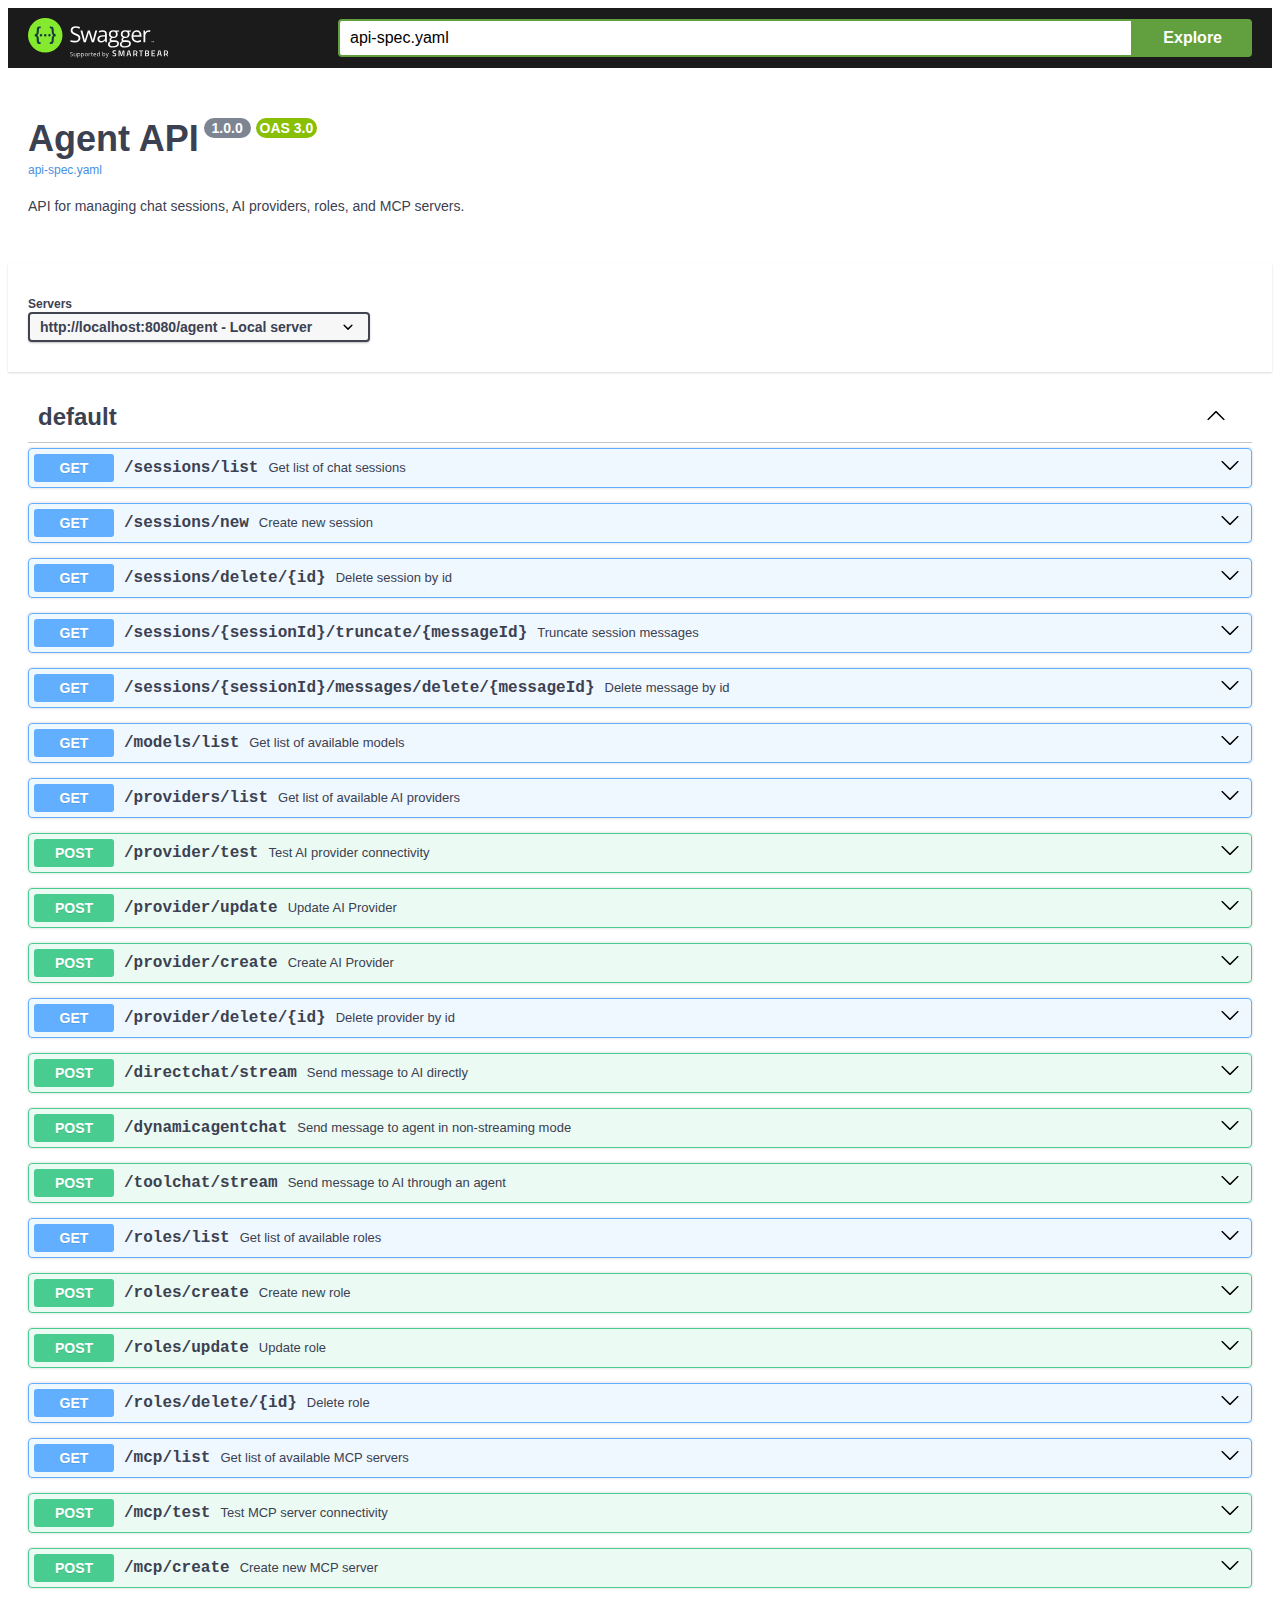
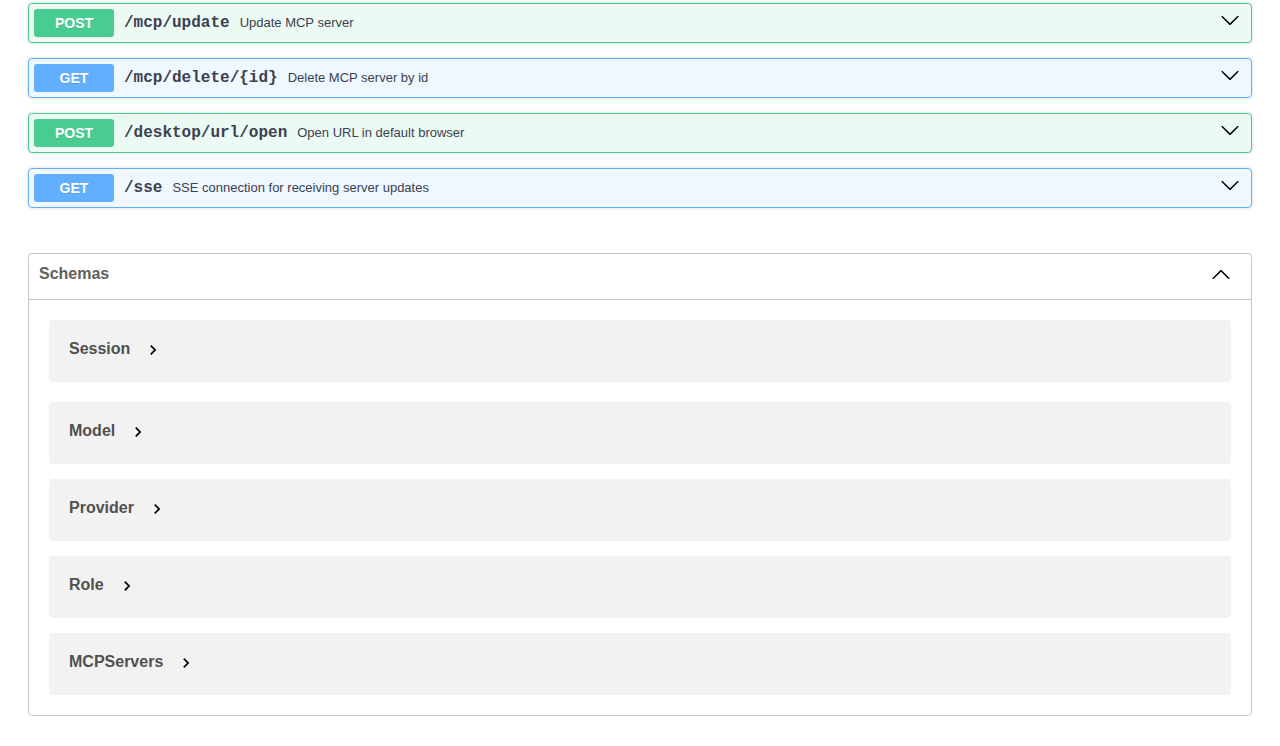
<file: docs/index.html>
<!DOCTYPE html>
<html lang="en">

<head>
    <meta charset="UTF-8">
    <title>API Documentation</title>
    <link rel="stylesheet" type="text/css" href="swagger-ui/swagger-ui.css" />
    <script src="swagger-ui/swagger-ui-bundle.js"></script>
    <script src="swagger-ui/swagger-ui-standalone-preset.js"></script>
</head>

<body>
    <div id="swagger-ui"></div>
    <script>
        window.onload = function () {
            const ui = SwaggerUIBundle({
                url: "api-spec.yaml",
                dom_id: '#swagger-ui',
                presets: [
                    SwaggerUIBundle.presets.apis,
                    SwaggerUIStandalonePreset
                ],
                layout: "StandaloneLayout"
            })
        }
    </script>
</body>

</html>
</file>
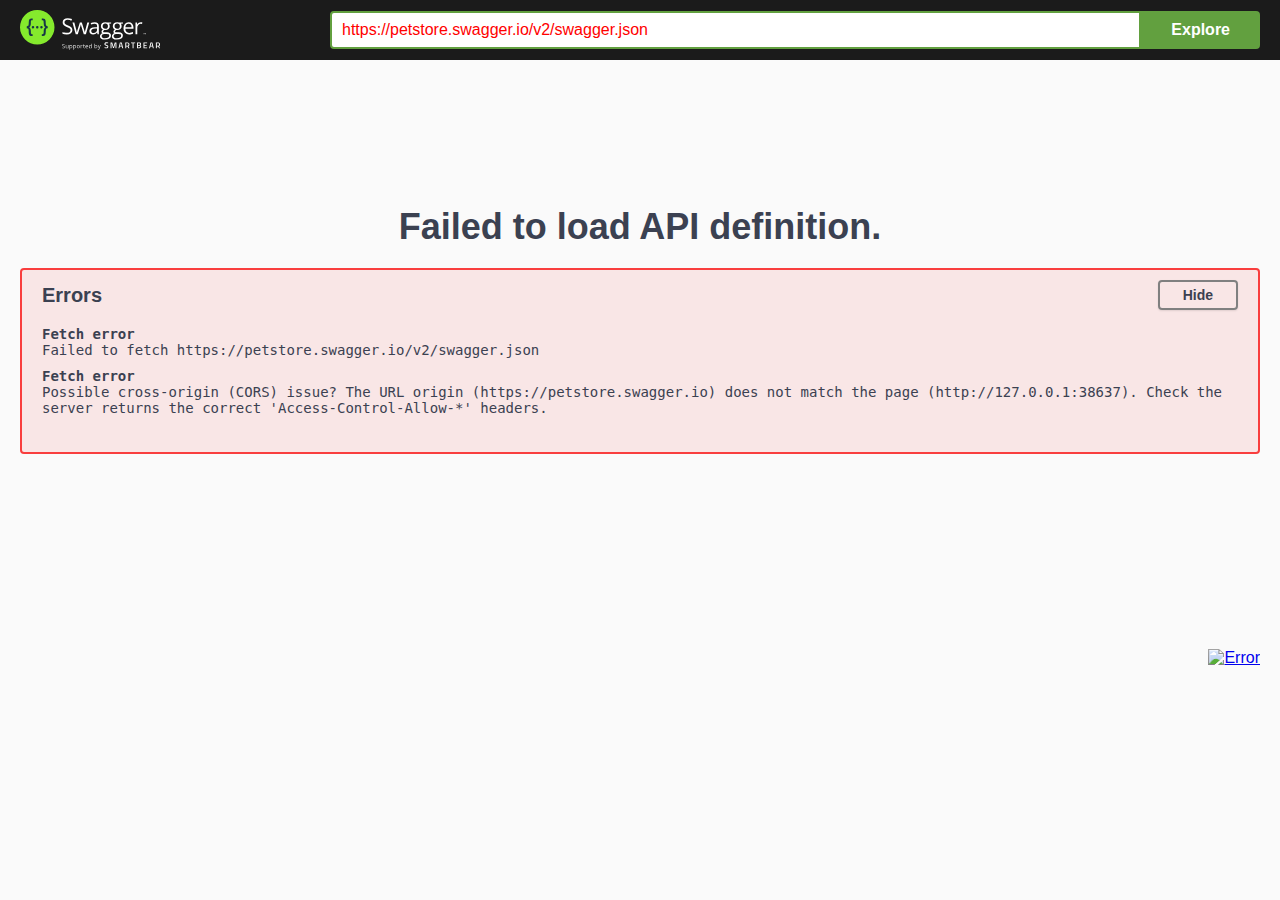
<file: docs/swagger-ui/index.html>
<!-- HTML for static distribution bundle build -->
<!DOCTYPE html>
<html lang="en">
  <head>
    <meta charset="UTF-8">
    <title>Swagger UI</title>
    <link rel="stylesheet" type="text/css" href="./swagger-ui.css" />
    <link rel="stylesheet" type="text/css" href="index.css" />
    <link rel="icon" type="image/png" href="./favicon-32x32.png" sizes="32x32" />
    <link rel="icon" type="image/png" href="./favicon-16x16.png" sizes="16x16" />
  </head>

  <body>
    <div id="swagger-ui"></div>
    <script src="./swagger-ui-bundle.js" charset="UTF-8"> </script>
    <script src="./swagger-ui-standalone-preset.js" charset="UTF-8"> </script>
    <script src="./swagger-initializer.js" charset="UTF-8"> </script>
  </body>
</html>
</file>
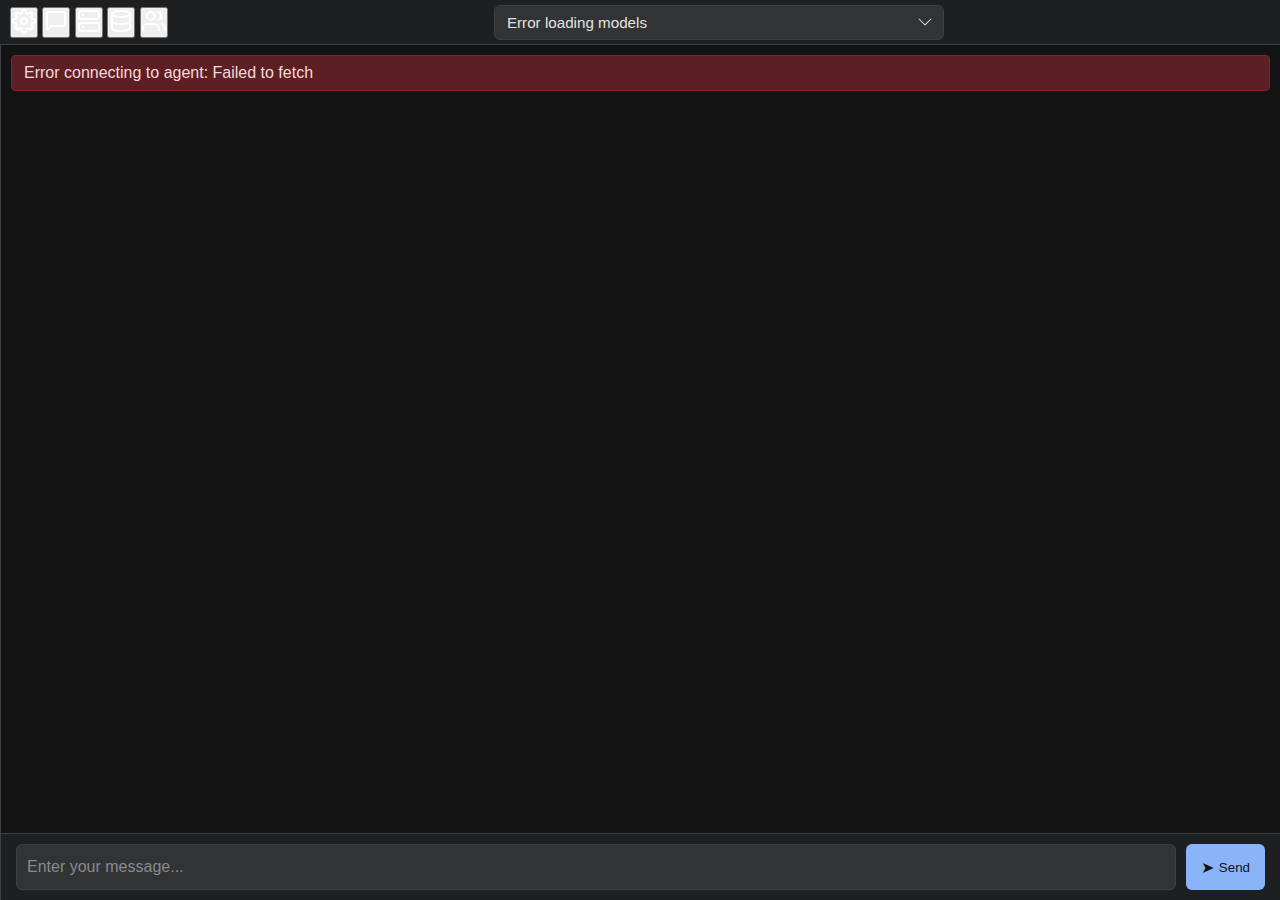
<file: internal/ui/index.html>
<!DOCTYPE html>
<html>

<head>
    <meta charset="UTF-8">
    <title>Chat UI</title>
    <link rel="stylesheet" href="styles.css">
    <link rel="stylesheet" href="syntax-theme.min.css">
</head>

<body>
    <div class="app-container">
        <!-- Top Panel -->
        <div class="top-panel">
            <!-- Tab Buttons moved here -->
            <div class="top-tab-container">
                <button class="top-tab-button" data-tab="tab1" title="Settings">
                    <img src="icons/settings.svg" alt="Settings">
                </button>
                <button class="top-tab-button" data-tab="tab2" title="Chat sessions">
                    <img src="icons/message-square.svg" alt="Chats">
                </button>
                <button class="top-tab-button" data-tab="tab3" title="MCP">
                    <img src="icons/server.svg" alt="MCP">
                </button>
                <button class="top-tab-button" data-tab="tab4" title="Models">
                    <img src="icons/database.svg" alt="Models">
                </button>
                <button class="top-tab-button" data-tab="tab5" title="Agent profiles">
                     <img src="icons/users.svg" alt="Agents">
                 </button>
            </div>
            <select id="modelSelector" class="model-selector">
                <option value="" disabled selected>Select a Model</option>
                <!-- Model options will be populated here -->
            </select>
            <!-- Sandwich button removed -->
        </div>

        <!-- Content Area (Side Panel + Main Chat) -->
        <div class="content-area">
            <!-- Side Panel -->
            <div id="sidePanel" class="side-panel">
                <div class="tab-content-container">
                    <div id="tab1" class="tab-content">
                        <div class="tab-content-header">
                            <span class="tab-content-title">Settings</span>
                        </div>
                    </div>
                    <div id="tab2" class="tab-content">
                        <div class="tab-content-header">
                            <span class="tab-content-title">Chat sessions</span>
                        </div>
                    </div>
                    <div id="tab3" class="tab-content">
                        <div class="tab-content-header">
                            <span class="tab-content-title">MCP servers & tools</span>
                        </div>
                    </div>
                    <div id="tab4" class="tab-content">
                        <div class="tab-content-header">
                            <span class="tab-content-title">Models</span>
                        </div>
                    </div>
                    <div id="tab5" class="tab-content">
                        <div class="tab-content-header">
                            <span class="tab-content-title">Agents</span>
                        </div>
                    </div>
                </div>
            </div>

            <!-- Main Chat Area -->
            <div id="mainChat" class="main-chat">
                <div id="chatView" class="chat-view">
                    <!-- Chat messages will appear here -->
                </div>
                <div class="chat-input-area">
                    <textarea id="chatInput" class="chat-input" placeholder="Enter your message..." rows="1"></textarea>
                    <button id="sendButton" class="send-button">Send</button>
                </div>
            </div>
        </div>
    </div>

    <script src="marked.min.js"></script>
    <script src="highlight.min.js"></script>
    <script src="app.js"></script>
</body>

</html>
</file>
<file: docs/swagger-ui/swagger-ui.css>
.swagger-ui{color:#3b4151;font-family:sans-serif}.swagger-ui html{line-height:1.15;-ms-text-size-adjust:100%;-webkit-text-size-adjust:100%}.swagger-ui body{margin:0}.swagger-ui article,.swagger-ui aside,.swagger-ui footer,.swagger-ui header,.swagger-ui nav,.swagger-ui section{display:block}.swagger-ui h1{font-size:2em;margin:.67em 0}.swagger-ui figcaption,.swagger-ui figure,.swagger-ui main{display:block}.swagger-ui figure{margin:1em 40px}.swagger-ui hr{box-sizing:content-box;height:0;overflow:visible}.swagger-ui pre{font-family:monospace,monospace;font-size:1em}.swagger-ui a{background-color:transparent;-webkit-text-decoration-skip:objects}.swagger-ui abbr[title]{border-bottom:none;text-decoration:underline;-webkit-text-decoration:underline dotted;text-decoration:underline dotted}.swagger-ui b,.swagger-ui strong{font-weight:inherit;font-weight:bolder}.swagger-ui code,.swagger-ui kbd,.swagger-ui samp{font-family:monospace,monospace;font-size:1em}.swagger-ui dfn{font-style:italic}.swagger-ui mark{background-color:#ff0;color:#000}.swagger-ui small{font-size:80%}.swagger-ui sub,.swagger-ui sup{font-size:75%;line-height:0;position:relative;vertical-align:baseline}.swagger-ui sub{bottom:-.25em}.swagger-ui sup{top:-.5em}.swagger-ui audio,.swagger-ui video{display:inline-block}.swagger-ui audio:not([controls]){display:none;height:0}.swagger-ui img{border-style:none}.swagger-ui svg:not(:root){overflow:hidden}.swagger-ui button,.swagger-ui input,.swagger-ui optgroup,.swagger-ui select,.swagger-ui textarea{font-family:sans-serif;font-size:100%;line-height:1.15;margin:0}.swagger-ui button,.swagger-ui input{overflow:visible}.swagger-ui button,.swagger-ui select{text-transform:none}.swagger-ui [type=reset],.swagger-ui [type=submit],.swagger-ui button,.swagger-ui html [type=button]{-webkit-appearance:button}.swagger-ui [type=button]::-moz-focus-inner,.swagger-ui [type=reset]::-moz-focus-inner,.swagger-ui [type=submit]::-moz-focus-inner,.swagger-ui button::-moz-focus-inner{border-style:none;padding:0}.swagger-ui [type=button]:-moz-focusring,.swagger-ui [type=reset]:-moz-focusring,.swagger-ui [type=submit]:-moz-focusring,.swagger-ui button:-moz-focusring{outline:1px dotted ButtonText}.swagger-ui fieldset{padding:.35em .75em .625em}.swagger-ui legend{box-sizing:border-box;color:inherit;display:table;max-width:100%;padding:0;white-space:normal}.swagger-ui progress{display:inline-block;vertical-align:baseline}.swagger-ui textarea{overflow:auto}.swagger-ui [type=checkbox],.swagger-ui [type=radio]{box-sizing:border-box;padding:0}.swagger-ui [type=number]::-webkit-inner-spin-button,.swagger-ui [type=number]::-webkit-outer-spin-button{height:auto}.swagger-ui [type=search]{-webkit-appearance:textfield;outline-offset:-2px}.swagger-ui [type=search]::-webkit-search-cancel-button,.swagger-ui [type=search]::-webkit-search-decoration{-webkit-appearance:none}.swagger-ui ::-webkit-file-upload-button{-webkit-appearance:button;font:inherit}.swagger-ui details,.swagger-ui menu{display:block}.swagger-ui summary{display:list-item}.swagger-ui canvas{display:inline-block}.swagger-ui [hidden],.swagger-ui template{display:none}.swagger-ui .debug *{outline:1px solid gold}.swagger-ui .debug-white *{outline:1px solid #fff}.swagger-ui .debug-black *{outline:1px solid #000}.swagger-ui .debug-grid{background:transparent url([data-uri]) repeat 0 0}.swagger-ui .debug-grid-16{background:transparent url([data-uri]) repeat 0 0}.swagger-ui .debug-grid-8-solid{background:#fff url([data-uri]) repeat 0 0}.swagger-ui .debug-grid-16-solid{background:#fff url([data-uri]) repeat 0 0}.swagger-ui .border-box,.swagger-ui a,.swagger-ui article,.swagger-ui body,.swagger-ui code,.swagger-ui dd,.swagger-ui div,.swagger-ui dl,.swagger-ui dt,.swagger-ui fieldset,.swagger-ui footer,.swagger-ui form,.swagger-ui h1,.swagger-ui h2,.swagger-ui h3,.swagger-ui h4,.swagger-ui h5,.swagger-ui h6,.swagger-ui header,.swagger-ui html,.swagger-ui input[type=email],.swagger-ui input[type=number],.swagger-ui input[type=password],.swagger-ui input[type=tel],.swagger-ui input[type=text],.swagger-ui input[type=url],.swagger-ui legend,.swagger-ui li,.swagger-ui main,.swagger-ui ol,.swagger-ui p,.swagger-ui pre,.swagger-ui section,.swagger-ui table,.swagger-ui td,.swagger-ui textarea,.swagger-ui th,.swagger-ui tr,.swagger-ui ul{box-sizing:border-box}.swagger-ui .aspect-ratio{height:0;position:relative}.swagger-ui .aspect-ratio--16x9{padding-bottom:56.25%}.swagger-ui .aspect-ratio--9x16{padding-bottom:177.77%}.swagger-ui .aspect-ratio--4x3{padding-bottom:75%}.swagger-ui .aspect-ratio--3x4{padding-bottom:133.33%}.swagger-ui .aspect-ratio--6x4{padding-bottom:66.6%}.swagger-ui .aspect-ratio--4x6{padding-bottom:150%}.swagger-ui .aspect-ratio--8x5{padding-bottom:62.5%}.swagger-ui .aspect-ratio--5x8{padding-bottom:160%}.swagger-ui .aspect-ratio--7x5{padding-bottom:71.42%}.swagger-ui .aspect-ratio--5x7{padding-bottom:140%}.swagger-ui .aspect-ratio--1x1{padding-bottom:100%}.swagger-ui .aspect-ratio--object{bottom:0;height:100%;left:0;position:absolute;right:0;top:0;width:100%;z-index:100}@media screen and (min-width:30em){.swagger-ui .aspect-ratio-ns{height:0;position:relative}.swagger-ui .aspect-ratio--16x9-ns{padding-bottom:56.25%}.swagger-ui .aspect-ratio--9x16-ns{padding-bottom:177.77%}.swagger-ui .aspect-ratio--4x3-ns{padding-bottom:75%}.swagger-ui .aspect-ratio--3x4-ns{padding-bottom:133.33%}.swagger-ui .aspect-ratio--6x4-ns{padding-bottom:66.6%}.swagger-ui .aspect-ratio--4x6-ns{padding-bottom:150%}.swagger-ui .aspect-ratio--8x5-ns{padding-bottom:62.5%}.swagger-ui .aspect-ratio--5x8-ns{padding-bottom:160%}.swagger-ui .aspect-ratio--7x5-ns{padding-bottom:71.42%}.swagger-ui .aspect-ratio--5x7-ns{padding-bottom:140%}.swagger-ui .aspect-ratio--1x1-ns{padding-bottom:100%}.swagger-ui .aspect-ratio--object-ns{bottom:0;height:100%;left:0;position:absolute;right:0;top:0;width:100%;z-index:100}}@media screen and (min-width:30em)and (max-width:60em){.swagger-ui .aspect-ratio-m{height:0;position:relative}.swagger-ui .aspect-ratio--16x9-m{padding-bottom:56.25%}.swagger-ui .aspect-ratio--9x16-m{padding-bottom:177.77%}.swagger-ui .aspect-ratio--4x3-m{padding-bottom:75%}.swagger-ui .aspect-ratio--3x4-m{padding-bottom:133.33%}.swagger-ui .aspect-ratio--6x4-m{padding-bottom:66.6%}.swagger-ui .aspect-ratio--4x6-m{padding-bottom:150%}.swagger-ui .aspect-ratio--8x5-m{padding-bottom:62.5%}.swagger-ui .aspect-ratio--5x8-m{padding-bottom:160%}.swagger-ui .aspect-ratio--7x5-m{padding-bottom:71.42%}.swagger-ui .aspect-ratio--5x7-m{padding-bottom:140%}.swagger-ui .aspect-ratio--1x1-m{padding-bottom:100%}.swagger-ui .aspect-ratio--object-m{bottom:0;height:100%;left:0;position:absolute;right:0;top:0;width:100%;z-index:100}}@media screen and (min-width:60em){.swagger-ui .aspect-ratio-l{height:0;position:relative}.swagger-ui .aspect-ratio--16x9-l{padding-bottom:56.25%}.swagger-ui .aspect-ratio--9x16-l{padding-bottom:177.77%}.swagger-ui .aspect-ratio--4x3-l{padding-bottom:75%}.swagger-ui .aspect-ratio--3x4-l{padding-bottom:133.33%}.swagger-ui .aspect-ratio--6x4-l{padding-bottom:66.6%}.swagger-ui .aspect-ratio--4x6-l{padding-bottom:150%}.swagger-ui .aspect-ratio--8x5-l{padding-bottom:62.5%}.swagger-ui .aspect-ratio--5x8-l{padding-bottom:160%}.swagger-ui .aspect-ratio--7x5-l{padding-bottom:71.42%}.swagger-ui .aspect-ratio--5x7-l{padding-bottom:140%}.swagger-ui .aspect-ratio--1x1-l{padding-bottom:100%}.swagger-ui .aspect-ratio--object-l{bottom:0;height:100%;left:0;position:absolute;right:0;top:0;width:100%;z-index:100}}.swagger-ui img{max-width:100%}.swagger-ui .cover{background-size:cover!important}.swagger-ui .contain{background-size:contain!important}@media screen and (min-width:30em){.swagger-ui .cover-ns{background-size:cover!important}.swagger-ui .contain-ns{background-size:contain!important}}@media screen and (min-width:30em)and (max-width:60em){.swagger-ui .cover-m{background-size:cover!important}.swagger-ui .contain-m{background-size:contain!important}}@media screen and (min-width:60em){.swagger-ui .cover-l{background-size:cover!important}.swagger-ui .contain-l{background-size:contain!important}}.swagger-ui .bg-center{background-position:50%;background-repeat:no-repeat}.swagger-ui .bg-top{background-position:top;background-repeat:no-repeat}.swagger-ui .bg-right{background-position:100%;background-repeat:no-repeat}.swagger-ui .bg-bottom{background-position:bottom;background-repeat:no-repeat}.swagger-ui .bg-left{background-position:0;background-repeat:no-repeat}@media screen and (min-width:30em){.swagger-ui .bg-center-ns{background-position:50%;background-repeat:no-repeat}.swagger-ui .bg-top-ns{background-position:top;background-repeat:no-repeat}.swagger-ui .bg-right-ns{background-position:100%;background-repeat:no-repeat}.swagger-ui .bg-bottom-ns{background-position:bottom;background-repeat:no-repeat}.swagger-ui .bg-left-ns{background-position:0;background-repeat:no-repeat}}@media screen and (min-width:30em)and (max-width:60em){.swagger-ui .bg-center-m{background-position:50%;background-repeat:no-repeat}.swagger-ui .bg-top-m{background-position:top;background-repeat:no-repeat}.swagger-ui .bg-right-m{background-position:100%;background-repeat:no-repeat}.swagger-ui .bg-bottom-m{background-position:bottom;background-repeat:no-repeat}.swagger-ui .bg-left-m{background-position:0;background-repeat:no-repeat}}@media screen and (min-width:60em){.swagger-ui .bg-center-l{background-position:50%;background-repeat:no-repeat}.swagger-ui .bg-top-l{background-position:top;background-repeat:no-repeat}.swagger-ui .bg-right-l{background-position:100%;background-repeat:no-repeat}.swagger-ui .bg-bottom-l{background-position:bottom;background-repeat:no-repeat}.swagger-ui .bg-left-l{background-position:0;background-repeat:no-repeat}}.swagger-ui .outline{outline:1px solid}.swagger-ui .outline-transparent{outline:1px solid transparent}.swagger-ui .outline-0{outline:0}@media screen and (min-width:30em){.swagger-ui .outline-ns{outline:1px solid}.swagger-ui .outline-transparent-ns{outline:1px solid transparent}.swagger-ui .outline-0-ns{outline:0}}@media screen and (min-width:30em)and (max-width:60em){.swagger-ui .outline-m{outline:1px solid}.swagger-ui .outline-transparent-m{outline:1px solid transparent}.swagger-ui .outline-0-m{outline:0}}@media screen and (min-width:60em){.swagger-ui .outline-l{outline:1px solid}.swagger-ui .outline-transparent-l{outline:1px solid transparent}.swagger-ui .outline-0-l{outline:0}}.swagger-ui .ba{border-style:solid;border-width:1px}.swagger-ui .bt{border-top-style:solid;border-top-width:1px}.swagger-ui .br{border-right-style:solid;border-right-width:1px}.swagger-ui .bb{border-bottom-style:solid;border-bottom-width:1px}.swagger-ui .bl{border-left-style:solid;border-left-width:1px}.swagger-ui .bn{border-style:none;border-width:0}@media screen and (min-width:30em){.swagger-ui .ba-ns{border-style:solid;border-width:1px}.swagger-ui .bt-ns{border-top-style:solid;border-top-width:1px}.swagger-ui .br-ns{border-right-style:solid;border-right-width:1px}.swagger-ui .bb-ns{border-bottom-style:solid;border-bottom-width:1px}.swagger-ui .bl-ns{border-left-style:solid;border-left-width:1px}.swagger-ui .bn-ns{border-style:none;border-width:0}}@media screen and (min-width:30em)and (max-width:60em){.swagger-ui .ba-m{border-style:solid;border-width:1px}.swagger-ui .bt-m{border-top-style:solid;border-top-width:1px}.swagger-ui .br-m{border-right-style:solid;border-right-width:1px}.swagger-ui .bb-m{border-bottom-style:solid;border-bottom-width:1px}.swagger-ui .bl-m{border-left-style:solid;border-left-width:1px}.swagger-ui .bn-m{border-style:none;border-width:0}}@media screen and (min-width:60em){.swagger-ui .ba-l{border-style:solid;border-width:1px}.swagger-ui .bt-l{border-top-style:solid;border-top-width:1px}.swagger-ui .br-l{border-right-style:solid;border-right-width:1px}.swagger-ui .bb-l{border-bottom-style:solid;border-bottom-width:1px}.swagger-ui .bl-l{border-left-style:solid;border-left-width:1px}.swagger-ui .bn-l{border-style:none;border-width:0}}.swagger-ui .b--black{border-color:#000}.swagger-ui .b--near-black{border-color:#111}.swagger-ui .b--dark-gray{border-color:#333}.swagger-ui .b--mid-gray{border-color:#555}.swagger-ui .b--gray{border-color:#777}.swagger-ui .b--silver{border-color:#999}.swagger-ui .b--light-silver{border-color:#aaa}.swagger-ui .b--moon-gray{border-color:#ccc}.swagger-ui .b--light-gray{border-color:#eee}.swagger-ui .b--near-white{border-color:#f4f4f4}.swagger-ui .b--white{border-color:#fff}.swagger-ui .b--white-90{border-color:hsla(0,0%,100%,.9)}.swagger-ui .b--white-80{border-color:hsla(0,0%,100%,.8)}.swagger-ui .b--white-70{border-color:hsla(0,0%,100%,.7)}.swagger-ui .b--white-60{border-color:hsla(0,0%,100%,.6)}.swagger-ui .b--white-50{border-color:hsla(0,0%,100%,.5)}.swagger-ui .b--white-40{border-color:hsla(0,0%,100%,.4)}.swagger-ui .b--white-30{border-color:hsla(0,0%,100%,.3)}.swagger-ui .b--white-20{border-color:hsla(0,0%,100%,.2)}.swagger-ui .b--white-10{border-color:hsla(0,0%,100%,.1)}.swagger-ui .b--white-05{border-color:hsla(0,0%,100%,.05)}.swagger-ui .b--white-025{border-color:hsla(0,0%,100%,.025)}.swagger-ui .b--white-0125{border-color:hsla(0,0%,100%,.013)}.swagger-ui .b--black-90{border-color:rgba(0,0,0,.9)}.swagger-ui .b--black-80{border-color:rgba(0,0,0,.8)}.swagger-ui .b--black-70{border-color:rgba(0,0,0,.7)}.swagger-ui .b--black-60{border-color:rgba(0,0,0,.6)}.swagger-ui .b--black-50{border-color:rgba(0,0,0,.5)}.swagger-ui .b--black-40{border-color:rgba(0,0,0,.4)}.swagger-ui .b--black-30{border-color:rgba(0,0,0,.3)}.swagger-ui .b--black-20{border-color:rgba(0,0,0,.2)}.swagger-ui .b--black-10{border-color:rgba(0,0,0,.1)}.swagger-ui .b--black-05{border-color:rgba(0,0,0,.05)}.swagger-ui .b--black-025{border-color:rgba(0,0,0,.025)}.swagger-ui .b--black-0125{border-color:rgba(0,0,0,.013)}.swagger-ui .b--dark-red{border-color:#e7040f}.swagger-ui .b--red{border-color:#ff4136}.swagger-ui .b--light-red{border-color:#ff725c}.swagger-ui .b--orange{border-color:#ff6300}.swagger-ui .b--gold{border-color:#ffb700}.swagger-ui .b--yellow{border-color:gold}.swagger-ui .b--light-yellow{border-color:#fbf1a9}.swagger-ui .b--purple{border-color:#5e2ca5}.swagger-ui .b--light-purple{border-color:#a463f2}.swagger-ui .b--dark-pink{border-color:#d5008f}.swagger-ui .b--hot-pink{border-color:#ff41b4}.swagger-ui .b--pink{border-color:#ff80cc}.swagger-ui .b--light-pink{border-color:#ffa3d7}.swagger-ui .b--dark-green{border-color:#137752}.swagger-ui .b--green{border-color:#19a974}.swagger-ui .b--light-green{border-color:#9eebcf}.swagger-ui .b--navy{border-color:#001b44}.swagger-ui .b--dark-blue{border-color:#00449e}.swagger-ui .b--blue{border-color:#357edd}.swagger-ui .b--light-blue{border-color:#96ccff}.swagger-ui .b--lightest-blue{border-color:#cdecff}.swagger-ui .b--washed-blue{border-color:#f6fffe}.swagger-ui .b--washed-green{border-color:#e8fdf5}.swagger-ui .b--washed-yellow{border-color:#fffceb}.swagger-ui .b--washed-red{border-color:#ffdfdf}.swagger-ui .b--transparent{border-color:transparent}.swagger-ui .b--inherit{border-color:inherit}.swagger-ui .br0{border-radius:0}.swagger-ui .br1{border-radius:.125rem}.swagger-ui .br2{border-radius:.25rem}.swagger-ui .br3{border-radius:.5rem}.swagger-ui .br4{border-radius:1rem}.swagger-ui .br-100{border-radius:100%}.swagger-ui .br-pill{border-radius:9999px}.swagger-ui .br--bottom{border-top-left-radius:0;border-top-right-radius:0}.swagger-ui .br--top{border-bottom-left-radius:0;border-bottom-right-radius:0}.swagger-ui .br--right{border-bottom-left-radius:0;border-top-left-radius:0}.swagger-ui .br--left{border-bottom-right-radius:0;border-top-right-radius:0}@media screen and (min-width:30em){.swagger-ui .br0-ns{border-radius:0}.swagger-ui .br1-ns{border-radius:.125rem}.swagger-ui .br2-ns{border-radius:.25rem}.swagger-ui .br3-ns{border-radius:.5rem}.swagger-ui .br4-ns{border-radius:1rem}.swagger-ui .br-100-ns{border-radius:100%}.swagger-ui .br-pill-ns{border-radius:9999px}.swagger-ui .br--bottom-ns{border-top-left-radius:0;border-top-right-radius:0}.swagger-ui .br--top-ns{border-bottom-left-radius:0;border-bottom-right-radius:0}.swagger-ui .br--right-ns{border-bottom-left-radius:0;border-top-left-radius:0}.swagger-ui .br--left-ns{border-bottom-right-radius:0;border-top-right-radius:0}}@media screen and (min-width:30em)and (max-width:60em){.swagger-ui .br0-m{border-radius:0}.swagger-ui .br1-m{border-radius:.125rem}.swagger-ui .br2-m{border-radius:.25rem}.swagger-ui .br3-m{border-radius:.5rem}.swagger-ui .br4-m{border-radius:1rem}.swagger-ui .br-100-m{border-radius:100%}.swagger-ui .br-pill-m{border-radius:9999px}.swagger-ui .br--bottom-m{border-top-left-radius:0;border-top-right-radius:0}.swagger-ui .br--top-m{border-bottom-left-radius:0;border-bottom-right-radius:0}.swagger-ui .br--right-m{border-bottom-left-radius:0;border-top-left-radius:0}.swagger-ui .br--left-m{border-bottom-right-radius:0;border-top-right-radius:0}}@media screen and (min-width:60em){.swagger-ui .br0-l{border-radius:0}.swagger-ui .br1-l{border-radius:.125rem}.swagger-ui .br2-l{border-radius:.25rem}.swagger-ui .br3-l{border-radius:.5rem}.swagger-ui .br4-l{border-radius:1rem}.swagger-ui .br-100-l{border-radius:100%}.swagger-ui .br-pill-l{border-radius:9999px}.swagger-ui .br--bottom-l{border-top-left-radius:0;border-top-right-radius:0}.swagger-ui .br--top-l{border-bottom-left-radius:0;border-bottom-right-radius:0}.swagger-ui .br--right-l{border-bottom-left-radius:0;border-top-left-radius:0}.swagger-ui .br--left-l{border-bottom-right-radius:0;border-top-right-radius:0}}.swagger-ui .b--dotted{border-style:dotted}.swagger-ui .b--dashed{border-style:dashed}.swagger-ui .b--solid{border-style:solid}.swagger-ui .b--none{border-style:none}@media screen and (min-width:30em){.swagger-ui .b--dotted-ns{border-style:dotted}.swagger-ui .b--dashed-ns{border-style:dashed}.swagger-ui .b--solid-ns{border-style:solid}.swagger-ui .b--none-ns{border-style:none}}@media screen and (min-width:30em)and (max-width:60em){.swagger-ui .b--dotted-m{border-style:dotted}.swagger-ui .b--dashed-m{border-style:dashed}.swagger-ui .b--solid-m{border-style:solid}.swagger-ui .b--none-m{border-style:none}}@media screen and (min-width:60em){.swagger-ui .b--dotted-l{border-style:dotted}.swagger-ui .b--dashed-l{border-style:dashed}.swagger-ui .b--solid-l{border-style:solid}.swagger-ui .b--none-l{border-style:none}}.swagger-ui .bw0{border-width:0}.swagger-ui .bw1{border-width:.125rem}.swagger-ui .bw2{border-width:.25rem}.swagger-ui .bw3{border-width:.5rem}.swagger-ui .bw4{border-width:1rem}.swagger-ui .bw5{border-width:2rem}.swagger-ui .bt-0{border-top-width:0}.swagger-ui .br-0{border-right-width:0}.swagger-ui .bb-0{border-bottom-width:0}.swagger-ui .bl-0{border-left-width:0}@media screen and (min-width:30em){.swagger-ui .bw0-ns{border-width:0}.swagger-ui .bw1-ns{border-width:.125rem}.swagger-ui .bw2-ns{border-width:.25rem}.swagger-ui .bw3-ns{border-width:.5rem}.swagger-ui .bw4-ns{border-width:1rem}.swagger-ui .bw5-ns{border-width:2rem}.swagger-ui .bt-0-ns{border-top-width:0}.swagger-ui .br-0-ns{border-right-width:0}.swagger-ui .bb-0-ns{border-bottom-width:0}.swagger-ui .bl-0-ns{border-left-width:0}}@media screen and (min-width:30em)and (max-width:60em){.swagger-ui .bw0-m{border-width:0}.swagger-ui .bw1-m{border-width:.125rem}.swagger-ui .bw2-m{border-width:.25rem}.swagger-ui .bw3-m{border-width:.5rem}.swagger-ui .bw4-m{border-width:1rem}.swagger-ui .bw5-m{border-width:2rem}.swagger-ui .bt-0-m{border-top-width:0}.swagger-ui .br-0-m{border-right-width:0}.swagger-ui .bb-0-m{border-bottom-width:0}.swagger-ui .bl-0-m{border-left-width:0}}@media screen and (min-width:60em){.swagger-ui .bw0-l{border-width:0}.swagger-ui .bw1-l{border-width:.125rem}.swagger-ui .bw2-l{border-width:.25rem}.swagger-ui .bw3-l{border-width:.5rem}.swagger-ui .bw4-l{border-width:1rem}.swagger-ui .bw5-l{border-width:2rem}.swagger-ui .bt-0-l{border-top-width:0}.swagger-ui .br-0-l{border-right-width:0}.swagger-ui .bb-0-l{border-bottom-width:0}.swagger-ui .bl-0-l{border-left-width:0}}.swagger-ui .shadow-1{box-shadow:0 0 4px 2px rgba(0,0,0,.2)}.swagger-ui .shadow-2{box-shadow:0 0 8px 2px rgba(0,0,0,.2)}.swagger-ui .shadow-3{box-shadow:2px 2px 4px 2px rgba(0,0,0,.2)}.swagger-ui .shadow-4{box-shadow:2px 2px 8px 0 rgba(0,0,0,.2)}.swagger-ui .shadow-5{box-shadow:4px 4px 8px 0 rgba(0,0,0,.2)}@media screen and (min-width:30em){.swagger-ui .shadow-1-ns{box-shadow:0 0 4px 2px rgba(0,0,0,.2)}.swagger-ui .shadow-2-ns{box-shadow:0 0 8px 2px rgba(0,0,0,.2)}.swagger-ui .shadow-3-ns{box-shadow:2px 2px 4px 2px rgba(0,0,0,.2)}.swagger-ui .shadow-4-ns{box-shadow:2px 2px 8px 0 rgba(0,0,0,.2)}.swagger-ui .shadow-5-ns{box-shadow:4px 4px 8px 0 rgba(0,0,0,.2)}}@media screen and (min-width:30em)and (max-width:60em){.swagger-ui .shadow-1-m{box-shadow:0 0 4px 2px rgba(0,0,0,.2)}.swagger-ui .shadow-2-m{box-shadow:0 0 8px 2px rgba(0,0,0,.2)}.swagger-ui .shadow-3-m{box-shadow:2px 2px 4px 2px rgba(0,0,0,.2)}.swagger-ui .shadow-4-m{box-shadow:2px 2px 8px 0 rgba(0,0,0,.2)}.swagger-ui .shadow-5-m{box-shadow:4px 4px 8px 0 rgba(0,0,0,.2)}}@media screen and (min-width:60em){.swagger-ui .shadow-1-l{box-shadow:0 0 4px 2px rgba(0,0,0,.2)}.swagger-ui .shadow-2-l{box-shadow:0 0 8px 2px rgba(0,0,0,.2)}.swagger-ui .shadow-3-l{box-shadow:2px 2px 4px 2px rgba(0,0,0,.2)}.swagger-ui .shadow-4-l{box-shadow:2px 2px 8px 0 rgba(0,0,0,.2)}.swagger-ui .shadow-5-l{box-shadow:4px 4px 8px 0 rgba(0,0,0,.2)}}.swagger-ui .pre{overflow-x:auto;overflow-y:hidden;overflow:scroll}.swagger-ui .top-0{top:0}.swagger-ui .right-0{right:0}.swagger-ui .bottom-0{bottom:0}.swagger-ui .left-0{left:0}.swagger-ui .top-1{top:1rem}.swagger-ui .right-1{right:1rem}.swagger-ui .bottom-1{bottom:1rem}.swagger-ui .left-1{left:1rem}.swagger-ui .top-2{top:2rem}.swagger-ui .right-2{right:2rem}.swagger-ui .bottom-2{bottom:2rem}.swagger-ui .left-2{left:2rem}.swagger-ui .top--1{top:-1rem}.swagger-ui .right--1{right:-1rem}.swagger-ui .bottom--1{bottom:-1rem}.swagger-ui .left--1{left:-1rem}.swagger-ui .top--2{top:-2rem}.swagger-ui .right--2{right:-2rem}.swagger-ui .bottom--2{bottom:-2rem}.swagger-ui .left--2{left:-2rem}.swagger-ui .absolute--fill{bottom:0;left:0;right:0;top:0}@media screen and (min-width:30em){.swagger-ui .top-0-ns{top:0}.swagger-ui .left-0-ns{left:0}.swagger-ui .right-0-ns{right:0}.swagger-ui .bottom-0-ns{bottom:0}.swagger-ui .top-1-ns{top:1rem}.swagger-ui .left-1-ns{left:1rem}.swagger-ui .right-1-ns{right:1rem}.swagger-ui .bottom-1-ns{bottom:1rem}.swagger-ui .top-2-ns{top:2rem}.swagger-ui .left-2-ns{left:2rem}.swagger-ui .right-2-ns{right:2rem}.swagger-ui .bottom-2-ns{bottom:2rem}.swagger-ui .top--1-ns{top:-1rem}.swagger-ui .right--1-ns{right:-1rem}.swagger-ui .bottom--1-ns{bottom:-1rem}.swagger-ui .left--1-ns{left:-1rem}.swagger-ui .top--2-ns{top:-2rem}.swagger-ui .right--2-ns{right:-2rem}.swagger-ui .bottom--2-ns{bottom:-2rem}.swagger-ui .left--2-ns{left:-2rem}.swagger-ui .absolute--fill-ns{bottom:0;left:0;right:0;top:0}}@media screen and (min-width:30em)and (max-width:60em){.swagger-ui .top-0-m{top:0}.swagger-ui .left-0-m{left:0}.swagger-ui .right-0-m{right:0}.swagger-ui .bottom-0-m{bottom:0}.swagger-ui .top-1-m{top:1rem}.swagger-ui .left-1-m{left:1rem}.swagger-ui .right-1-m{right:1rem}.swagger-ui .bottom-1-m{bottom:1rem}.swagger-ui .top-2-m{top:2rem}.swagger-ui .left-2-m{left:2rem}.swagger-ui .right-2-m{right:2rem}.swagger-ui .bottom-2-m{bottom:2rem}.swagger-ui .top--1-m{top:-1rem}.swagger-ui .right--1-m{right:-1rem}.swagger-ui .bottom--1-m{bottom:-1rem}.swagger-ui .left--1-m{left:-1rem}.swagger-ui .top--2-m{top:-2rem}.swagger-ui .right--2-m{right:-2rem}.swagger-ui .bottom--2-m{bottom:-2rem}.swagger-ui .left--2-m{left:-2rem}.swagger-ui .absolute--fill-m{bottom:0;left:0;right:0;top:0}}@media screen and (min-width:60em){.swagger-ui .top-0-l{top:0}.swagger-ui .left-0-l{left:0}.swagger-ui .right-0-l{right:0}.swagger-ui .bottom-0-l{bottom:0}.swagger-ui .top-1-l{top:1rem}.swagger-ui .left-1-l{left:1rem}.swagger-ui .right-1-l{right:1rem}.swagger-ui .bottom-1-l{bottom:1rem}.swagger-ui .top-2-l{top:2rem}.swagger-ui .left-2-l{left:2rem}.swagger-ui .right-2-l{right:2rem}.swagger-ui .bottom-2-l{bottom:2rem}.swagger-ui .top--1-l{top:-1rem}.swagger-ui .right--1-l{right:-1rem}.swagger-ui .bottom--1-l{bottom:-1rem}.swagger-ui .left--1-l{left:-1rem}.swagger-ui .top--2-l{top:-2rem}.swagger-ui .right--2-l{right:-2rem}.swagger-ui .bottom--2-l{bottom:-2rem}.swagger-ui .left--2-l{left:-2rem}.swagger-ui .absolute--fill-l{bottom:0;left:0;right:0;top:0}}.swagger-ui .cf:after,.swagger-ui .cf:before{content:" ";display:table}.swagger-ui .cf:after{clear:both}.swagger-ui .cf{zoom:1}.swagger-ui .cl{clear:left}.swagger-ui .cr{clear:right}.swagger-ui .cb{clear:both}.swagger-ui .cn{clear:none}@media screen and (min-width:30em){.swagger-ui .cl-ns{clear:left}.swagger-ui .cr-ns{clear:right}.swagger-ui .cb-ns{clear:both}.swagger-ui .cn-ns{clear:none}}@media screen and (min-width:30em)and (max-width:60em){.swagger-ui .cl-m{clear:left}.swagger-ui .cr-m{clear:right}.swagger-ui .cb-m{clear:both}.swagger-ui .cn-m{clear:none}}@media screen and (min-width:60em){.swagger-ui .cl-l{clear:left}.swagger-ui .cr-l{clear:right}.swagger-ui .cb-l{clear:both}.swagger-ui .cn-l{clear:none}}.swagger-ui .flex{display:flex}.swagger-ui .inline-flex{display:inline-flex}.swagger-ui .flex-auto{flex:1 1 auto;min-height:0;min-width:0}.swagger-ui .flex-none{flex:none}.swagger-ui .flex-column{flex-direction:column}.swagger-ui .flex-row{flex-direction:row}.swagger-ui .flex-wrap{flex-wrap:wrap}.swagger-ui .flex-nowrap{flex-wrap:nowrap}.swagger-ui .flex-wrap-reverse{flex-wrap:wrap-reverse}.swagger-ui .flex-column-reverse{flex-direction:column-reverse}.swagger-ui .flex-row-reverse{flex-direction:row-reverse}.swagger-ui .items-start{align-items:flex-start}.swagger-ui .items-end{align-items:flex-end}.swagger-ui .items-center{align-items:center}.swagger-ui .items-baseline{align-items:baseline}.swagger-ui .items-stretch{align-items:stretch}.swagger-ui .self-start{align-self:flex-start}.swagger-ui .self-end{align-self:flex-end}.swagger-ui .self-center{align-self:center}.swagger-ui .self-baseline{align-self:baseline}.swagger-ui .self-stretch{align-self:stretch}.swagger-ui .justify-start{justify-content:flex-start}.swagger-ui .justify-end{justify-content:flex-end}.swagger-ui .justify-center{justify-content:center}.swagger-ui .justify-between{justify-content:space-between}.swagger-ui .justify-around{justify-content:space-around}.swagger-ui .content-start{align-content:flex-start}.swagger-ui .content-end{align-content:flex-end}.swagger-ui .content-center{align-content:center}.swagger-ui .content-between{align-content:space-between}.swagger-ui .content-around{align-content:space-around}.swagger-ui .content-stretch{align-content:stretch}.swagger-ui .order-0{order:0}.swagger-ui .order-1{order:1}.swagger-ui .order-2{order:2}.swagger-ui .order-3{order:3}.swagger-ui .order-4{order:4}.swagger-ui .order-5{order:5}.swagger-ui .order-6{order:6}.swagger-ui .order-7{order:7}.swagger-ui .order-8{order:8}.swagger-ui .order-last{order:99999}.swagger-ui .flex-grow-0{flex-grow:0}.swagger-ui .flex-grow-1{flex-grow:1}.swagger-ui .flex-shrink-0{flex-shrink:0}.swagger-ui .flex-shrink-1{flex-shrink:1}@media screen and (min-width:30em){.swagger-ui .flex-ns{display:flex}.swagger-ui .inline-flex-ns{display:inline-flex}.swagger-ui .flex-auto-ns{flex:1 1 auto;min-height:0;min-width:0}.swagger-ui .flex-none-ns{flex:none}.swagger-ui .flex-column-ns{flex-direction:column}.swagger-ui .flex-row-ns{flex-direction:row}.swagger-ui .flex-wrap-ns{flex-wrap:wrap}.swagger-ui .flex-nowrap-ns{flex-wrap:nowrap}.swagger-ui .flex-wrap-reverse-ns{flex-wrap:wrap-reverse}.swagger-ui .flex-column-reverse-ns{flex-direction:column-reverse}.swagger-ui .flex-row-reverse-ns{flex-direction:row-reverse}.swagger-ui .items-start-ns{align-items:flex-start}.swagger-ui .items-end-ns{align-items:flex-end}.swagger-ui .items-center-ns{align-items:center}.swagger-ui .items-baseline-ns{align-items:baseline}.swagger-ui .items-stretch-ns{align-items:stretch}.swagger-ui .self-start-ns{align-self:flex-start}.swagger-ui .self-end-ns{align-self:flex-end}.swagger-ui .self-center-ns{align-self:center}.swagger-ui .self-baseline-ns{align-self:baseline}.swagger-ui .self-stretch-ns{align-self:stretch}.swagger-ui .justify-start-ns{justify-content:flex-start}.swagger-ui .justify-end-ns{justify-content:flex-end}.swagger-ui .justify-center-ns{justify-content:center}.swagger-ui .justify-between-ns{justify-content:space-between}.swagger-ui .justify-around-ns{justify-content:space-around}.swagger-ui .content-start-ns{align-content:flex-start}.swagger-ui .content-end-ns{align-content:flex-end}.swagger-ui .content-center-ns{align-content:center}.swagger-ui .content-between-ns{align-content:space-between}.swagger-ui .content-around-ns{align-content:space-around}.swagger-ui .content-stretch-ns{align-content:stretch}.swagger-ui .order-0-ns{order:0}.swagger-ui .order-1-ns{order:1}.swagger-ui .order-2-ns{order:2}.swagger-ui .order-3-ns{order:3}.swagger-ui .order-4-ns{order:4}.swagger-ui .order-5-ns{order:5}.swagger-ui .order-6-ns{order:6}.swagger-ui .order-7-ns{order:7}.swagger-ui .order-8-ns{order:8}.swagger-ui .order-last-ns{order:99999}.swagger-ui .flex-grow-0-ns{flex-grow:0}.swagger-ui .flex-grow-1-ns{flex-grow:1}.swagger-ui .flex-shrink-0-ns{flex-shrink:0}.swagger-ui .flex-shrink-1-ns{flex-shrink:1}}@media screen and (min-width:30em)and (max-width:60em){.swagger-ui .flex-m{display:flex}.swagger-ui .inline-flex-m{display:inline-flex}.swagger-ui .flex-auto-m{flex:1 1 auto;min-height:0;min-width:0}.swagger-ui .flex-none-m{flex:none}.swagger-ui .flex-column-m{flex-direction:column}.swagger-ui .flex-row-m{flex-direction:row}.swagger-ui .flex-wrap-m{flex-wrap:wrap}.swagger-ui .flex-nowrap-m{flex-wrap:nowrap}.swagger-ui .flex-wrap-reverse-m{flex-wrap:wrap-reverse}.swagger-ui .flex-column-reverse-m{flex-direction:column-reverse}.swagger-ui .flex-row-reverse-m{flex-direction:row-reverse}.swagger-ui .items-start-m{align-items:flex-start}.swagger-ui .items-end-m{align-items:flex-end}.swagger-ui .items-center-m{align-items:center}.swagger-ui .items-baseline-m{align-items:baseline}.swagger-ui .items-stretch-m{align-items:stretch}.swagger-ui .self-start-m{align-self:flex-start}.swagger-ui .self-end-m{align-self:flex-end}.swagger-ui .self-center-m{align-self:center}.swagger-ui .self-baseline-m{align-self:baseline}.swagger-ui .self-stretch-m{align-self:stretch}.swagger-ui .justify-start-m{justify-content:flex-start}.swagger-ui .justify-end-m{justify-content:flex-end}.swagger-ui .justify-center-m{justify-content:center}.swagger-ui .justify-between-m{justify-content:space-between}.swagger-ui .justify-around-m{justify-content:space-around}.swagger-ui .content-start-m{align-content:flex-start}.swagger-ui .content-end-m{align-content:flex-end}.swagger-ui .content-center-m{align-content:center}.swagger-ui .content-between-m{align-content:space-between}.swagger-ui .content-around-m{align-content:space-around}.swagger-ui .content-stretch-m{align-content:stretch}.swagger-ui .order-0-m{order:0}.swagger-ui .order-1-m{order:1}.swagger-ui .order-2-m{order:2}.swagger-ui .order-3-m{order:3}.swagger-ui .order-4-m{order:4}.swagger-ui .order-5-m{order:5}.swagger-ui .order-6-m{order:6}.swagger-ui .order-7-m{order:7}.swagger-ui .order-8-m{order:8}.swagger-ui .order-last-m{order:99999}.swagger-ui .flex-grow-0-m{flex-grow:0}.swagger-ui .flex-grow-1-m{flex-grow:1}.swagger-ui .flex-shrink-0-m{flex-shrink:0}.swagger-ui .flex-shrink-1-m{flex-shrink:1}}@media screen and (min-width:60em){.swagger-ui .flex-l{display:flex}.swagger-ui .inline-flex-l{display:inline-flex}.swagger-ui .flex-auto-l{flex:1 1 auto;min-height:0;min-width:0}.swagger-ui .flex-none-l{flex:none}.swagger-ui .flex-column-l{flex-direction:column}.swagger-ui .flex-row-l{flex-direction:row}.swagger-ui .flex-wrap-l{flex-wrap:wrap}.swagger-ui .flex-nowrap-l{flex-wrap:nowrap}.swagger-ui .flex-wrap-reverse-l{flex-wrap:wrap-reverse}.swagger-ui .flex-column-reverse-l{flex-direction:column-reverse}.swagger-ui .flex-row-reverse-l{flex-direction:row-reverse}.swagger-ui .items-start-l{align-items:flex-start}.swagger-ui .items-end-l{align-items:flex-end}.swagger-ui .items-center-l{align-items:center}.swagger-ui .items-baseline-l{align-items:baseline}.swagger-ui .items-stretch-l{align-items:stretch}.swagger-ui .self-start-l{align-self:flex-start}.swagger-ui .self-end-l{align-self:flex-end}.swagger-ui .self-center-l{align-self:center}.swagger-ui .self-baseline-l{align-self:baseline}.swagger-ui .self-stretch-l{align-self:stretch}.swagger-ui .justify-start-l{justify-content:flex-start}.swagger-ui .justify-end-l{justify-content:flex-end}.swagger-ui .justify-center-l{justify-content:center}.swagger-ui .justify-between-l{justify-content:space-between}.swagger-ui .justify-around-l{justify-content:space-around}.swagger-ui .content-start-l{align-content:flex-start}.swagger-ui .content-end-l{align-content:flex-end}.swagger-ui .content-center-l{align-content:center}.swagger-ui .content-between-l{align-content:space-between}.swagger-ui .content-around-l{align-content:space-around}.swagger-ui .content-stretch-l{align-content:stretch}.swagger-ui .order-0-l{order:0}.swagger-ui .order-1-l{order:1}.swagger-ui .order-2-l{order:2}.swagger-ui .order-3-l{order:3}.swagger-ui .order-4-l{order:4}.swagger-ui .order-5-l{order:5}.swagger-ui .order-6-l{order:6}.swagger-ui .order-7-l{order:7}.swagger-ui .order-8-l{order:8}.swagger-ui .order-last-l{order:99999}.swagger-ui .flex-grow-0-l{flex-grow:0}.swagger-ui .flex-grow-1-l{flex-grow:1}.swagger-ui .flex-shrink-0-l{flex-shrink:0}.swagger-ui .flex-shrink-1-l{flex-shrink:1}}.swagger-ui .dn{display:none}.swagger-ui .di{display:inline}.swagger-ui .db{display:block}.swagger-ui .dib{display:inline-block}.swagger-ui .dit{display:inline-table}.swagger-ui .dt{display:table}.swagger-ui .dtc{display:table-cell}.swagger-ui .dt-row{display:table-row}.swagger-ui .dt-row-group{display:table-row-group}.swagger-ui .dt-column{display:table-column}.swagger-ui .dt-column-group{display:table-column-group}.swagger-ui .dt--fixed{table-layout:fixed;width:100%}@media screen and (min-width:30em){.swagger-ui .dn-ns{display:none}.swagger-ui .di-ns{display:inline}.swagger-ui .db-ns{display:block}.swagger-ui .dib-ns{display:inline-block}.swagger-ui .dit-ns{display:inline-table}.swagger-ui .dt-ns{display:table}.swagger-ui .dtc-ns{display:table-cell}.swagger-ui .dt-row-ns{display:table-row}.swagger-ui .dt-row-group-ns{display:table-row-group}.swagger-ui .dt-column-ns{display:table-column}.swagger-ui .dt-column-group-ns{display:table-column-group}.swagger-ui .dt--fixed-ns{table-layout:fixed;width:100%}}@media screen and (min-width:30em)and (max-width:60em){.swagger-ui .dn-m{display:none}.swagger-ui .di-m{display:inline}.swagger-ui .db-m{display:block}.swagger-ui .dib-m{display:inline-block}.swagger-ui .dit-m{display:inline-table}.swagger-ui .dt-m{display:table}.swagger-ui .dtc-m{display:table-cell}.swagger-ui .dt-row-m{display:table-row}.swagger-ui .dt-row-group-m{display:table-row-group}.swagger-ui .dt-column-m{display:table-column}.swagger-ui .dt-column-group-m{display:table-column-group}.swagger-ui .dt--fixed-m{table-layout:fixed;width:100%}}@media screen and (min-width:60em){.swagger-ui .dn-l{display:none}.swagger-ui .di-l{display:inline}.swagger-ui .db-l{display:block}.swagger-ui .dib-l{display:inline-block}.swagger-ui .dit-l{display:inline-table}.swagger-ui .dt-l{display:table}.swagger-ui .dtc-l{display:table-cell}.swagger-ui .dt-row-l{display:table-row}.swagger-ui .dt-row-group-l{display:table-row-group}.swagger-ui .dt-column-l{display:table-column}.swagger-ui .dt-column-group-l{display:table-column-group}.swagger-ui .dt--fixed-l{table-layout:fixed;width:100%}}.swagger-ui .fl{_display:inline;float:left}.swagger-ui .fr{_display:inline;float:right}.swagger-ui .fn{float:none}@media screen and (min-width:30em){.swagger-ui .fl-ns{_display:inline;float:left}.swagger-ui .fr-ns{_display:inline;float:right}.swagger-ui .fn-ns{float:none}}@media screen and (min-width:30em)and (max-width:60em){.swagger-ui .fl-m{_display:inline;float:left}.swagger-ui .fr-m{_display:inline;float:right}.swagger-ui .fn-m{float:none}}@media screen and (min-width:60em){.swagger-ui .fl-l{_display:inline;float:left}.swagger-ui .fr-l{_display:inline;float:right}.swagger-ui .fn-l{float:none}}.swagger-ui .sans-serif{font-family:-apple-system,BlinkMacSystemFont,avenir next,avenir,helvetica,helvetica neue,ubuntu,roboto,noto,segoe ui,arial,sans-serif}.swagger-ui .serif{font-family:georgia,serif}.swagger-ui .system-sans-serif{font-family:sans-serif}.swagger-ui .system-serif{font-family:serif}.swagger-ui .code,.swagger-ui code{font-family:Consolas,monaco,monospace}.swagger-ui .courier{font-family:Courier Next,courier,monospace}.swagger-ui .helvetica{font-family:helvetica neue,helvetica,sans-serif}.swagger-ui .avenir{font-family:avenir next,avenir,sans-serif}.swagger-ui .athelas{font-family:athelas,georgia,serif}.swagger-ui .georgia{font-family:georgia,serif}.swagger-ui .times{font-family:times,serif}.swagger-ui .bodoni{font-family:Bodoni MT,serif}.swagger-ui .calisto{font-family:Calisto MT,serif}.swagger-ui .garamond{font-family:garamond,serif}.swagger-ui .baskerville{font-family:baskerville,serif}.swagger-ui .i{font-style:italic}.swagger-ui .fs-normal{font-style:normal}@media screen and (min-width:30em){.swagger-ui .i-ns{font-style:italic}.swagger-ui .fs-normal-ns{font-style:normal}}@media screen and (min-width:30em)and (max-width:60em){.swagger-ui .i-m{font-style:italic}.swagger-ui .fs-normal-m{font-style:normal}}@media screen and (min-width:60em){.swagger-ui .i-l{font-style:italic}.swagger-ui .fs-normal-l{font-style:normal}}.swagger-ui .normal{font-weight:400}.swagger-ui .b{font-weight:700}.swagger-ui .fw1{font-weight:100}.swagger-ui .fw2{font-weight:200}.swagger-ui .fw3{font-weight:300}.swagger-ui .fw4{font-weight:400}.swagger-ui .fw5{font-weight:500}.swagger-ui .fw6{font-weight:600}.swagger-ui .fw7{font-weight:700}.swagger-ui .fw8{font-weight:800}.swagger-ui .fw9{font-weight:900}@media screen and (min-width:30em){.swagger-ui .normal-ns{font-weight:400}.swagger-ui .b-ns{font-weight:700}.swagger-ui .fw1-ns{font-weight:100}.swagger-ui .fw2-ns{font-weight:200}.swagger-ui .fw3-ns{font-weight:300}.swagger-ui .fw4-ns{font-weight:400}.swagger-ui .fw5-ns{font-weight:500}.swagger-ui .fw6-ns{font-weight:600}.swagger-ui .fw7-ns{font-weight:700}.swagger-ui .fw8-ns{font-weight:800}.swagger-ui .fw9-ns{font-weight:900}}@media screen and (min-width:30em)and (max-width:60em){.swagger-ui .normal-m{font-weight:400}.swagger-ui .b-m{font-weight:700}.swagger-ui .fw1-m{font-weight:100}.swagger-ui .fw2-m{font-weight:200}.swagger-ui .fw3-m{font-weight:300}.swagger-ui .fw4-m{font-weight:400}.swagger-ui .fw5-m{font-weight:500}.swagger-ui .fw6-m{font-weight:600}.swagger-ui .fw7-m{font-weight:700}.swagger-ui .fw8-m{font-weight:800}.swagger-ui .fw9-m{font-weight:900}}@media screen and (min-width:60em){.swagger-ui .normal-l{font-weight:400}.swagger-ui .b-l{font-weight:700}.swagger-ui .fw1-l{font-weight:100}.swagger-ui .fw2-l{font-weight:200}.swagger-ui .fw3-l{font-weight:300}.swagger-ui .fw4-l{font-weight:400}.swagger-ui .fw5-l{font-weight:500}.swagger-ui .fw6-l{font-weight:600}.swagger-ui .fw7-l{font-weight:700}.swagger-ui .fw8-l{font-weight:800}.swagger-ui .fw9-l{font-weight:900}}.swagger-ui .input-reset{-webkit-appearance:none;-moz-appearance:none}.swagger-ui .button-reset::-moz-focus-inner,.swagger-ui .input-reset::-moz-focus-inner{border:0;padding:0}.swagger-ui .h1{height:1rem}.swagger-ui .h2{height:2rem}.swagger-ui .h3{height:4rem}.swagger-ui .h4{height:8rem}.swagger-ui .h5{height:16rem}.swagger-ui .h-25{height:25%}.swagger-ui .h-50{height:50%}.swagger-ui .h-75{height:75%}.swagger-ui .h-100{height:100%}.swagger-ui .min-h-100{min-height:100%}.swagger-ui .vh-25{height:25vh}.swagger-ui .vh-50{height:50vh}.swagger-ui .vh-75{height:75vh}.swagger-ui .vh-100{height:100vh}.swagger-ui .min-vh-100{min-height:100vh}.swagger-ui .h-auto{height:auto}.swagger-ui .h-inherit{height:inherit}@media screen and (min-width:30em){.swagger-ui .h1-ns{height:1rem}.swagger-ui .h2-ns{height:2rem}.swagger-ui .h3-ns{height:4rem}.swagger-ui .h4-ns{height:8rem}.swagger-ui .h5-ns{height:16rem}.swagger-ui .h-25-ns{height:25%}.swagger-ui .h-50-ns{height:50%}.swagger-ui .h-75-ns{height:75%}.swagger-ui .h-100-ns{height:100%}.swagger-ui .min-h-100-ns{min-height:100%}.swagger-ui .vh-25-ns{height:25vh}.swagger-ui .vh-50-ns{height:50vh}.swagger-ui .vh-75-ns{height:75vh}.swagger-ui .vh-100-ns{height:100vh}.swagger-ui .min-vh-100-ns{min-height:100vh}.swagger-ui .h-auto-ns{height:auto}.swagger-ui .h-inherit-ns{height:inherit}}@media screen and (min-width:30em)and (max-width:60em){.swagger-ui .h1-m{height:1rem}.swagger-ui .h2-m{height:2rem}.swagger-ui .h3-m{height:4rem}.swagger-ui .h4-m{height:8rem}.swagger-ui .h5-m{height:16rem}.swagger-ui .h-25-m{height:25%}.swagger-ui .h-50-m{height:50%}.swagger-ui .h-75-m{height:75%}.swagger-ui .h-100-m{height:100%}.swagger-ui .min-h-100-m{min-height:100%}.swagger-ui .vh-25-m{height:25vh}.swagger-ui .vh-50-m{height:50vh}.swagger-ui .vh-75-m{height:75vh}.swagger-ui .vh-100-m{height:100vh}.swagger-ui .min-vh-100-m{min-height:100vh}.swagger-ui .h-auto-m{height:auto}.swagger-ui .h-inherit-m{height:inherit}}@media screen and (min-width:60em){.swagger-ui .h1-l{height:1rem}.swagger-ui .h2-l{height:2rem}.swagger-ui .h3-l{height:4rem}.swagger-ui .h4-l{height:8rem}.swagger-ui .h5-l{height:16rem}.swagger-ui .h-25-l{height:25%}.swagger-ui .h-50-l{height:50%}.swagger-ui .h-75-l{height:75%}.swagger-ui .h-100-l{height:100%}.swagger-ui .min-h-100-l{min-height:100%}.swagger-ui .vh-25-l{height:25vh}.swagger-ui .vh-50-l{height:50vh}.swagger-ui .vh-75-l{height:75vh}.swagger-ui .vh-100-l{height:100vh}.swagger-ui .min-vh-100-l{min-height:100vh}.swagger-ui .h-auto-l{height:auto}.swagger-ui .h-inherit-l{height:inherit}}.swagger-ui .tracked{letter-spacing:.1em}.swagger-ui .tracked-tight{letter-spacing:-.05em}.swagger-ui .tracked-mega{letter-spacing:.25em}@media screen and (min-width:30em){.swagger-ui .tracked-ns{letter-spacing:.1em}.swagger-ui .tracked-tight-ns{letter-spacing:-.05em}.swagger-ui .tracked-mega-ns{letter-spacing:.25em}}@media screen and (min-width:30em)and (max-width:60em){.swagger-ui .tracked-m{letter-spacing:.1em}.swagger-ui .tracked-tight-m{letter-spacing:-.05em}.swagger-ui .tracked-mega-m{letter-spacing:.25em}}@media screen and (min-width:60em){.swagger-ui .tracked-l{letter-spacing:.1em}.swagger-ui .tracked-tight-l{letter-spacing:-.05em}.swagger-ui .tracked-mega-l{letter-spacing:.25em}}.swagger-ui .lh-solid{line-height:1}.swagger-ui .lh-title{line-height:1.25}.swagger-ui .lh-copy{line-height:1.5}@media screen and (min-width:30em){.swagger-ui .lh-solid-ns{line-height:1}.swagger-ui .lh-title-ns{line-height:1.25}.swagger-ui .lh-copy-ns{line-height:1.5}}@media screen and (min-width:30em)and (max-width:60em){.swagger-ui .lh-solid-m{line-height:1}.swagger-ui .lh-title-m{line-height:1.25}.swagger-ui .lh-copy-m{line-height:1.5}}@media screen and (min-width:60em){.swagger-ui .lh-solid-l{line-height:1}.swagger-ui .lh-title-l{line-height:1.25}.swagger-ui .lh-copy-l{line-height:1.5}}.swagger-ui .link{-webkit-text-decoration:none;text-decoration:none}.swagger-ui .link,.swagger-ui .link:active,.swagger-ui .link:focus,.swagger-ui .link:hover,.swagger-ui .link:link,.swagger-ui .link:visited{transition:color .15s ease-in}.swagger-ui .link:focus{outline:1px dotted currentColor}.swagger-ui .list{list-style-type:none}.swagger-ui .mw-100{max-width:100%}.swagger-ui .mw1{max-width:1rem}.swagger-ui .mw2{max-width:2rem}.swagger-ui .mw3{max-width:4rem}.swagger-ui .mw4{max-width:8rem}.swagger-ui .mw5{max-width:16rem}.swagger-ui .mw6{max-width:32rem}.swagger-ui .mw7{max-width:48rem}.swagger-ui .mw8{max-width:64rem}.swagger-ui .mw9{max-width:96rem}.swagger-ui .mw-none{max-width:none}@media screen and (min-width:30em){.swagger-ui .mw-100-ns{max-width:100%}.swagger-ui .mw1-ns{max-width:1rem}.swagger-ui .mw2-ns{max-width:2rem}.swagger-ui .mw3-ns{max-width:4rem}.swagger-ui .mw4-ns{max-width:8rem}.swagger-ui .mw5-ns{max-width:16rem}.swagger-ui .mw6-ns{max-width:32rem}.swagger-ui .mw7-ns{max-width:48rem}.swagger-ui .mw8-ns{max-width:64rem}.swagger-ui .mw9-ns{max-width:96rem}.swagger-ui .mw-none-ns{max-width:none}}@media screen and (min-width:30em)and (max-width:60em){.swagger-ui .mw-100-m{max-width:100%}.swagger-ui .mw1-m{max-width:1rem}.swagger-ui .mw2-m{max-width:2rem}.swagger-ui .mw3-m{max-width:4rem}.swagger-ui .mw4-m{max-width:8rem}.swagger-ui .mw5-m{max-width:16rem}.swagger-ui .mw6-m{max-width:32rem}.swagger-ui .mw7-m{max-width:48rem}.swagger-ui .mw8-m{max-width:64rem}.swagger-ui .mw9-m{max-width:96rem}.swagger-ui .mw-none-m{max-width:none}}@media screen and (min-width:60em){.swagger-ui .mw-100-l{max-width:100%}.swagger-ui .mw1-l{max-width:1rem}.swagger-ui .mw2-l{max-width:2rem}.swagger-ui .mw3-l{max-width:4rem}.swagger-ui .mw4-l{max-width:8rem}.swagger-ui .mw5-l{max-width:16rem}.swagger-ui .mw6-l{max-width:32rem}.swagger-ui .mw7-l{max-width:48rem}.swagger-ui .mw8-l{max-width:64rem}.swagger-ui .mw9-l{max-width:96rem}.swagger-ui .mw-none-l{max-width:none}}.swagger-ui .w1{width:1rem}.swagger-ui .w2{width:2rem}.swagger-ui .w3{width:4rem}.swagger-ui .w4{width:8rem}.swagger-ui .w5{width:16rem}.swagger-ui .w-10{width:10%}.swagger-ui .w-20{width:20%}.swagger-ui .w-25{width:25%}.swagger-ui .w-30{width:30%}.swagger-ui .w-33{width:33%}.swagger-ui .w-34{width:34%}.swagger-ui .w-40{width:40%}.swagger-ui .w-50{width:50%}.swagger-ui .w-60{width:60%}.swagger-ui .w-70{width:70%}.swagger-ui .w-75{width:75%}.swagger-ui .w-80{width:80%}.swagger-ui .w-90{width:90%}.swagger-ui .w-100{width:100%}.swagger-ui .w-third{width:33.3333333333%}.swagger-ui .w-two-thirds{width:66.6666666667%}.swagger-ui .w-auto{width:auto}@media screen and (min-width:30em){.swagger-ui .w1-ns{width:1rem}.swagger-ui .w2-ns{width:2rem}.swagger-ui .w3-ns{width:4rem}.swagger-ui .w4-ns{width:8rem}.swagger-ui .w5-ns{width:16rem}.swagger-ui .w-10-ns{width:10%}.swagger-ui .w-20-ns{width:20%}.swagger-ui .w-25-ns{width:25%}.swagger-ui .w-30-ns{width:30%}.swagger-ui .w-33-ns{width:33%}.swagger-ui .w-34-ns{width:34%}.swagger-ui .w-40-ns{width:40%}.swagger-ui .w-50-ns{width:50%}.swagger-ui .w-60-ns{width:60%}.swagger-ui .w-70-ns{width:70%}.swagger-ui .w-75-ns{width:75%}.swagger-ui .w-80-ns{width:80%}.swagger-ui .w-90-ns{width:90%}.swagger-ui .w-100-ns{width:100%}.swagger-ui .w-third-ns{width:33.3333333333%}.swagger-ui .w-two-thirds-ns{width:66.6666666667%}.swagger-ui .w-auto-ns{width:auto}}@media screen and (min-width:30em)and (max-width:60em){.swagger-ui .w1-m{width:1rem}.swagger-ui .w2-m{width:2rem}.swagger-ui .w3-m{width:4rem}.swagger-ui .w4-m{width:8rem}.swagger-ui .w5-m{width:16rem}.swagger-ui .w-10-m{width:10%}.swagger-ui .w-20-m{width:20%}.swagger-ui .w-25-m{width:25%}.swagger-ui .w-30-m{width:30%}.swagger-ui .w-33-m{width:33%}.swagger-ui .w-34-m{width:34%}.swagger-ui .w-40-m{width:40%}.swagger-ui .w-50-m{width:50%}.swagger-ui .w-60-m{width:60%}.swagger-ui .w-70-m{width:70%}.swagger-ui .w-75-m{width:75%}.swagger-ui .w-80-m{width:80%}.swagger-ui .w-90-m{width:90%}.swagger-ui .w-100-m{width:100%}.swagger-ui .w-third-m{width:33.3333333333%}.swagger-ui .w-two-thirds-m{width:66.6666666667%}.swagger-ui .w-auto-m{width:auto}}@media screen and (min-width:60em){.swagger-ui .w1-l{width:1rem}.swagger-ui .w2-l{width:2rem}.swagger-ui .w3-l{width:4rem}.swagger-ui .w4-l{width:8rem}.swagger-ui .w5-l{width:16rem}.swagger-ui .w-10-l{width:10%}.swagger-ui .w-20-l{width:20%}.swagger-ui .w-25-l{width:25%}.swagger-ui .w-30-l{width:30%}.swagger-ui .w-33-l{width:33%}.swagger-ui .w-34-l{width:34%}.swagger-ui .w-40-l{width:40%}.swagger-ui .w-50-l{width:50%}.swagger-ui .w-60-l{width:60%}.swagger-ui .w-70-l{width:70%}.swagger-ui .w-75-l{width:75%}.swagger-ui .w-80-l{width:80%}.swagger-ui .w-90-l{width:90%}.swagger-ui .w-100-l{width:100%}.swagger-ui .w-third-l{width:33.3333333333%}.swagger-ui .w-two-thirds-l{width:66.6666666667%}.swagger-ui .w-auto-l{width:auto}}.swagger-ui .overflow-visible{overflow:visible}.swagger-ui .overflow-hidden{overflow:hidden}.swagger-ui .overflow-scroll{overflow:scroll}.swagger-ui .overflow-auto{overflow:auto}.swagger-ui .overflow-x-visible{overflow-x:visible}.swagger-ui .overflow-x-hidden{overflow-x:hidden}.swagger-ui .overflow-x-scroll{overflow-x:scroll}.swagger-ui .overflow-x-auto{overflow-x:auto}.swagger-ui .overflow-y-visible{overflow-y:visible}.swagger-ui .overflow-y-hidden{overflow-y:hidden}.swagger-ui .overflow-y-scroll{overflow-y:scroll}.swagger-ui .overflow-y-auto{overflow-y:auto}@media screen and (min-width:30em){.swagger-ui .overflow-visible-ns{overflow:visible}.swagger-ui .overflow-hidden-ns{overflow:hidden}.swagger-ui .overflow-scroll-ns{overflow:scroll}.swagger-ui .overflow-auto-ns{overflow:auto}.swagger-ui .overflow-x-visible-ns{overflow-x:visible}.swagger-ui .overflow-x-hidden-ns{overflow-x:hidden}.swagger-ui .overflow-x-scroll-ns{overflow-x:scroll}.swagger-ui .overflow-x-auto-ns{overflow-x:auto}.swagger-ui .overflow-y-visible-ns{overflow-y:visible}.swagger-ui .overflow-y-hidden-ns{overflow-y:hidden}.swagger-ui .overflow-y-scroll-ns{overflow-y:scroll}.swagger-ui .overflow-y-auto-ns{overflow-y:auto}}@media screen and (min-width:30em)and (max-width:60em){.swagger-ui .overflow-visible-m{overflow:visible}.swagger-ui .overflow-hidden-m{overflow:hidden}.swagger-ui .overflow-scroll-m{overflow:scroll}.swagger-ui .overflow-auto-m{overflow:auto}.swagger-ui .overflow-x-visible-m{overflow-x:visible}.swagger-ui .overflow-x-hidden-m{overflow-x:hidden}.swagger-ui .overflow-x-scroll-m{overflow-x:scroll}.swagger-ui .overflow-x-auto-m{overflow-x:auto}.swagger-ui .overflow-y-visible-m{overflow-y:visible}.swagger-ui .overflow-y-hidden-m{overflow-y:hidden}.swagger-ui .overflow-y-scroll-m{overflow-y:scroll}.swagger-ui .overflow-y-auto-m{overflow-y:auto}}@media screen and (min-width:60em){.swagger-ui .overflow-visible-l{overflow:visible}.swagger-ui .overflow-hidden-l{overflow:hidden}.swagger-ui .overflow-scroll-l{overflow:scroll}.swagger-ui .overflow-auto-l{overflow:auto}.swagger-ui .overflow-x-visible-l{overflow-x:visible}.swagger-ui .overflow-x-hidden-l{overflow-x:hidden}.swagger-ui .overflow-x-scroll-l{overflow-x:scroll}.swagger-ui .overflow-x-auto-l{overflow-x:auto}.swagger-ui .overflow-y-visible-l{overflow-y:visible}.swagger-ui .overflow-y-hidden-l{overflow-y:hidden}.swagger-ui .overflow-y-scroll-l{overflow-y:scroll}.swagger-ui .overflow-y-auto-l{overflow-y:auto}}.swagger-ui .static{position:static}.swagger-ui .relative{position:relative}.swagger-ui .absolute{position:absolute}.swagger-ui .fixed{position:fixed}@media screen and (min-width:30em){.swagger-ui .static-ns{position:static}.swagger-ui .relative-ns{position:relative}.swagger-ui .absolute-ns{position:absolute}.swagger-ui .fixed-ns{position:fixed}}@media screen and (min-width:30em)and (max-width:60em){.swagger-ui .static-m{position:static}.swagger-ui .relative-m{position:relative}.swagger-ui .absolute-m{position:absolute}.swagger-ui .fixed-m{position:fixed}}@media screen and (min-width:60em){.swagger-ui .static-l{position:static}.swagger-ui .relative-l{position:relative}.swagger-ui .absolute-l{position:absolute}.swagger-ui .fixed-l{position:fixed}}.swagger-ui .o-100{opacity:1}.swagger-ui .o-90{opacity:.9}.swagger-ui .o-80{opacity:.8}.swagger-ui .o-70{opacity:.7}.swagger-ui .o-60{opacity:.6}.swagger-ui .o-50{opacity:.5}.swagger-ui .o-40{opacity:.4}.swagger-ui .o-30{opacity:.3}.swagger-ui .o-20{opacity:.2}.swagger-ui .o-10{opacity:.1}.swagger-ui .o-05{opacity:.05}.swagger-ui .o-025{opacity:.025}.swagger-ui .o-0{opacity:0}.swagger-ui .rotate-45{transform:rotate(45deg)}.swagger-ui .rotate-90{transform:rotate(90deg)}.swagger-ui .rotate-135{transform:rotate(135deg)}.swagger-ui .rotate-180{transform:rotate(180deg)}.swagger-ui .rotate-225{transform:rotate(225deg)}.swagger-ui .rotate-270{transform:rotate(270deg)}.swagger-ui .rotate-315{transform:rotate(315deg)}@media screen and (min-width:30em){.swagger-ui .rotate-45-ns{transform:rotate(45deg)}.swagger-ui .rotate-90-ns{transform:rotate(90deg)}.swagger-ui .rotate-135-ns{transform:rotate(135deg)}.swagger-ui .rotate-180-ns{transform:rotate(180deg)}.swagger-ui .rotate-225-ns{transform:rotate(225deg)}.swagger-ui .rotate-270-ns{transform:rotate(270deg)}.swagger-ui .rotate-315-ns{transform:rotate(315deg)}}@media screen and (min-width:30em)and (max-width:60em){.swagger-ui .rotate-45-m{transform:rotate(45deg)}.swagger-ui .rotate-90-m{transform:rotate(90deg)}.swagger-ui .rotate-135-m{transform:rotate(135deg)}.swagger-ui .rotate-180-m{transform:rotate(180deg)}.swagger-ui .rotate-225-m{transform:rotate(225deg)}.swagger-ui .rotate-270-m{transform:rotate(270deg)}.swagger-ui .rotate-315-m{transform:rotate(315deg)}}@media screen and (min-width:60em){.swagger-ui .rotate-45-l{transform:rotate(45deg)}.swagger-ui .rotate-90-l{transform:rotate(90deg)}.swagger-ui .rotate-135-l{transform:rotate(135deg)}.swagger-ui .rotate-180-l{transform:rotate(180deg)}.swagger-ui .rotate-225-l{transform:rotate(225deg)}.swagger-ui .rotate-270-l{transform:rotate(270deg)}.swagger-ui .rotate-315-l{transform:rotate(315deg)}}.swagger-ui .black-90{color:rgba(0,0,0,.9)}.swagger-ui .black-80{color:rgba(0,0,0,.8)}.swagger-ui .black-70{color:rgba(0,0,0,.7)}.swagger-ui .black-60{color:rgba(0,0,0,.6)}.swagger-ui .black-50{color:rgba(0,0,0,.5)}.swagger-ui .black-40{color:rgba(0,0,0,.4)}.swagger-ui .black-30{color:rgba(0,0,0,.3)}.swagger-ui .black-20{color:rgba(0,0,0,.2)}.swagger-ui .black-10{color:rgba(0,0,0,.1)}.swagger-ui .black-05{color:rgba(0,0,0,.05)}.swagger-ui .white-90{color:hsla(0,0%,100%,.9)}.swagger-ui .white-80{color:hsla(0,0%,100%,.8)}.swagger-ui .white-70{color:hsla(0,0%,100%,.7)}.swagger-ui .white-60{color:hsla(0,0%,100%,.6)}.swagger-ui .white-50{color:hsla(0,0%,100%,.5)}.swagger-ui .white-40{color:hsla(0,0%,100%,.4)}.swagger-ui .white-30{color:hsla(0,0%,100%,.3)}.swagger-ui .white-20{color:hsla(0,0%,100%,.2)}.swagger-ui .white-10{color:hsla(0,0%,100%,.1)}.swagger-ui .black{color:#000}.swagger-ui .near-black{color:#111}.swagger-ui .dark-gray{color:#333}.swagger-ui .mid-gray{color:#555}.swagger-ui .gray{color:#777}.swagger-ui .silver{color:#999}.swagger-ui .light-silver{color:#aaa}.swagger-ui .moon-gray{color:#ccc}.swagger-ui .light-gray{color:#eee}.swagger-ui .near-white{color:#f4f4f4}.swagger-ui .white{color:#fff}.swagger-ui .dark-red{color:#e7040f}.swagger-ui .red{color:#ff4136}.swagger-ui .light-red{color:#ff725c}.swagger-ui .orange{color:#ff6300}.swagger-ui .gold{color:#ffb700}.swagger-ui .yellow{color:gold}.swagger-ui .light-yellow{color:#fbf1a9}.swagger-ui .purple{color:#5e2ca5}.swagger-ui .light-purple{color:#a463f2}.swagger-ui .dark-pink{color:#d5008f}.swagger-ui .hot-pink{color:#ff41b4}.swagger-ui .pink{color:#ff80cc}.swagger-ui .light-pink{color:#ffa3d7}.swagger-ui .dark-green{color:#137752}.swagger-ui .green{color:#19a974}.swagger-ui .light-green{color:#9eebcf}.swagger-ui .navy{color:#001b44}.swagger-ui .dark-blue{color:#00449e}.swagger-ui .blue{color:#357edd}.swagger-ui .light-blue{color:#96ccff}.swagger-ui .lightest-blue{color:#cdecff}.swagger-ui .washed-blue{color:#f6fffe}.swagger-ui .washed-green{color:#e8fdf5}.swagger-ui .washed-yellow{color:#fffceb}.swagger-ui .washed-red{color:#ffdfdf}.swagger-ui .color-inherit{color:inherit}.swagger-ui .bg-black-90{background-color:rgba(0,0,0,.9)}.swagger-ui .bg-black-80{background-color:rgba(0,0,0,.8)}.swagger-ui .bg-black-70{background-color:rgba(0,0,0,.7)}.swagger-ui .bg-black-60{background-color:rgba(0,0,0,.6)}.swagger-ui .bg-black-50{background-color:rgba(0,0,0,.5)}.swagger-ui .bg-black-40{background-color:rgba(0,0,0,.4)}.swagger-ui .bg-black-30{background-color:rgba(0,0,0,.3)}.swagger-ui .bg-black-20{background-color:rgba(0,0,0,.2)}.swagger-ui .bg-black-10{background-color:rgba(0,0,0,.1)}.swagger-ui .bg-black-05{background-color:rgba(0,0,0,.05)}.swagger-ui .bg-white-90{background-color:hsla(0,0%,100%,.9)}.swagger-ui .bg-white-80{background-color:hsla(0,0%,100%,.8)}.swagger-ui .bg-white-70{background-color:hsla(0,0%,100%,.7)}.swagger-ui .bg-white-60{background-color:hsla(0,0%,100%,.6)}.swagger-ui .bg-white-50{background-color:hsla(0,0%,100%,.5)}.swagger-ui .bg-white-40{background-color:hsla(0,0%,100%,.4)}.swagger-ui .bg-white-30{background-color:hsla(0,0%,100%,.3)}.swagger-ui .bg-white-20{background-color:hsla(0,0%,100%,.2)}.swagger-ui .bg-white-10{background-color:hsla(0,0%,100%,.1)}.swagger-ui .bg-black{background-color:#000}.swagger-ui .bg-near-black{background-color:#111}.swagger-ui .bg-dark-gray{background-color:#333}.swagger-ui .bg-mid-gray{background-color:#555}.swagger-ui .bg-gray{background-color:#777}.swagger-ui .bg-silver{background-color:#999}.swagger-ui .bg-light-silver{background-color:#aaa}.swagger-ui .bg-moon-gray{background-color:#ccc}.swagger-ui .bg-light-gray{background-color:#eee}.swagger-ui .bg-near-white{background-color:#f4f4f4}.swagger-ui .bg-white{background-color:#fff}.swagger-ui .bg-transparent{background-color:transparent}.swagger-ui .bg-dark-red{background-color:#e7040f}.swagger-ui .bg-red{background-color:#ff4136}.swagger-ui .bg-light-red{background-color:#ff725c}.swagger-ui .bg-orange{background-color:#ff6300}.swagger-ui .bg-gold{background-color:#ffb700}.swagger-ui .bg-yellow{background-color:gold}.swagger-ui .bg-light-yellow{background-color:#fbf1a9}.swagger-ui .bg-purple{background-color:#5e2ca5}.swagger-ui .bg-light-purple{background-color:#a463f2}.swagger-ui .bg-dark-pink{background-color:#d5008f}.swagger-ui .bg-hot-pink{background-color:#ff41b4}.swagger-ui .bg-pink{background-color:#ff80cc}.swagger-ui .bg-light-pink{background-color:#ffa3d7}.swagger-ui .bg-dark-green{background-color:#137752}.swagger-ui .bg-green{background-color:#19a974}.swagger-ui .bg-light-green{background-color:#9eebcf}.swagger-ui .bg-navy{background-color:#001b44}.swagger-ui .bg-dark-blue{background-color:#00449e}.swagger-ui .bg-blue{background-color:#357edd}.swagger-ui .bg-light-blue{background-color:#96ccff}.swagger-ui .bg-lightest-blue{background-color:#cdecff}.swagger-ui .bg-washed-blue{background-color:#f6fffe}.swagger-ui .bg-washed-green{background-color:#e8fdf5}.swagger-ui .bg-washed-yellow{background-color:#fffceb}.swagger-ui .bg-washed-red{background-color:#ffdfdf}.swagger-ui .bg-inherit{background-color:inherit}.swagger-ui .hover-black:focus,.swagger-ui .hover-black:hover{color:#000}.swagger-ui .hover-near-black:focus,.swagger-ui .hover-near-black:hover{color:#111}.swagger-ui .hover-dark-gray:focus,.swagger-ui .hover-dark-gray:hover{color:#333}.swagger-ui .hover-mid-gray:focus,.swagger-ui .hover-mid-gray:hover{color:#555}.swagger-ui .hover-gray:focus,.swagger-ui .hover-gray:hover{color:#777}.swagger-ui .hover-silver:focus,.swagger-ui .hover-silver:hover{color:#999}.swagger-ui .hover-light-silver:focus,.swagger-ui .hover-light-silver:hover{color:#aaa}.swagger-ui .hover-moon-gray:focus,.swagger-ui .hover-moon-gray:hover{color:#ccc}.swagger-ui .hover-light-gray:focus,.swagger-ui .hover-light-gray:hover{color:#eee}.swagger-ui .hover-near-white:focus,.swagger-ui .hover-near-white:hover{color:#f4f4f4}.swagger-ui .hover-white:focus,.swagger-ui .hover-white:hover{color:#fff}.swagger-ui .hover-black-90:focus,.swagger-ui .hover-black-90:hover{color:rgba(0,0,0,.9)}.swagger-ui .hover-black-80:focus,.swagger-ui .hover-black-80:hover{color:rgba(0,0,0,.8)}.swagger-ui .hover-black-70:focus,.swagger-ui .hover-black-70:hover{color:rgba(0,0,0,.7)}.swagger-ui .hover-black-60:focus,.swagger-ui .hover-black-60:hover{color:rgba(0,0,0,.6)}.swagger-ui .hover-black-50:focus,.swagger-ui .hover-black-50:hover{color:rgba(0,0,0,.5)}.swagger-ui .hover-black-40:focus,.swagger-ui .hover-black-40:hover{color:rgba(0,0,0,.4)}.swagger-ui .hover-black-30:focus,.swagger-ui .hover-black-30:hover{color:rgba(0,0,0,.3)}.swagger-ui .hover-black-20:focus,.swagger-ui .hover-black-20:hover{color:rgba(0,0,0,.2)}.swagger-ui .hover-black-10:focus,.swagger-ui .hover-black-10:hover{color:rgba(0,0,0,.1)}.swagger-ui .hover-white-90:focus,.swagger-ui .hover-white-90:hover{color:hsla(0,0%,100%,.9)}.swagger-ui .hover-white-80:focus,.swagger-ui .hover-white-80:hover{color:hsla(0,0%,100%,.8)}.swagger-ui .hover-white-70:focus,.swagger-ui .hover-white-70:hover{color:hsla(0,0%,100%,.7)}.swagger-ui .hover-white-60:focus,.swagger-ui .hover-white-60:hover{color:hsla(0,0%,100%,.6)}.swagger-ui .hover-white-50:focus,.swagger-ui .hover-white-50:hover{color:hsla(0,0%,100%,.5)}.swagger-ui .hover-white-40:focus,.swagger-ui .hover-white-40:hover{color:hsla(0,0%,100%,.4)}.swagger-ui .hover-white-30:focus,.swagger-ui .hover-white-30:hover{color:hsla(0,0%,100%,.3)}.swagger-ui .hover-white-20:focus,.swagger-ui .hover-white-20:hover{color:hsla(0,0%,100%,.2)}.swagger-ui .hover-white-10:focus,.swagger-ui .hover-white-10:hover{color:hsla(0,0%,100%,.1)}.swagger-ui .hover-inherit:focus,.swagger-ui .hover-inherit:hover{color:inherit}.swagger-ui .hover-bg-black:focus,.swagger-ui .hover-bg-black:hover{background-color:#000}.swagger-ui .hover-bg-near-black:focus,.swagger-ui .hover-bg-near-black:hover{background-color:#111}.swagger-ui .hover-bg-dark-gray:focus,.swagger-ui .hover-bg-dark-gray:hover{background-color:#333}.swagger-ui .hover-bg-mid-gray:focus,.swagger-ui .hover-bg-mid-gray:hover{background-color:#555}.swagger-ui .hover-bg-gray:focus,.swagger-ui .hover-bg-gray:hover{background-color:#777}.swagger-ui .hover-bg-silver:focus,.swagger-ui .hover-bg-silver:hover{background-color:#999}.swagger-ui .hover-bg-light-silver:focus,.swagger-ui .hover-bg-light-silver:hover{background-color:#aaa}.swagger-ui .hover-bg-moon-gray:focus,.swagger-ui .hover-bg-moon-gray:hover{background-color:#ccc}.swagger-ui .hover-bg-light-gray:focus,.swagger-ui .hover-bg-light-gray:hover{background-color:#eee}.swagger-ui .hover-bg-near-white:focus,.swagger-ui .hover-bg-near-white:hover{background-color:#f4f4f4}.swagger-ui .hover-bg-white:focus,.swagger-ui .hover-bg-white:hover{background-color:#fff}.swagger-ui .hover-bg-transparent:focus,.swagger-ui .hover-bg-transparent:hover{background-color:transparent}.swagger-ui .hover-bg-black-90:focus,.swagger-ui .hover-bg-black-90:hover{background-color:rgba(0,0,0,.9)}.swagger-ui .hover-bg-black-80:focus,.swagger-ui .hover-bg-black-80:hover{background-color:rgba(0,0,0,.8)}.swagger-ui .hover-bg-black-70:focus,.swagger-ui .hover-bg-black-70:hover{background-color:rgba(0,0,0,.7)}.swagger-ui .hover-bg-black-60:focus,.swagger-ui .hover-bg-black-60:hover{background-color:rgba(0,0,0,.6)}.swagger-ui .hover-bg-black-50:focus,.swagger-ui .hover-bg-black-50:hover{background-color:rgba(0,0,0,.5)}.swagger-ui .hover-bg-black-40:focus,.swagger-ui .hover-bg-black-40:hover{background-color:rgba(0,0,0,.4)}.swagger-ui .hover-bg-black-30:focus,.swagger-ui .hover-bg-black-30:hover{background-color:rgba(0,0,0,.3)}.swagger-ui .hover-bg-black-20:focus,.swagger-ui .hover-bg-black-20:hover{background-color:rgba(0,0,0,.2)}.swagger-ui .hover-bg-black-10:focus,.swagger-ui .hover-bg-black-10:hover{background-color:rgba(0,0,0,.1)}.swagger-ui .hover-bg-white-90:focus,.swagger-ui .hover-bg-white-90:hover{background-color:hsla(0,0%,100%,.9)}.swagger-ui .hover-bg-white-80:focus,.swagger-ui .hover-bg-white-80:hover{background-color:hsla(0,0%,100%,.8)}.swagger-ui .hover-bg-white-70:focus,.swagger-ui .hover-bg-white-70:hover{background-color:hsla(0,0%,100%,.7)}.swagger-ui .hover-bg-white-60:focus,.swagger-ui .hover-bg-white-60:hover{background-color:hsla(0,0%,100%,.6)}.swagger-ui .hover-bg-white-50:focus,.swagger-ui .hover-bg-white-50:hover{background-color:hsla(0,0%,100%,.5)}.swagger-ui .hover-bg-white-40:focus,.swagger-ui .hover-bg-white-40:hover{background-color:hsla(0,0%,100%,.4)}.swagger-ui .hover-bg-white-30:focus,.swagger-ui .hover-bg-white-30:hover{background-color:hsla(0,0%,100%,.3)}.swagger-ui .hover-bg-white-20:focus,.swagger-ui .hover-bg-white-20:hover{background-color:hsla(0,0%,100%,.2)}.swagger-ui .hover-bg-white-10:focus,.swagger-ui .hover-bg-white-10:hover{background-color:hsla(0,0%,100%,.1)}.swagger-ui .hover-dark-red:focus,.swagger-ui .hover-dark-red:hover{color:#e7040f}.swagger-ui .hover-red:focus,.swagger-ui .hover-red:hover{color:#ff4136}.swagger-ui .hover-light-red:focus,.swagger-ui .hover-light-red:hover{color:#ff725c}.swagger-ui .hover-orange:focus,.swagger-ui .hover-orange:hover{color:#ff6300}.swagger-ui .hover-gold:focus,.swagger-ui .hover-gold:hover{color:#ffb700}.swagger-ui .hover-yellow:focus,.swagger-ui .hover-yellow:hover{color:gold}.swagger-ui .hover-light-yellow:focus,.swagger-ui .hover-light-yellow:hover{color:#fbf1a9}.swagger-ui .hover-purple:focus,.swagger-ui .hover-purple:hover{color:#5e2ca5}.swagger-ui .hover-light-purple:focus,.swagger-ui .hover-light-purple:hover{color:#a463f2}.swagger-ui .hover-dark-pink:focus,.swagger-ui .hover-dark-pink:hover{color:#d5008f}.swagger-ui .hover-hot-pink:focus,.swagger-ui .hover-hot-pink:hover{color:#ff41b4}.swagger-ui .hover-pink:focus,.swagger-ui .hover-pink:hover{color:#ff80cc}.swagger-ui .hover-light-pink:focus,.swagger-ui .hover-light-pink:hover{color:#ffa3d7}.swagger-ui .hover-dark-green:focus,.swagger-ui .hover-dark-green:hover{color:#137752}.swagger-ui .hover-green:focus,.swagger-ui .hover-green:hover{color:#19a974}.swagger-ui .hover-light-green:focus,.swagger-ui .hover-light-green:hover{color:#9eebcf}.swagger-ui .hover-navy:focus,.swagger-ui .hover-navy:hover{color:#001b44}.swagger-ui .hover-dark-blue:focus,.swagger-ui .hover-dark-blue:hover{color:#00449e}.swagger-ui .hover-blue:focus,.swagger-ui .hover-blue:hover{color:#357edd}.swagger-ui .hover-light-blue:focus,.swagger-ui .hover-light-blue:hover{color:#96ccff}.swagger-ui .hover-lightest-blue:focus,.swagger-ui .hover-lightest-blue:hover{color:#cdecff}.swagger-ui .hover-washed-blue:focus,.swagger-ui .hover-washed-blue:hover{color:#f6fffe}.swagger-ui .hover-washed-green:focus,.swagger-ui .hover-washed-green:hover{color:#e8fdf5}.swagger-ui .hover-washed-yellow:focus,.swagger-ui .hover-washed-yellow:hover{color:#fffceb}.swagger-ui .hover-washed-red:focus,.swagger-ui .hover-washed-red:hover{color:#ffdfdf}.swagger-ui .hover-bg-dark-red:focus,.swagger-ui .hover-bg-dark-red:hover{background-color:#e7040f}.swagger-ui .hover-bg-red:focus,.swagger-ui .hover-bg-red:hover{background-color:#ff4136}.swagger-ui .hover-bg-light-red:focus,.swagger-ui .hover-bg-light-red:hover{background-color:#ff725c}.swagger-ui .hover-bg-orange:focus,.swagger-ui .hover-bg-orange:hover{background-color:#ff6300}.swagger-ui .hover-bg-gold:focus,.swagger-ui .hover-bg-gold:hover{background-color:#ffb700}.swagger-ui .hover-bg-yellow:focus,.swagger-ui .hover-bg-yellow:hover{background-color:gold}.swagger-ui .hover-bg-light-yellow:focus,.swagger-ui .hover-bg-light-yellow:hover{background-color:#fbf1a9}.swagger-ui .hover-bg-purple:focus,.swagger-ui .hover-bg-purple:hover{background-color:#5e2ca5}.swagger-ui .hover-bg-light-purple:focus,.swagger-ui .hover-bg-light-purple:hover{background-color:#a463f2}.swagger-ui .hover-bg-dark-pink:focus,.swagger-ui .hover-bg-dark-pink:hover{background-color:#d5008f}.swagger-ui .hover-bg-hot-pink:focus,.swagger-ui .hover-bg-hot-pink:hover{background-color:#ff41b4}.swagger-ui .hover-bg-pink:focus,.swagger-ui .hover-bg-pink:hover{background-color:#ff80cc}.swagger-ui .hover-bg-light-pink:focus,.swagger-ui .hover-bg-light-pink:hover{background-color:#ffa3d7}.swagger-ui .hover-bg-dark-green:focus,.swagger-ui .hover-bg-dark-green:hover{background-color:#137752}.swagger-ui .hover-bg-green:focus,.swagger-ui .hover-bg-green:hover{background-color:#19a974}.swagger-ui .hover-bg-light-green:focus,.swagger-ui .hover-bg-light-green:hover{background-color:#9eebcf}.swagger-ui .hover-bg-navy:focus,.swagger-ui .hover-bg-navy:hover{background-color:#001b44}.swagger-ui .hover-bg-dark-blue:focus,.swagger-ui .hover-bg-dark-blue:hover{background-color:#00449e}.swagger-ui .hover-bg-blue:focus,.swagger-ui .hover-bg-blue:hover{background-color:#357edd}.swagger-ui .hover-bg-light-blue:focus,.swagger-ui .hover-bg-light-blue:hover{background-color:#96ccff}.swagger-ui .hover-bg-lightest-blue:focus,.swagger-ui .hover-bg-lightest-blue:hover{background-color:#cdecff}.swagger-ui .hover-bg-washed-blue:focus,.swagger-ui .hover-bg-washed-blue:hover{background-color:#f6fffe}.swagger-ui .hover-bg-washed-green:focus,.swagger-ui .hover-bg-washed-green:hover{background-color:#e8fdf5}.swagger-ui .hover-bg-washed-yellow:focus,.swagger-ui .hover-bg-washed-yellow:hover{background-color:#fffceb}.swagger-ui .hover-bg-washed-red:focus,.swagger-ui .hover-bg-washed-red:hover{background-color:#ffdfdf}.swagger-ui .hover-bg-inherit:focus,.swagger-ui .hover-bg-inherit:hover{background-color:inherit}.swagger-ui .pa0{padding:0}.swagger-ui .pa1{padding:.25rem}.swagger-ui .pa2{padding:.5rem}.swagger-ui .pa3{padding:1rem}.swagger-ui .pa4{padding:2rem}.swagger-ui .pa5{padding:4rem}.swagger-ui .pa6{padding:8rem}.swagger-ui .pa7{padding:16rem}.swagger-ui .pl0{padding-left:0}.swagger-ui .pl1{padding-left:.25rem}.swagger-ui .pl2{padding-left:.5rem}.swagger-ui .pl3{padding-left:1rem}.swagger-ui .pl4{padding-left:2rem}.swagger-ui .pl5{padding-left:4rem}.swagger-ui .pl6{padding-left:8rem}.swagger-ui .pl7{padding-left:16rem}.swagger-ui .pr0{padding-right:0}.swagger-ui .pr1{padding-right:.25rem}.swagger-ui .pr2{padding-right:.5rem}.swagger-ui .pr3{padding-right:1rem}.swagger-ui .pr4{padding-right:2rem}.swagger-ui .pr5{padding-right:4rem}.swagger-ui .pr6{padding-right:8rem}.swagger-ui .pr7{padding-right:16rem}.swagger-ui .pb0{padding-bottom:0}.swagger-ui .pb1{padding-bottom:.25rem}.swagger-ui .pb2{padding-bottom:.5rem}.swagger-ui .pb3{padding-bottom:1rem}.swagger-ui .pb4{padding-bottom:2rem}.swagger-ui .pb5{padding-bottom:4rem}.swagger-ui .pb6{padding-bottom:8rem}.swagger-ui .pb7{padding-bottom:16rem}.swagger-ui .pt0{padding-top:0}.swagger-ui .pt1{padding-top:.25rem}.swagger-ui .pt2{padding-top:.5rem}.swagger-ui .pt3{padding-top:1rem}.swagger-ui .pt4{padding-top:2rem}.swagger-ui .pt5{padding-top:4rem}.swagger-ui .pt6{padding-top:8rem}.swagger-ui .pt7{padding-top:16rem}.swagger-ui .pv0{padding-bottom:0;padding-top:0}.swagger-ui .pv1{padding-bottom:.25rem;padding-top:.25rem}.swagger-ui .pv2{padding-bottom:.5rem;padding-top:.5rem}.swagger-ui .pv3{padding-bottom:1rem;padding-top:1rem}.swagger-ui .pv4{padding-bottom:2rem;padding-top:2rem}.swagger-ui .pv5{padding-bottom:4rem;padding-top:4rem}.swagger-ui .pv6{padding-bottom:8rem;padding-top:8rem}.swagger-ui .pv7{padding-bottom:16rem;padding-top:16rem}.swagger-ui .ph0{padding-left:0;padding-right:0}.swagger-ui .ph1{padding-left:.25rem;padding-right:.25rem}.swagger-ui .ph2{padding-left:.5rem;padding-right:.5rem}.swagger-ui .ph3{padding-left:1rem;padding-right:1rem}.swagger-ui .ph4{padding-left:2rem;padding-right:2rem}.swagger-ui .ph5{padding-left:4rem;padding-right:4rem}.swagger-ui .ph6{padding-left:8rem;padding-right:8rem}.swagger-ui .ph7{padding-left:16rem;padding-right:16rem}.swagger-ui .ma0{margin:0}.swagger-ui .ma1{margin:.25rem}.swagger-ui .ma2{margin:.5rem}.swagger-ui .ma3{margin:1rem}.swagger-ui .ma4{margin:2rem}.swagger-ui .ma5{margin:4rem}.swagger-ui .ma6{margin:8rem}.swagger-ui .ma7{margin:16rem}.swagger-ui .ml0{margin-left:0}.swagger-ui .ml1{margin-left:.25rem}.swagger-ui .ml2{margin-left:.5rem}.swagger-ui .ml3{margin-left:1rem}.swagger-ui .ml4{margin-left:2rem}.swagger-ui .ml5{margin-left:4rem}.swagger-ui .ml6{margin-left:8rem}.swagger-ui .ml7{margin-left:16rem}.swagger-ui .mr0{margin-right:0}.swagger-ui .mr1{margin-right:.25rem}.swagger-ui .mr2{margin-right:.5rem}.swagger-ui .mr3{margin-right:1rem}.swagger-ui .mr4{margin-right:2rem}.swagger-ui .mr5{margin-right:4rem}.swagger-ui .mr6{margin-right:8rem}.swagger-ui .mr7{margin-right:16rem}.swagger-ui .mb0{margin-bottom:0}.swagger-ui .mb1{margin-bottom:.25rem}.swagger-ui .mb2{margin-bottom:.5rem}.swagger-ui .mb3{margin-bottom:1rem}.swagger-ui .mb4{margin-bottom:2rem}.swagger-ui .mb5{margin-bottom:4rem}.swagger-ui .mb6{margin-bottom:8rem}.swagger-ui .mb7{margin-bottom:16rem}.swagger-ui .mt0{margin-top:0}.swagger-ui .mt1{margin-top:.25rem}.swagger-ui .mt2{margin-top:.5rem}.swagger-ui .mt3{margin-top:1rem}.swagger-ui .mt4{margin-top:2rem}.swagger-ui .mt5{margin-top:4rem}.swagger-ui .mt6{margin-top:8rem}.swagger-ui .mt7{margin-top:16rem}.swagger-ui .mv0{margin-bottom:0;margin-top:0}.swagger-ui .mv1{margin-bottom:.25rem;margin-top:.25rem}.swagger-ui .mv2{margin-bottom:.5rem;margin-top:.5rem}.swagger-ui .mv3{margin-bottom:1rem;margin-top:1rem}.swagger-ui .mv4{margin-bottom:2rem;margin-top:2rem}.swagger-ui .mv5{margin-bottom:4rem;margin-top:4rem}.swagger-ui .mv6{margin-bottom:8rem;margin-top:8rem}.swagger-ui .mv7{margin-bottom:16rem;margin-top:16rem}.swagger-ui .mh0{margin-left:0;margin-right:0}.swagger-ui .mh1{margin-left:.25rem;margin-right:.25rem}.swagger-ui .mh2{margin-left:.5rem;margin-right:.5rem}.swagger-ui .mh3{margin-left:1rem;margin-right:1rem}.swagger-ui .mh4{margin-left:2rem;margin-right:2rem}.swagger-ui .mh5{margin-left:4rem;margin-right:4rem}.swagger-ui .mh6{margin-left:8rem;margin-right:8rem}.swagger-ui .mh7{margin-left:16rem;margin-right:16rem}@media screen and (min-width:30em){.swagger-ui .pa0-ns{padding:0}.swagger-ui .pa1-ns{padding:.25rem}.swagger-ui .pa2-ns{padding:.5rem}.swagger-ui .pa3-ns{padding:1rem}.swagger-ui .pa4-ns{padding:2rem}.swagger-ui .pa5-ns{padding:4rem}.swagger-ui .pa6-ns{padding:8rem}.swagger-ui .pa7-ns{padding:16rem}.swagger-ui .pl0-ns{padding-left:0}.swagger-ui .pl1-ns{padding-left:.25rem}.swagger-ui .pl2-ns{padding-left:.5rem}.swagger-ui .pl3-ns{padding-left:1rem}.swagger-ui .pl4-ns{padding-left:2rem}.swagger-ui .pl5-ns{padding-left:4rem}.swagger-ui .pl6-ns{padding-left:8rem}.swagger-ui .pl7-ns{padding-left:16rem}.swagger-ui .pr0-ns{padding-right:0}.swagger-ui .pr1-ns{padding-right:.25rem}.swagger-ui .pr2-ns{padding-right:.5rem}.swagger-ui .pr3-ns{padding-right:1rem}.swagger-ui .pr4-ns{padding-right:2rem}.swagger-ui .pr5-ns{padding-right:4rem}.swagger-ui .pr6-ns{padding-right:8rem}.swagger-ui .pr7-ns{padding-right:16rem}.swagger-ui .pb0-ns{padding-bottom:0}.swagger-ui .pb1-ns{padding-bottom:.25rem}.swagger-ui .pb2-ns{padding-bottom:.5rem}.swagger-ui .pb3-ns{padding-bottom:1rem}.swagger-ui .pb4-ns{padding-bottom:2rem}.swagger-ui .pb5-ns{padding-bottom:4rem}.swagger-ui .pb6-ns{padding-bottom:8rem}.swagger-ui .pb7-ns{padding-bottom:16rem}.swagger-ui .pt0-ns{padding-top:0}.swagger-ui .pt1-ns{padding-top:.25rem}.swagger-ui .pt2-ns{padding-top:.5rem}.swagger-ui .pt3-ns{padding-top:1rem}.swagger-ui .pt4-ns{padding-top:2rem}.swagger-ui .pt5-ns{padding-top:4rem}.swagger-ui .pt6-ns{padding-top:8rem}.swagger-ui .pt7-ns{padding-top:16rem}.swagger-ui .pv0-ns{padding-bottom:0;padding-top:0}.swagger-ui .pv1-ns{padding-bottom:.25rem;padding-top:.25rem}.swagger-ui .pv2-ns{padding-bottom:.5rem;padding-top:.5rem}.swagger-ui .pv3-ns{padding-bottom:1rem;padding-top:1rem}.swagger-ui .pv4-ns{padding-bottom:2rem;padding-top:2rem}.swagger-ui .pv5-ns{padding-bottom:4rem;padding-top:4rem}.swagger-ui .pv6-ns{padding-bottom:8rem;padding-top:8rem}.swagger-ui .pv7-ns{padding-bottom:16rem;padding-top:16rem}.swagger-ui .ph0-ns{padding-left:0;padding-right:0}.swagger-ui .ph1-ns{padding-left:.25rem;padding-right:.25rem}.swagger-ui .ph2-ns{padding-left:.5rem;padding-right:.5rem}.swagger-ui .ph3-ns{padding-left:1rem;padding-right:1rem}.swagger-ui .ph4-ns{padding-left:2rem;padding-right:2rem}.swagger-ui .ph5-ns{padding-left:4rem;padding-right:4rem}.swagger-ui .ph6-ns{padding-left:8rem;padding-right:8rem}.swagger-ui .ph7-ns{padding-left:16rem;padding-right:16rem}.swagger-ui .ma0-ns{margin:0}.swagger-ui .ma1-ns{margin:.25rem}.swagger-ui .ma2-ns{margin:.5rem}.swagger-ui .ma3-ns{margin:1rem}.swagger-ui .ma4-ns{margin:2rem}.swagger-ui .ma5-ns{margin:4rem}.swagger-ui .ma6-ns{margin:8rem}.swagger-ui .ma7-ns{margin:16rem}.swagger-ui .ml0-ns{margin-left:0}.swagger-ui .ml1-ns{margin-left:.25rem}.swagger-ui .ml2-ns{margin-left:.5rem}.swagger-ui .ml3-ns{margin-left:1rem}.swagger-ui .ml4-ns{margin-left:2rem}.swagger-ui .ml5-ns{margin-left:4rem}.swagger-ui .ml6-ns{margin-left:8rem}.swagger-ui .ml7-ns{margin-left:16rem}.swagger-ui .mr0-ns{margin-right:0}.swagger-ui .mr1-ns{margin-right:.25rem}.swagger-ui .mr2-ns{margin-right:.5rem}.swagger-ui .mr3-ns{margin-right:1rem}.swagger-ui .mr4-ns{margin-right:2rem}.swagger-ui .mr5-ns{margin-right:4rem}.swagger-ui .mr6-ns{margin-right:8rem}.swagger-ui .mr7-ns{margin-right:16rem}.swagger-ui .mb0-ns{margin-bottom:0}.swagger-ui .mb1-ns{margin-bottom:.25rem}.swagger-ui .mb2-ns{margin-bottom:.5rem}.swagger-ui .mb3-ns{margin-bottom:1rem}.swagger-ui .mb4-ns{margin-bottom:2rem}.swagger-ui .mb5-ns{margin-bottom:4rem}.swagger-ui .mb6-ns{margin-bottom:8rem}.swagger-ui .mb7-ns{margin-bottom:16rem}.swagger-ui .mt0-ns{margin-top:0}.swagger-ui .mt1-ns{margin-top:.25rem}.swagger-ui .mt2-ns{margin-top:.5rem}.swagger-ui .mt3-ns{margin-top:1rem}.swagger-ui .mt4-ns{margin-top:2rem}.swagger-ui .mt5-ns{margin-top:4rem}.swagger-ui .mt6-ns{margin-top:8rem}.swagger-ui .mt7-ns{margin-top:16rem}.swagger-ui .mv0-ns{margin-bottom:0;margin-top:0}.swagger-ui .mv1-ns{margin-bottom:.25rem;margin-top:.25rem}.swagger-ui .mv2-ns{margin-bottom:.5rem;margin-top:.5rem}.swagger-ui .mv3-ns{margin-bottom:1rem;margin-top:1rem}.swagger-ui .mv4-ns{margin-bottom:2rem;margin-top:2rem}.swagger-ui .mv5-ns{margin-bottom:4rem;margin-top:4rem}.swagger-ui .mv6-ns{margin-bottom:8rem;margin-top:8rem}.swagger-ui .mv7-ns{margin-bottom:16rem;margin-top:16rem}.swagger-ui .mh0-ns{margin-left:0;margin-right:0}.swagger-ui .mh1-ns{margin-left:.25rem;margin-right:.25rem}.swagger-ui .mh2-ns{margin-left:.5rem;margin-right:.5rem}.swagger-ui .mh3-ns{margin-left:1rem;margin-right:1rem}.swagger-ui .mh4-ns{margin-left:2rem;margin-right:2rem}.swagger-ui .mh5-ns{margin-left:4rem;margin-right:4rem}.swagger-ui .mh6-ns{margin-left:8rem;margin-right:8rem}.swagger-ui .mh7-ns{margin-left:16rem;margin-right:16rem}}@media screen and (min-width:30em)and (max-width:60em){.swagger-ui .pa0-m{padding:0}.swagger-ui .pa1-m{padding:.25rem}.swagger-ui .pa2-m{padding:.5rem}.swagger-ui .pa3-m{padding:1rem}.swagger-ui .pa4-m{padding:2rem}.swagger-ui .pa5-m{padding:4rem}.swagger-ui .pa6-m{padding:8rem}.swagger-ui .pa7-m{padding:16rem}.swagger-ui .pl0-m{padding-left:0}.swagger-ui .pl1-m{padding-left:.25rem}.swagger-ui .pl2-m{padding-left:.5rem}.swagger-ui .pl3-m{padding-left:1rem}.swagger-ui .pl4-m{padding-left:2rem}.swagger-ui .pl5-m{padding-left:4rem}.swagger-ui .pl6-m{padding-left:8rem}.swagger-ui .pl7-m{padding-left:16rem}.swagger-ui .pr0-m{padding-right:0}.swagger-ui .pr1-m{padding-right:.25rem}.swagger-ui .pr2-m{padding-right:.5rem}.swagger-ui .pr3-m{padding-right:1rem}.swagger-ui .pr4-m{padding-right:2rem}.swagger-ui .pr5-m{padding-right:4rem}.swagger-ui .pr6-m{padding-right:8rem}.swagger-ui .pr7-m{padding-right:16rem}.swagger-ui .pb0-m{padding-bottom:0}.swagger-ui .pb1-m{padding-bottom:.25rem}.swagger-ui .pb2-m{padding-bottom:.5rem}.swagger-ui .pb3-m{padding-bottom:1rem}.swagger-ui .pb4-m{padding-bottom:2rem}.swagger-ui .pb5-m{padding-bottom:4rem}.swagger-ui .pb6-m{padding-bottom:8rem}.swagger-ui .pb7-m{padding-bottom:16rem}.swagger-ui .pt0-m{padding-top:0}.swagger-ui .pt1-m{padding-top:.25rem}.swagger-ui .pt2-m{padding-top:.5rem}.swagger-ui .pt3-m{padding-top:1rem}.swagger-ui .pt4-m{padding-top:2rem}.swagger-ui .pt5-m{padding-top:4rem}.swagger-ui .pt6-m{padding-top:8rem}.swagger-ui .pt7-m{padding-top:16rem}.swagger-ui .pv0-m{padding-bottom:0;padding-top:0}.swagger-ui .pv1-m{padding-bottom:.25rem;padding-top:.25rem}.swagger-ui .pv2-m{padding-bottom:.5rem;padding-top:.5rem}.swagger-ui .pv3-m{padding-bottom:1rem;padding-top:1rem}.swagger-ui .pv4-m{padding-bottom:2rem;padding-top:2rem}.swagger-ui .pv5-m{padding-bottom:4rem;padding-top:4rem}.swagger-ui .pv6-m{padding-bottom:8rem;padding-top:8rem}.swagger-ui .pv7-m{padding-bottom:16rem;padding-top:16rem}.swagger-ui .ph0-m{padding-left:0;padding-right:0}.swagger-ui .ph1-m{padding-left:.25rem;padding-right:.25rem}.swagger-ui .ph2-m{padding-left:.5rem;padding-right:.5rem}.swagger-ui .ph3-m{padding-left:1rem;padding-right:1rem}.swagger-ui .ph4-m{padding-left:2rem;padding-right:2rem}.swagger-ui .ph5-m{padding-left:4rem;padding-right:4rem}.swagger-ui .ph6-m{padding-left:8rem;padding-right:8rem}.swagger-ui .ph7-m{padding-left:16rem;padding-right:16rem}.swagger-ui .ma0-m{margin:0}.swagger-ui .ma1-m{margin:.25rem}.swagger-ui .ma2-m{margin:.5rem}.swagger-ui .ma3-m{margin:1rem}.swagger-ui .ma4-m{margin:2rem}.swagger-ui .ma5-m{margin:4rem}.swagger-ui .ma6-m{margin:8rem}.swagger-ui .ma7-m{margin:16rem}.swagger-ui .ml0-m{margin-left:0}.swagger-ui .ml1-m{margin-left:.25rem}.swagger-ui .ml2-m{margin-left:.5rem}.swagger-ui .ml3-m{margin-left:1rem}.swagger-ui .ml4-m{margin-left:2rem}.swagger-ui .ml5-m{margin-left:4rem}.swagger-ui .ml6-m{margin-left:8rem}.swagger-ui .ml7-m{margin-left:16rem}.swagger-ui .mr0-m{margin-right:0}.swagger-ui .mr1-m{margin-right:.25rem}.swagger-ui .mr2-m{margin-right:.5rem}.swagger-ui .mr3-m{margin-right:1rem}.swagger-ui .mr4-m{margin-right:2rem}.swagger-ui .mr5-m{margin-right:4rem}.swagger-ui .mr6-m{margin-right:8rem}.swagger-ui .mr7-m{margin-right:16rem}.swagger-ui .mb0-m{margin-bottom:0}.swagger-ui .mb1-m{margin-bottom:.25rem}.swagger-ui .mb2-m{margin-bottom:.5rem}.swagger-ui .mb3-m{margin-bottom:1rem}.swagger-ui .mb4-m{margin-bottom:2rem}.swagger-ui .mb5-m{margin-bottom:4rem}.swagger-ui .mb6-m{margin-bottom:8rem}.swagger-ui .mb7-m{margin-bottom:16rem}.swagger-ui .mt0-m{margin-top:0}.swagger-ui .mt1-m{margin-top:.25rem}.swagger-ui .mt2-m{margin-top:.5rem}.swagger-ui .mt3-m{margin-top:1rem}.swagger-ui .mt4-m{margin-top:2rem}.swagger-ui .mt5-m{margin-top:4rem}.swagger-ui .mt6-m{margin-top:8rem}.swagger-ui .mt7-m{margin-top:16rem}.swagger-ui .mv0-m{margin-bottom:0;margin-top:0}.swagger-ui .mv1-m{margin-bottom:.25rem;margin-top:.25rem}.swagger-ui .mv2-m{margin-bottom:.5rem;margin-top:.5rem}.swagger-ui .mv3-m{margin-bottom:1rem;margin-top:1rem}.swagger-ui .mv4-m{margin-bottom:2rem;margin-top:2rem}.swagger-ui .mv5-m{margin-bottom:4rem;margin-top:4rem}.swagger-ui .mv6-m{margin-bottom:8rem;margin-top:8rem}.swagger-ui .mv7-m{margin-bottom:16rem;margin-top:16rem}.swagger-ui .mh0-m{margin-left:0;margin-right:0}.swagger-ui .mh1-m{margin-left:.25rem;margin-right:.25rem}.swagger-ui .mh2-m{margin-left:.5rem;margin-right:.5rem}.swagger-ui .mh3-m{margin-left:1rem;margin-right:1rem}.swagger-ui .mh4-m{margin-left:2rem;margin-right:2rem}.swagger-ui .mh5-m{margin-left:4rem;margin-right:4rem}.swagger-ui .mh6-m{margin-left:8rem;margin-right:8rem}.swagger-ui .mh7-m{margin-left:16rem;margin-right:16rem}}@media screen and (min-width:60em){.swagger-ui .pa0-l{padding:0}.swagger-ui .pa1-l{padding:.25rem}.swagger-ui .pa2-l{padding:.5rem}.swagger-ui .pa3-l{padding:1rem}.swagger-ui .pa4-l{padding:2rem}.swagger-ui .pa5-l{padding:4rem}.swagger-ui .pa6-l{padding:8rem}.swagger-ui .pa7-l{padding:16rem}.swagger-ui .pl0-l{padding-left:0}.swagger-ui .pl1-l{padding-left:.25rem}.swagger-ui .pl2-l{padding-left:.5rem}.swagger-ui .pl3-l{padding-left:1rem}.swagger-ui .pl4-l{padding-left:2rem}.swagger-ui .pl5-l{padding-left:4rem}.swagger-ui .pl6-l{padding-left:8rem}.swagger-ui .pl7-l{padding-left:16rem}.swagger-ui .pr0-l{padding-right:0}.swagger-ui .pr1-l{padding-right:.25rem}.swagger-ui .pr2-l{padding-right:.5rem}.swagger-ui .pr3-l{padding-right:1rem}.swagger-ui .pr4-l{padding-right:2rem}.swagger-ui .pr5-l{padding-right:4rem}.swagger-ui .pr6-l{padding-right:8rem}.swagger-ui .pr7-l{padding-right:16rem}.swagger-ui .pb0-l{padding-bottom:0}.swagger-ui .pb1-l{padding-bottom:.25rem}.swagger-ui .pb2-l{padding-bottom:.5rem}.swagger-ui .pb3-l{padding-bottom:1rem}.swagger-ui .pb4-l{padding-bottom:2rem}.swagger-ui .pb5-l{padding-bottom:4rem}.swagger-ui .pb6-l{padding-bottom:8rem}.swagger-ui .pb7-l{padding-bottom:16rem}.swagger-ui .pt0-l{padding-top:0}.swagger-ui .pt1-l{padding-top:.25rem}.swagger-ui .pt2-l{padding-top:.5rem}.swagger-ui .pt3-l{padding-top:1rem}.swagger-ui .pt4-l{padding-top:2rem}.swagger-ui .pt5-l{padding-top:4rem}.swagger-ui .pt6-l{padding-top:8rem}.swagger-ui .pt7-l{padding-top:16rem}.swagger-ui .pv0-l{padding-bottom:0;padding-top:0}.swagger-ui .pv1-l{padding-bottom:.25rem;padding-top:.25rem}.swagger-ui .pv2-l{padding-bottom:.5rem;padding-top:.5rem}.swagger-ui .pv3-l{padding-bottom:1rem;padding-top:1rem}.swagger-ui .pv4-l{padding-bottom:2rem;padding-top:2rem}.swagger-ui .pv5-l{padding-bottom:4rem;padding-top:4rem}.swagger-ui .pv6-l{padding-bottom:8rem;padding-top:8rem}.swagger-ui .pv7-l{padding-bottom:16rem;padding-top:16rem}.swagger-ui .ph0-l{padding-left:0;padding-right:0}.swagger-ui .ph1-l{padding-left:.25rem;padding-right:.25rem}.swagger-ui .ph2-l{padding-left:.5rem;padding-right:.5rem}.swagger-ui .ph3-l{padding-left:1rem;padding-right:1rem}.swagger-ui .ph4-l{padding-left:2rem;padding-right:2rem}.swagger-ui .ph5-l{padding-left:4rem;padding-right:4rem}.swagger-ui .ph6-l{padding-left:8rem;padding-right:8rem}.swagger-ui .ph7-l{padding-left:16rem;padding-right:16rem}.swagger-ui .ma0-l{margin:0}.swagger-ui .ma1-l{margin:.25rem}.swagger-ui .ma2-l{margin:.5rem}.swagger-ui .ma3-l{margin:1rem}.swagger-ui .ma4-l{margin:2rem}.swagger-ui .ma5-l{margin:4rem}.swagger-ui .ma6-l{margin:8rem}.swagger-ui .ma7-l{margin:16rem}.swagger-ui .ml0-l{margin-left:0}.swagger-ui .ml1-l{margin-left:.25rem}.swagger-ui .ml2-l{margin-left:.5rem}.swagger-ui .ml3-l{margin-left:1rem}.swagger-ui .ml4-l{margin-left:2rem}.swagger-ui .ml5-l{margin-left:4rem}.swagger-ui .ml6-l{margin-left:8rem}.swagger-ui .ml7-l{margin-left:16rem}.swagger-ui .mr0-l{margin-right:0}.swagger-ui .mr1-l{margin-right:.25rem}.swagger-ui .mr2-l{margin-right:.5rem}.swagger-ui .mr3-l{margin-right:1rem}.swagger-ui .mr4-l{margin-right:2rem}.swagger-ui .mr5-l{margin-right:4rem}.swagger-ui .mr6-l{margin-right:8rem}.swagger-ui .mr7-l{margin-right:16rem}.swagger-ui .mb0-l{margin-bottom:0}.swagger-ui .mb1-l{margin-bottom:.25rem}.swagger-ui .mb2-l{margin-bottom:.5rem}.swagger-ui .mb3-l{margin-bottom:1rem}.swagger-ui .mb4-l{margin-bottom:2rem}.swagger-ui .mb5-l{margin-bottom:4rem}.swagger-ui .mb6-l{margin-bottom:8rem}.swagger-ui .mb7-l{margin-bottom:16rem}.swagger-ui .mt0-l{margin-top:0}.swagger-ui .mt1-l{margin-top:.25rem}.swagger-ui .mt2-l{margin-top:.5rem}.swagger-ui .mt3-l{margin-top:1rem}.swagger-ui .mt4-l{margin-top:2rem}.swagger-ui .mt5-l{margin-top:4rem}.swagger-ui .mt6-l{margin-top:8rem}.swagger-ui .mt7-l{margin-top:16rem}.swagger-ui .mv0-l{margin-bottom:0;margin-top:0}.swagger-ui .mv1-l{margin-bottom:.25rem;margin-top:.25rem}.swagger-ui .mv2-l{margin-bottom:.5rem;margin-top:.5rem}.swagger-ui .mv3-l{margin-bottom:1rem;margin-top:1rem}.swagger-ui .mv4-l{margin-bottom:2rem;margin-top:2rem}.swagger-ui .mv5-l{margin-bottom:4rem;margin-top:4rem}.swagger-ui .mv6-l{margin-bottom:8rem;margin-top:8rem}.swagger-ui .mv7-l{margin-bottom:16rem;margin-top:16rem}.swagger-ui .mh0-l{margin-left:0;margin-right:0}.swagger-ui .mh1-l{margin-left:.25rem;margin-right:.25rem}.swagger-ui .mh2-l{margin-left:.5rem;margin-right:.5rem}.swagger-ui .mh3-l{margin-left:1rem;margin-right:1rem}.swagger-ui .mh4-l{margin-left:2rem;margin-right:2rem}.swagger-ui .mh5-l{margin-left:4rem;margin-right:4rem}.swagger-ui .mh6-l{margin-left:8rem;margin-right:8rem}.swagger-ui .mh7-l{margin-left:16rem;margin-right:16rem}}.swagger-ui .na1{margin:-.25rem}.swagger-ui .na2{margin:-.5rem}.swagger-ui .na3{margin:-1rem}.swagger-ui .na4{margin:-2rem}.swagger-ui .na5{margin:-4rem}.swagger-ui .na6{margin:-8rem}.swagger-ui .na7{margin:-16rem}.swagger-ui .nl1{margin-left:-.25rem}.swagger-ui .nl2{margin-left:-.5rem}.swagger-ui .nl3{margin-left:-1rem}.swagger-ui .nl4{margin-left:-2rem}.swagger-ui .nl5{margin-left:-4rem}.swagger-ui .nl6{margin-left:-8rem}.swagger-ui .nl7{margin-left:-16rem}.swagger-ui .nr1{margin-right:-.25rem}.swagger-ui .nr2{margin-right:-.5rem}.swagger-ui .nr3{margin-right:-1rem}.swagger-ui .nr4{margin-right:-2rem}.swagger-ui .nr5{margin-right:-4rem}.swagger-ui .nr6{margin-right:-8rem}.swagger-ui .nr7{margin-right:-16rem}.swagger-ui .nb1{margin-bottom:-.25rem}.swagger-ui .nb2{margin-bottom:-.5rem}.swagger-ui .nb3{margin-bottom:-1rem}.swagger-ui .nb4{margin-bottom:-2rem}.swagger-ui .nb5{margin-bottom:-4rem}.swagger-ui .nb6{margin-bottom:-8rem}.swagger-ui .nb7{margin-bottom:-16rem}.swagger-ui .nt1{margin-top:-.25rem}.swagger-ui .nt2{margin-top:-.5rem}.swagger-ui .nt3{margin-top:-1rem}.swagger-ui .nt4{margin-top:-2rem}.swagger-ui .nt5{margin-top:-4rem}.swagger-ui .nt6{margin-top:-8rem}.swagger-ui .nt7{margin-top:-16rem}@media screen and (min-width:30em){.swagger-ui .na1-ns{margin:-.25rem}.swagger-ui .na2-ns{margin:-.5rem}.swagger-ui .na3-ns{margin:-1rem}.swagger-ui .na4-ns{margin:-2rem}.swagger-ui .na5-ns{margin:-4rem}.swagger-ui .na6-ns{margin:-8rem}.swagger-ui .na7-ns{margin:-16rem}.swagger-ui .nl1-ns{margin-left:-.25rem}.swagger-ui .nl2-ns{margin-left:-.5rem}.swagger-ui .nl3-ns{margin-left:-1rem}.swagger-ui .nl4-ns{margin-left:-2rem}.swagger-ui .nl5-ns{margin-left:-4rem}.swagger-ui .nl6-ns{margin-left:-8rem}.swagger-ui .nl7-ns{margin-left:-16rem}.swagger-ui .nr1-ns{margin-right:-.25rem}.swagger-ui .nr2-ns{margin-right:-.5rem}.swagger-ui .nr3-ns{margin-right:-1rem}.swagger-ui .nr4-ns{margin-right:-2rem}.swagger-ui .nr5-ns{margin-right:-4rem}.swagger-ui .nr6-ns{margin-right:-8rem}.swagger-ui .nr7-ns{margin-right:-16rem}.swagger-ui .nb1-ns{margin-bottom:-.25rem}.swagger-ui .nb2-ns{margin-bottom:-.5rem}.swagger-ui .nb3-ns{margin-bottom:-1rem}.swagger-ui .nb4-ns{margin-bottom:-2rem}.swagger-ui .nb5-ns{margin-bottom:-4rem}.swagger-ui .nb6-ns{margin-bottom:-8rem}.swagger-ui .nb7-ns{margin-bottom:-16rem}.swagger-ui .nt1-ns{margin-top:-.25rem}.swagger-ui .nt2-ns{margin-top:-.5rem}.swagger-ui .nt3-ns{margin-top:-1rem}.swagger-ui .nt4-ns{margin-top:-2rem}.swagger-ui .nt5-ns{margin-top:-4rem}.swagger-ui .nt6-ns{margin-top:-8rem}.swagger-ui .nt7-ns{margin-top:-16rem}}@media screen and (min-width:30em)and (max-width:60em){.swagger-ui .na1-m{margin:-.25rem}.swagger-ui .na2-m{margin:-.5rem}.swagger-ui .na3-m{margin:-1rem}.swagger-ui .na4-m{margin:-2rem}.swagger-ui .na5-m{margin:-4rem}.swagger-ui .na6-m{margin:-8rem}.swagger-ui .na7-m{margin:-16rem}.swagger-ui .nl1-m{margin-left:-.25rem}.swagger-ui .nl2-m{margin-left:-.5rem}.swagger-ui .nl3-m{margin-left:-1rem}.swagger-ui .nl4-m{margin-left:-2rem}.swagger-ui .nl5-m{margin-left:-4rem}.swagger-ui .nl6-m{margin-left:-8rem}.swagger-ui .nl7-m{margin-left:-16rem}.swagger-ui .nr1-m{margin-right:-.25rem}.swagger-ui .nr2-m{margin-right:-.5rem}.swagger-ui .nr3-m{margin-right:-1rem}.swagger-ui .nr4-m{margin-right:-2rem}.swagger-ui .nr5-m{margin-right:-4rem}.swagger-ui .nr6-m{margin-right:-8rem}.swagger-ui .nr7-m{margin-right:-16rem}.swagger-ui .nb1-m{margin-bottom:-.25rem}.swagger-ui .nb2-m{margin-bottom:-.5rem}.swagger-ui .nb3-m{margin-bottom:-1rem}.swagger-ui .nb4-m{margin-bottom:-2rem}.swagger-ui .nb5-m{margin-bottom:-4rem}.swagger-ui .nb6-m{margin-bottom:-8rem}.swagger-ui .nb7-m{margin-bottom:-16rem}.swagger-ui .nt1-m{margin-top:-.25rem}.swagger-ui .nt2-m{margin-top:-.5rem}.swagger-ui .nt3-m{margin-top:-1rem}.swagger-ui .nt4-m{margin-top:-2rem}.swagger-ui .nt5-m{margin-top:-4rem}.swagger-ui .nt6-m{margin-top:-8rem}.swagger-ui .nt7-m{margin-top:-16rem}}@media screen and (min-width:60em){.swagger-ui .na1-l{margin:-.25rem}.swagger-ui .na2-l{margin:-.5rem}.swagger-ui .na3-l{margin:-1rem}.swagger-ui .na4-l{margin:-2rem}.swagger-ui .na5-l{margin:-4rem}.swagger-ui .na6-l{margin:-8rem}.swagger-ui .na7-l{margin:-16rem}.swagger-ui .nl1-l{margin-left:-.25rem}.swagger-ui .nl2-l{margin-left:-.5rem}.swagger-ui .nl3-l{margin-left:-1rem}.swagger-ui .nl4-l{margin-left:-2rem}.swagger-ui .nl5-l{margin-left:-4rem}.swagger-ui .nl6-l{margin-left:-8rem}.swagger-ui .nl7-l{margin-left:-16rem}.swagger-ui .nr1-l{margin-right:-.25rem}.swagger-ui .nr2-l{margin-right:-.5rem}.swagger-ui .nr3-l{margin-right:-1rem}.swagger-ui .nr4-l{margin-right:-2rem}.swagger-ui .nr5-l{margin-right:-4rem}.swagger-ui .nr6-l{margin-right:-8rem}.swagger-ui .nr7-l{margin-right:-16rem}.swagger-ui .nb1-l{margin-bottom:-.25rem}.swagger-ui .nb2-l{margin-bottom:-.5rem}.swagger-ui .nb3-l{margin-bottom:-1rem}.swagger-ui .nb4-l{margin-bottom:-2rem}.swagger-ui .nb5-l{margin-bottom:-4rem}.swagger-ui .nb6-l{margin-bottom:-8rem}.swagger-ui .nb7-l{margin-bottom:-16rem}.swagger-ui .nt1-l{margin-top:-.25rem}.swagger-ui .nt2-l{margin-top:-.5rem}.swagger-ui .nt3-l{margin-top:-1rem}.swagger-ui .nt4-l{margin-top:-2rem}.swagger-ui .nt5-l{margin-top:-4rem}.swagger-ui .nt6-l{margin-top:-8rem}.swagger-ui .nt7-l{margin-top:-16rem}}.swagger-ui .collapse{border-collapse:collapse;border-spacing:0}.swagger-ui .striped--light-silver:nth-child(odd){background-color:#aaa}.swagger-ui .striped--moon-gray:nth-child(odd){background-color:#ccc}.swagger-ui .striped--light-gray:nth-child(odd){background-color:#eee}.swagger-ui .striped--near-white:nth-child(odd){background-color:#f4f4f4}.swagger-ui .stripe-light:nth-child(odd){background-color:hsla(0,0%,100%,.1)}.swagger-ui .stripe-dark:nth-child(odd){background-color:rgba(0,0,0,.1)}.swagger-ui .strike{-webkit-text-decoration:line-through;text-decoration:line-through}.swagger-ui .underline{-webkit-text-decoration:underline;text-decoration:underline}.swagger-ui .no-underline{-webkit-text-decoration:none;text-decoration:none}@media screen and (min-width:30em){.swagger-ui .strike-ns{-webkit-text-decoration:line-through;text-decoration:line-through}.swagger-ui .underline-ns{-webkit-text-decoration:underline;text-decoration:underline}.swagger-ui .no-underline-ns{-webkit-text-decoration:none;text-decoration:none}}@media screen and (min-width:30em)and (max-width:60em){.swagger-ui .strike-m{-webkit-text-decoration:line-through;text-decoration:line-through}.swagger-ui .underline-m{-webkit-text-decoration:underline;text-decoration:underline}.swagger-ui .no-underline-m{-webkit-text-decoration:none;text-decoration:none}}@media screen and (min-width:60em){.swagger-ui .strike-l{-webkit-text-decoration:line-through;text-decoration:line-through}.swagger-ui .underline-l{-webkit-text-decoration:underline;text-decoration:underline}.swagger-ui .no-underline-l{-webkit-text-decoration:none;text-decoration:none}}.swagger-ui .tl{text-align:left}.swagger-ui .tr{text-align:right}.swagger-ui .tc{text-align:center}.swagger-ui .tj{text-align:justify}@media screen and (min-width:30em){.swagger-ui .tl-ns{text-align:left}.swagger-ui .tr-ns{text-align:right}.swagger-ui .tc-ns{text-align:center}.swagger-ui .tj-ns{text-align:justify}}@media screen and (min-width:30em)and (max-width:60em){.swagger-ui .tl-m{text-align:left}.swagger-ui .tr-m{text-align:right}.swagger-ui .tc-m{text-align:center}.swagger-ui .tj-m{text-align:justify}}@media screen and (min-width:60em){.swagger-ui .tl-l{text-align:left}.swagger-ui .tr-l{text-align:right}.swagger-ui .tc-l{text-align:center}.swagger-ui .tj-l{text-align:justify}}.swagger-ui .ttc{text-transform:capitalize}.swagger-ui .ttl{text-transform:lowercase}.swagger-ui .ttu{text-transform:uppercase}.swagger-ui .ttn{text-transform:none}@media screen and (min-width:30em){.swagger-ui .ttc-ns{text-transform:capitalize}.swagger-ui .ttl-ns{text-transform:lowercase}.swagger-ui .ttu-ns{text-transform:uppercase}.swagger-ui .ttn-ns{text-transform:none}}@media screen and (min-width:30em)and (max-width:60em){.swagger-ui .ttc-m{text-transform:capitalize}.swagger-ui .ttl-m{text-transform:lowercase}.swagger-ui .ttu-m{text-transform:uppercase}.swagger-ui .ttn-m{text-transform:none}}@media screen and (min-width:60em){.swagger-ui .ttc-l{text-transform:capitalize}.swagger-ui .ttl-l{text-transform:lowercase}.swagger-ui .ttu-l{text-transform:uppercase}.swagger-ui .ttn-l{text-transform:none}}.swagger-ui .f-6,.swagger-ui .f-headline{font-size:6rem}.swagger-ui .f-5,.swagger-ui .f-subheadline{font-size:5rem}.swagger-ui .f1{font-size:3rem}.swagger-ui .f2{font-size:2.25rem}.swagger-ui .f3{font-size:1.5rem}.swagger-ui .f4{font-size:1.25rem}.swagger-ui .f5{font-size:1rem}.swagger-ui .f6{font-size:.875rem}.swagger-ui .f7{font-size:.75rem}@media screen and (min-width:30em){.swagger-ui .f-6-ns,.swagger-ui .f-headline-ns{font-size:6rem}.swagger-ui .f-5-ns,.swagger-ui .f-subheadline-ns{font-size:5rem}.swagger-ui .f1-ns{font-size:3rem}.swagger-ui .f2-ns{font-size:2.25rem}.swagger-ui .f3-ns{font-size:1.5rem}.swagger-ui .f4-ns{font-size:1.25rem}.swagger-ui .f5-ns{font-size:1rem}.swagger-ui .f6-ns{font-size:.875rem}.swagger-ui .f7-ns{font-size:.75rem}}@media screen and (min-width:30em)and (max-width:60em){.swagger-ui .f-6-m,.swagger-ui .f-headline-m{font-size:6rem}.swagger-ui .f-5-m,.swagger-ui .f-subheadline-m{font-size:5rem}.swagger-ui .f1-m{font-size:3rem}.swagger-ui .f2-m{font-size:2.25rem}.swagger-ui .f3-m{font-size:1.5rem}.swagger-ui .f4-m{font-size:1.25rem}.swagger-ui .f5-m{font-size:1rem}.swagger-ui .f6-m{font-size:.875rem}.swagger-ui .f7-m{font-size:.75rem}}@media screen and (min-width:60em){.swagger-ui .f-6-l,.swagger-ui .f-headline-l{font-size:6rem}.swagger-ui .f-5-l,.swagger-ui .f-subheadline-l{font-size:5rem}.swagger-ui .f1-l{font-size:3rem}.swagger-ui .f2-l{font-size:2.25rem}.swagger-ui .f3-l{font-size:1.5rem}.swagger-ui .f4-l{font-size:1.25rem}.swagger-ui .f5-l{font-size:1rem}.swagger-ui .f6-l{font-size:.875rem}.swagger-ui .f7-l{font-size:.75rem}}.swagger-ui .measure{max-width:30em}.swagger-ui .measure-wide{max-width:34em}.swagger-ui .measure-narrow{max-width:20em}.swagger-ui .indent{margin-bottom:0;margin-top:0;text-indent:1em}.swagger-ui .small-caps{font-feature-settings:"smcp";font-variant:small-caps}.swagger-ui .truncate{overflow:hidden;text-overflow:ellipsis;white-space:nowrap}@media screen and (min-width:30em){.swagger-ui .measure-ns{max-width:30em}.swagger-ui .measure-wide-ns{max-width:34em}.swagger-ui .measure-narrow-ns{max-width:20em}.swagger-ui .indent-ns{margin-bottom:0;margin-top:0;text-indent:1em}.swagger-ui .small-caps-ns{font-feature-settings:"smcp";font-variant:small-caps}.swagger-ui .truncate-ns{overflow:hidden;text-overflow:ellipsis;white-space:nowrap}}@media screen and (min-width:30em)and (max-width:60em){.swagger-ui .measure-m{max-width:30em}.swagger-ui .measure-wide-m{max-width:34em}.swagger-ui .measure-narrow-m{max-width:20em}.swagger-ui .indent-m{margin-bottom:0;margin-top:0;text-indent:1em}.swagger-ui .small-caps-m{font-feature-settings:"smcp";font-variant:small-caps}.swagger-ui .truncate-m{overflow:hidden;text-overflow:ellipsis;white-space:nowrap}}@media screen and (min-width:60em){.swagger-ui .measure-l{max-width:30em}.swagger-ui .measure-wide-l{max-width:34em}.swagger-ui .measure-narrow-l{max-width:20em}.swagger-ui .indent-l{margin-bottom:0;margin-top:0;text-indent:1em}.swagger-ui .small-caps-l{font-feature-settings:"smcp";font-variant:small-caps}.swagger-ui .truncate-l{overflow:hidden;text-overflow:ellipsis;white-space:nowrap}}.swagger-ui .overflow-container{overflow-y:scroll}.swagger-ui .center{margin-left:auto;margin-right:auto}.swagger-ui .mr-auto{margin-right:auto}.swagger-ui .ml-auto{margin-left:auto}@media screen and (min-width:30em){.swagger-ui .center-ns{margin-left:auto;margin-right:auto}.swagger-ui .mr-auto-ns{margin-right:auto}.swagger-ui .ml-auto-ns{margin-left:auto}}@media screen and (min-width:30em)and (max-width:60em){.swagger-ui .center-m{margin-left:auto;margin-right:auto}.swagger-ui .mr-auto-m{margin-right:auto}.swagger-ui .ml-auto-m{margin-left:auto}}@media screen and (min-width:60em){.swagger-ui .center-l{margin-left:auto;margin-right:auto}.swagger-ui .mr-auto-l{margin-right:auto}.swagger-ui .ml-auto-l{margin-left:auto}}.swagger-ui .clip{position:fixed!important;_position:absolute!important;clip:rect(1px 1px 1px 1px);clip:rect(1px,1px,1px,1px)}@media screen and (min-width:30em){.swagger-ui .clip-ns{position:fixed!important;_position:absolute!important;clip:rect(1px 1px 1px 1px);clip:rect(1px,1px,1px,1px)}}@media screen and (min-width:30em)and (max-width:60em){.swagger-ui .clip-m{position:fixed!important;_position:absolute!important;clip:rect(1px 1px 1px 1px);clip:rect(1px,1px,1px,1px)}}@media screen and (min-width:60em){.swagger-ui .clip-l{position:fixed!important;_position:absolute!important;clip:rect(1px 1px 1px 1px);clip:rect(1px,1px,1px,1px)}}.swagger-ui .ws-normal{white-space:normal}.swagger-ui .nowrap{white-space:nowrap}.swagger-ui .pre{white-space:pre}@media screen and (min-width:30em){.swagger-ui .ws-normal-ns{white-space:normal}.swagger-ui .nowrap-ns{white-space:nowrap}.swagger-ui .pre-ns{white-space:pre}}@media screen and (min-width:30em)and (max-width:60em){.swagger-ui .ws-normal-m{white-space:normal}.swagger-ui .nowrap-m{white-space:nowrap}.swagger-ui .pre-m{white-space:pre}}@media screen and (min-width:60em){.swagger-ui .ws-normal-l{white-space:normal}.swagger-ui .nowrap-l{white-space:nowrap}.swagger-ui .pre-l{white-space:pre}}.swagger-ui .v-base{vertical-align:baseline}.swagger-ui .v-mid{vertical-align:middle}.swagger-ui .v-top{vertical-align:top}.swagger-ui .v-btm{vertical-align:bottom}@media screen and (min-width:30em){.swagger-ui .v-base-ns{vertical-align:baseline}.swagger-ui .v-mid-ns{vertical-align:middle}.swagger-ui .v-top-ns{vertical-align:top}.swagger-ui .v-btm-ns{vertical-align:bottom}}@media screen and (min-width:30em)and (max-width:60em){.swagger-ui .v-base-m{vertical-align:baseline}.swagger-ui .v-mid-m{vertical-align:middle}.swagger-ui .v-top-m{vertical-align:top}.swagger-ui .v-btm-m{vertical-align:bottom}}@media screen and (min-width:60em){.swagger-ui .v-base-l{vertical-align:baseline}.swagger-ui .v-mid-l{vertical-align:middle}.swagger-ui .v-top-l{vertical-align:top}.swagger-ui .v-btm-l{vertical-align:bottom}}.swagger-ui .dim{opacity:1;transition:opacity .15s ease-in}.swagger-ui .dim:focus,.swagger-ui .dim:hover{opacity:.5;transition:opacity .15s ease-in}.swagger-ui .dim:active{opacity:.8;transition:opacity .15s ease-out}.swagger-ui .glow{transition:opacity .15s ease-in}.swagger-ui .glow:focus,.swagger-ui .glow:hover{opacity:1;transition:opacity .15s ease-in}.swagger-ui .hide-child .child{opacity:0;transition:opacity .15s ease-in}.swagger-ui .hide-child:active .child,.swagger-ui .hide-child:focus .child,.swagger-ui .hide-child:hover .child{opacity:1;transition:opacity .15s ease-in}.swagger-ui .underline-hover:focus,.swagger-ui .underline-hover:hover{-webkit-text-decoration:underline;text-decoration:underline}.swagger-ui .grow{-moz-osx-font-smoothing:grayscale;backface-visibility:hidden;transform:translateZ(0);transition:transform .25s ease-out}.swagger-ui .grow:focus,.swagger-ui .grow:hover{transform:scale(1.05)}.swagger-ui .grow:active{transform:scale(.9)}.swagger-ui .grow-large{-moz-osx-font-smoothing:grayscale;backface-visibility:hidden;transform:translateZ(0);transition:transform .25s ease-in-out}.swagger-ui .grow-large:focus,.swagger-ui .grow-large:hover{transform:scale(1.2)}.swagger-ui .grow-large:active{transform:scale(.95)}.swagger-ui .pointer:hover{cursor:pointer}.swagger-ui .shadow-hover{cursor:pointer;position:relative;transition:all .5s cubic-bezier(.165,.84,.44,1)}.swagger-ui .shadow-hover:after{border-radius:inherit;box-shadow:0 0 16px 2px rgba(0,0,0,.2);content:"";height:100%;left:0;opacity:0;position:absolute;top:0;transition:opacity .5s cubic-bezier(.165,.84,.44,1);width:100%;z-index:-1}.swagger-ui .shadow-hover:focus:after,.swagger-ui .shadow-hover:hover:after{opacity:1}.swagger-ui .bg-animate,.swagger-ui .bg-animate:focus,.swagger-ui .bg-animate:hover{transition:background-color .15s ease-in-out}.swagger-ui .z-0{z-index:0}.swagger-ui .z-1{z-index:1}.swagger-ui .z-2{z-index:2}.swagger-ui .z-3{z-index:3}.swagger-ui .z-4{z-index:4}.swagger-ui .z-5{z-index:5}.swagger-ui .z-999{z-index:999}.swagger-ui .z-9999{z-index:9999}.swagger-ui .z-max{z-index:2147483647}.swagger-ui .z-inherit{z-index:inherit}.swagger-ui .z-initial,.swagger-ui .z-unset{z-index:auto}.swagger-ui .nested-copy-line-height ol,.swagger-ui .nested-copy-line-height p,.swagger-ui .nested-copy-line-height ul{line-height:1.5}.swagger-ui .nested-headline-line-height h1,.swagger-ui .nested-headline-line-height h2,.swagger-ui .nested-headline-line-height h3,.swagger-ui .nested-headline-line-height h4,.swagger-ui .nested-headline-line-height h5,.swagger-ui .nested-headline-line-height h6{line-height:1.25}.swagger-ui .nested-list-reset ol,.swagger-ui .nested-list-reset ul{list-style-type:none;margin-left:0;padding-left:0}.swagger-ui .nested-copy-indent p+p{margin-bottom:0;margin-top:0;text-indent:.1em}.swagger-ui .nested-copy-seperator p+p{margin-top:1.5em}.swagger-ui .nested-img img{display:block;max-width:100%;width:100%}.swagger-ui .nested-links a{color:#357edd;transition:color .15s ease-in}.swagger-ui .nested-links a:focus,.swagger-ui .nested-links a:hover{color:#96ccff;transition:color .15s ease-in}.swagger-ui .wrapper{box-sizing:border-box;margin:0 auto;max-width:1460px;padding:0 20px;width:100%}.swagger-ui .opblock-tag-section{display:flex;flex-direction:column}.swagger-ui .try-out.btn-group{display:flex;flex:.1 2 auto;padding:0}.swagger-ui .try-out__btn{margin-left:1.25rem}.swagger-ui .opblock-tag{align-items:center;border-bottom:1px solid rgba(59,65,81,.3);cursor:pointer;display:flex;padding:10px 20px 10px 10px;transition:all .2s}.swagger-ui .opblock-tag:hover{background:rgba(0,0,0,.02)}.swagger-ui .opblock-tag{color:#3b4151;font-family:sans-serif;font-size:24px;margin:0 0 5px}.swagger-ui .opblock-tag.no-desc span{flex:1}.swagger-ui .opblock-tag svg{transition:all .4s}.swagger-ui .opblock-tag small{color:#3b4151;flex:2;font-family:sans-serif;font-size:14px;font-weight:400;padding:0 10px}.swagger-ui .opblock-tag>div{flex:1 1 150px;font-weight:400;overflow:hidden;text-overflow:ellipsis;white-space:nowrap}@media(max-width:640px){.swagger-ui .opblock-tag small,.swagger-ui .opblock-tag>div{flex:1}}.swagger-ui .opblock-tag .info__externaldocs{text-align:right}.swagger-ui .parameter__type{color:#3b4151;font-family:monospace;font-size:12px;font-weight:600;padding:5px 0}.swagger-ui .parameter-controls{margin-top:.75em}.swagger-ui .examples__title{display:block;font-size:1.1em;font-weight:700;margin-bottom:.75em}.swagger-ui .examples__section{margin-top:1.5em}.swagger-ui .examples__section-header{font-size:.9rem;font-weight:700;margin-bottom:.5rem}.swagger-ui .examples-select{display:inline-block;margin-bottom:.75em}.swagger-ui .examples-select .examples-select-element{width:100%}.swagger-ui .examples-select__section-label{font-size:.9rem;font-weight:700;margin-right:.5rem}.swagger-ui .example__section{margin-top:1.5em}.swagger-ui .example__section-header{font-size:.9rem;font-weight:700;margin-bottom:.5rem}.swagger-ui .view-line-link{cursor:pointer;margin:0 5px;position:relative;top:3px;transition:all .5s;width:20px}.swagger-ui .opblock{border:1px solid #000;border-radius:4px;box-shadow:0 0 3px rgba(0,0,0,.19);margin:0 0 15px}.swagger-ui .opblock .tab-header{display:flex;flex:1}.swagger-ui .opblock .tab-header .tab-item{cursor:pointer;padding:0 40px}.swagger-ui .opblock .tab-header .tab-item:first-of-type{padding:0 40px 0 0}.swagger-ui .opblock .tab-header .tab-item.active h4 span{position:relative}.swagger-ui .opblock .tab-header .tab-item.active h4 span:after{background:grey;bottom:-15px;content:"";height:4px;left:50%;position:absolute;transform:translateX(-50%);width:120%}.swagger-ui .opblock.is-open .opblock-summary{border-bottom:1px solid #000}.swagger-ui .opblock .opblock-section-header{align-items:center;background:hsla(0,0%,100%,.8);box-shadow:0 1px 2px rgba(0,0,0,.1);display:flex;min-height:50px;padding:8px 20px}.swagger-ui .opblock .opblock-section-header>label{align-items:center;color:#3b4151;display:flex;font-family:sans-serif;font-size:12px;font-weight:700;margin:0 0 0 auto}.swagger-ui .opblock .opblock-section-header>label>span{padding:0 10px 0 0}.swagger-ui .opblock .opblock-section-header h4{color:#3b4151;flex:1;font-family:sans-serif;font-size:14px;margin:0}.swagger-ui .opblock .opblock-summary-method{background:#000;border-radius:3px;color:#fff;font-family:sans-serif;font-size:14px;font-weight:700;min-width:80px;padding:6px 0;text-align:center;text-shadow:0 1px 0 rgba(0,0,0,.1)}@media(max-width:768px){.swagger-ui .opblock .opblock-summary-method{font-size:12px}}.swagger-ui .opblock .opblock-summary-operation-id,.swagger-ui .opblock .opblock-summary-path,.swagger-ui .opblock .opblock-summary-path__deprecated{align-items:center;color:#3b4151;display:flex;font-family:monospace;font-size:16px;font-weight:600;word-break:break-word}@media(max-width:768px){.swagger-ui .opblock .opblock-summary-operation-id,.swagger-ui .opblock .opblock-summary-path,.swagger-ui .opblock .opblock-summary-path__deprecated{font-size:12px}}.swagger-ui .opblock .opblock-summary-path{flex-shrink:1}@media(max-width:640px){.swagger-ui .opblock .opblock-summary-path{max-width:100%}}.swagger-ui .opblock .opblock-summary-path__deprecated{-webkit-text-decoration:line-through;text-decoration:line-through}.swagger-ui .opblock .opblock-summary-operation-id{font-size:14px}.swagger-ui .opblock .opblock-summary-description{color:#3b4151;font-family:sans-serif;font-size:13px;word-break:break-word}.swagger-ui .opblock .opblock-summary-path-description-wrapper{align-items:center;display:flex;flex-direction:row;flex-grow:1;flex-wrap:wrap;gap:0 10px;padding:0 10px}@media(max-width:550px){.swagger-ui .opblock .opblock-summary-path-description-wrapper{align-items:flex-start;flex-direction:column}}.swagger-ui .opblock .opblock-summary{align-items:center;cursor:pointer;display:flex;padding:5px}.swagger-ui .opblock .opblock-summary .view-line-link{cursor:pointer;margin:0;position:relative;top:2px;transition:all .5s;width:0}.swagger-ui .opblock .opblock-summary:hover .view-line-link{margin:0 5px;width:18px}.swagger-ui .opblock .opblock-summary:hover .view-line-link.copy-to-clipboard{width:24px}.swagger-ui .opblock.opblock-post{background:rgba(73,204,144,.1);border-color:#49cc90}.swagger-ui .opblock.opblock-post .opblock-summary-method{background:#49cc90}.swagger-ui .opblock.opblock-post .opblock-summary{border-color:#49cc90}.swagger-ui .opblock.opblock-post .tab-header .tab-item.active h4 span:after{background:#49cc90}.swagger-ui .opblock.opblock-put{background:rgba(252,161,48,.1);border-color:#fca130}.swagger-ui .opblock.opblock-put .opblock-summary-method{background:#fca130}.swagger-ui .opblock.opblock-put .opblock-summary{border-color:#fca130}.swagger-ui .opblock.opblock-put .tab-header .tab-item.active h4 span:after{background:#fca130}.swagger-ui .opblock.opblock-delete{background:rgba(249,62,62,.1);border-color:#f93e3e}.swagger-ui .opblock.opblock-delete .opblock-summary-method{background:#f93e3e}.swagger-ui .opblock.opblock-delete .opblock-summary{border-color:#f93e3e}.swagger-ui .opblock.opblock-delete .tab-header .tab-item.active h4 span:after{background:#f93e3e}.swagger-ui .opblock.opblock-get{background:rgba(97,175,254,.1);border-color:#61affe}.swagger-ui .opblock.opblock-get .opblock-summary-method{background:#61affe}.swagger-ui .opblock.opblock-get .opblock-summary{border-color:#61affe}.swagger-ui .opblock.opblock-get .tab-header .tab-item.active h4 span:after{background:#61affe}.swagger-ui .opblock.opblock-patch{background:rgba(80,227,194,.1);border-color:#50e3c2}.swagger-ui .opblock.opblock-patch .opblock-summary-method{background:#50e3c2}.swagger-ui .opblock.opblock-patch .opblock-summary{border-color:#50e3c2}.swagger-ui .opblock.opblock-patch .tab-header .tab-item.active h4 span:after{background:#50e3c2}.swagger-ui .opblock.opblock-head{background:rgba(144,18,254,.1);border-color:#9012fe}.swagger-ui .opblock.opblock-head .opblock-summary-method{background:#9012fe}.swagger-ui .opblock.opblock-head .opblock-summary{border-color:#9012fe}.swagger-ui .opblock.opblock-head .tab-header .tab-item.active h4 span:after{background:#9012fe}.swagger-ui .opblock.opblock-options{background:rgba(13,90,167,.1);border-color:#0d5aa7}.swagger-ui .opblock.opblock-options .opblock-summary-method{background:#0d5aa7}.swagger-ui .opblock.opblock-options .opblock-summary{border-color:#0d5aa7}.swagger-ui .opblock.opblock-options .tab-header .tab-item.active h4 span:after{background:#0d5aa7}.swagger-ui .opblock.opblock-deprecated{background:hsla(0,0%,92%,.1);border-color:#ebebeb;opacity:.6}.swagger-ui .opblock.opblock-deprecated .opblock-summary-method{background:#ebebeb}.swagger-ui .opblock.opblock-deprecated .opblock-summary{border-color:#ebebeb}.swagger-ui .opblock.opblock-deprecated .tab-header .tab-item.active h4 span:after{background:#ebebeb}.swagger-ui .opblock .opblock-schemes{padding:8px 20px}.swagger-ui .opblock .opblock-schemes .schemes-title{padding:0 10px 0 0}.swagger-ui .filter .operation-filter-input{border:2px solid #d8dde7;margin:20px 0;padding:10px;width:100%}.swagger-ui .download-url-wrapper .failed,.swagger-ui .filter .failed{color:red}.swagger-ui .download-url-wrapper .loading,.swagger-ui .filter .loading{color:#aaa}.swagger-ui .model-example{margin-top:1em}.swagger-ui .model-example .model-container{overflow-x:auto;width:100%}.swagger-ui .model-example .model-container .model-hint:not(.model-hint--embedded){top:-1.15em}.swagger-ui .tab{display:flex;list-style:none;padding:0}.swagger-ui .tab li{color:#3b4151;cursor:pointer;font-family:sans-serif;font-size:12px;min-width:60px;padding:0}.swagger-ui .tab li:first-of-type{padding-left:0;padding-right:12px;position:relative}.swagger-ui .tab li:first-of-type:after{background:rgba(0,0,0,.2);content:"";height:100%;position:absolute;right:6px;top:0;width:1px}.swagger-ui .tab li.active{font-weight:700}.swagger-ui .tab li button.tablinks{background:none;border:0;color:inherit;font-family:inherit;font-weight:inherit;padding:0}.swagger-ui .opblock-description-wrapper,.swagger-ui .opblock-external-docs-wrapper,.swagger-ui .opblock-title_normal{color:#3b4151;font-family:sans-serif;font-size:12px;margin:0 0 5px;padding:15px 20px}.swagger-ui .opblock-description-wrapper h4,.swagger-ui .opblock-external-docs-wrapper h4,.swagger-ui .opblock-title_normal h4{color:#3b4151;font-family:sans-serif;font-size:12px;margin:0 0 5px}.swagger-ui .opblock-description-wrapper p,.swagger-ui .opblock-external-docs-wrapper p,.swagger-ui .opblock-title_normal p{color:#3b4151;font-family:sans-serif;font-size:14px;margin:0}.swagger-ui .opblock-external-docs-wrapper h4{padding-left:0}.swagger-ui .execute-wrapper{padding:20px;text-align:right}.swagger-ui .execute-wrapper .btn{padding:8px 40px;width:100%}.swagger-ui .body-param-options{display:flex;flex-direction:column}.swagger-ui .body-param-options .body-param-edit{padding:10px 0}.swagger-ui .body-param-options label{padding:8px 0}.swagger-ui .body-param-options label select{margin:3px 0 0}.swagger-ui .responses-inner{padding:20px}.swagger-ui .responses-inner h4,.swagger-ui .responses-inner h5{color:#3b4151;font-family:sans-serif;font-size:12px;margin:10px 0 5px}.swagger-ui .responses-inner .curl{max-height:400px;min-height:6em;overflow-y:auto}.swagger-ui .response-col_status{color:#3b4151;font-family:sans-serif;font-size:14px}.swagger-ui .response-col_status .response-undocumented{color:#909090;font-family:monospace;font-size:11px;font-weight:600}.swagger-ui .response-col_links{color:#3b4151;font-family:sans-serif;font-size:14px;max-width:40em;padding-left:2em}.swagger-ui .response-col_links .response-undocumented{color:#909090;font-family:monospace;font-size:11px;font-weight:600}.swagger-ui .response-col_links .operation-link{margin-bottom:1.5em}.swagger-ui .response-col_links .operation-link .description{margin-bottom:.5em}.swagger-ui .opblock-body .opblock-loading-animation{display:block;margin:3em auto}.swagger-ui .opblock-body pre.microlight{background:#333;border-radius:4px;font-size:12px;hyphens:auto;margin:0;padding:10px;white-space:pre-wrap;word-break:break-all;word-break:break-word;word-wrap:break-word;color:#fff;font-family:monospace;font-weight:600}.swagger-ui .opblock-body pre.microlight .headerline{display:block}.swagger-ui .highlight-code{position:relative}.swagger-ui .highlight-code>.microlight{max-height:400px;min-height:6em;overflow-y:auto}.swagger-ui .highlight-code>.microlight code{white-space:pre-wrap!important;word-break:break-all}.swagger-ui .curl-command{position:relative}.swagger-ui .download-contents{align-items:center;background:#7d8293;border:none;border-radius:4px;bottom:10px;color:#fff;display:flex;font-family:sans-serif;font-size:14px;font-weight:600;height:30px;justify-content:center;padding:5px;position:absolute;right:10px;text-align:center}.swagger-ui .scheme-container{background:#fff;box-shadow:0 1px 2px 0 rgba(0,0,0,.15);margin:0 0 20px;padding:30px 0}.swagger-ui .scheme-container .schemes{align-items:flex-end;display:flex;flex-wrap:wrap;gap:10px;justify-content:space-between}.swagger-ui .scheme-container .schemes>.schemes-server-container{display:flex;flex-wrap:wrap;gap:10px}.swagger-ui .scheme-container .schemes>.schemes-server-container>label{color:#3b4151;display:flex;flex-direction:column;font-family:sans-serif;font-size:12px;font-weight:700;margin:-20px 15px 0 0}.swagger-ui .scheme-container .schemes>.schemes-server-container>label select{min-width:130px;text-transform:uppercase}.swagger-ui .scheme-container .schemes:not(:has(.schemes-server-container)){justify-content:flex-end}.swagger-ui .scheme-container .schemes .auth-wrapper{flex:none;justify-content:start}.swagger-ui .scheme-container .schemes .auth-wrapper .authorize{display:flex;flex-wrap:nowrap;margin:0;padding-right:20px}.swagger-ui .loading-container{align-items:center;display:flex;flex-direction:column;justify-content:center;margin-top:1em;min-height:1px;padding:40px 0 60px}.swagger-ui .loading-container .loading{position:relative}.swagger-ui .loading-container .loading:after{color:#3b4151;content:"loading";font-family:sans-serif;font-size:10px;font-weight:700;left:50%;position:absolute;text-transform:uppercase;top:50%;transform:translate(-50%,-50%)}.swagger-ui .loading-container .loading:before{animation:rotation 1s linear infinite,opacity .5s;backface-visibility:hidden;border:2px solid rgba(85,85,85,.1);border-radius:100%;border-top-color:rgba(0,0,0,.6);content:"";display:block;height:60px;left:50%;margin:-30px;opacity:1;position:absolute;top:50%;width:60px}@keyframes rotation{to{transform:rotate(1turn)}}.swagger-ui .response-controls{display:flex;padding-top:1em}.swagger-ui .response-control-media-type{margin-right:1em}.swagger-ui .response-control-media-type--accept-controller select{border-color:green}.swagger-ui .response-control-media-type__accept-message{color:green;font-size:.7em}.swagger-ui .response-control-examples__title,.swagger-ui .response-control-media-type__title{display:block;font-size:.7em;margin-bottom:.2em}@keyframes blinker{50%{opacity:0}}.swagger-ui .hidden{display:none}.swagger-ui .no-margin{border:none;height:auto;margin:0;padding:0}.swagger-ui .float-right{float:right}.swagger-ui .svg-assets{height:0;position:absolute;width:0}.swagger-ui section h3{color:#3b4151;font-family:sans-serif}.swagger-ui a.nostyle{display:inline}.swagger-ui a.nostyle,.swagger-ui a.nostyle:visited{color:inherit;cursor:pointer;text-decoration:inherit}.swagger-ui .fallback{color:#aaa;padding:1em}.swagger-ui .version-pragma{height:100%;padding:5em 0}.swagger-ui .version-pragma__message{display:flex;font-size:1.2em;height:100%;justify-content:center;line-height:1.5em;padding:0 .6em;text-align:center}.swagger-ui .version-pragma__message>div{flex:1;max-width:55ch}.swagger-ui .version-pragma__message code{background-color:#dedede;padding:4px 4px 2px;white-space:pre}.swagger-ui .opblock-link{font-weight:400}.swagger-ui .opblock-link.shown{font-weight:700}.swagger-ui span.token-string{color:#555}.swagger-ui span.token-not-formatted{color:#555;font-weight:700}.swagger-ui .btn{background:transparent;border:2px solid grey;border-radius:4px;box-shadow:0 1px 2px rgba(0,0,0,.1);color:#3b4151;font-family:sans-serif;font-size:14px;font-weight:700;padding:5px 23px;transition:all .3s}.swagger-ui .btn.btn-sm{font-size:12px;padding:4px 23px}.swagger-ui .btn[disabled]{cursor:not-allowed;opacity:.3}.swagger-ui .btn:hover{box-shadow:0 0 5px rgba(0,0,0,.3)}.swagger-ui .btn.cancel{background-color:transparent;border-color:#ff6060;color:#ff6060;font-family:sans-serif}.swagger-ui .btn.authorize{background-color:transparent;border-color:#49cc90;color:#49cc90;display:inline;line-height:1}.swagger-ui .btn.authorize span{float:left;padding:4px 20px 0 0}.swagger-ui .btn.authorize svg{fill:#49cc90}.swagger-ui .btn.execute{background-color:#4990e2;border-color:#4990e2;color:#fff}.swagger-ui .btn-group{display:flex;padding:30px}.swagger-ui .btn-group .btn{flex:1}.swagger-ui .btn-group .btn:first-child{border-radius:4px 0 0 4px}.swagger-ui .btn-group .btn:last-child{border-radius:0 4px 4px 0}.swagger-ui .authorization__btn{background:none;border:none;padding:0 0 0 10px}.swagger-ui .authorization__btn .locked{opacity:1}.swagger-ui .authorization__btn .unlocked{opacity:.4}.swagger-ui .model-box-control,.swagger-ui .models-control,.swagger-ui .opblock-summary-control{all:inherit;border-bottom:0;cursor:pointer;flex:1;padding:0}.swagger-ui .model-box-control:focus,.swagger-ui .models-control:focus,.swagger-ui .opblock-summary-control:focus{outline:auto}.swagger-ui .expand-methods,.swagger-ui .expand-operation{background:none;border:none}.swagger-ui .expand-methods svg,.swagger-ui .expand-operation svg{height:20px;width:20px}.swagger-ui .expand-methods{padding:0 10px}.swagger-ui .expand-methods:hover svg{fill:#404040}.swagger-ui .expand-methods svg{transition:all .3s;fill:#707070}.swagger-ui button{cursor:pointer}.swagger-ui button.invalid{animation:shake .4s 1;background:#feebeb;border-color:#f93e3e}.swagger-ui .copy-to-clipboard{align-items:center;background:#7d8293;border:none;border-radius:4px;bottom:10px;display:flex;height:30px;justify-content:center;position:absolute;right:100px;width:30px}.swagger-ui .copy-to-clipboard button{background:url("data:image/svg+xml;charset=utf-8,<svg xmlns=\"http://www.w3.org/2000/svg\" width=\"16\" height=\"15\" aria-hidden=\"true\"><path fill=\"%23fff\" fill-rule=\"evenodd\" d=\"M4 12h4v1H4zm5-6H4v1h5zm2 3V7l-3 3 3 3v-2h5V9zM6.5 8H4v1h2.5zM4 11h2.5v-1H4zm9 1h1v2c-.02.28-.11.52-.3.7s-.42.28-.7.3H3c-.55 0-1-.45-1-1V3c0-.55.45-1 1-1h3c0-1.11.89-2 2-2s2 .89 2 2h3c.55 0 1 .45 1 1v5h-1V5H3v9h10zM4 4h8c0-.55-.45-1-1-1h-1c-.55 0-1-.45-1-1s-.45-1-1-1-1 .45-1 1-.45 1-1 1H5c-.55 0-1 .45-1 1\"/></svg>") 50% no-repeat;border:none;flex-grow:1;flex-shrink:1;height:25px}.swagger-ui .copy-to-clipboard:active{background:#5e626f}.swagger-ui .opblock-control-arrow{background:none;border:none;text-align:center}.swagger-ui .curl-command .copy-to-clipboard{bottom:5px;height:20px;right:10px;width:20px}.swagger-ui .curl-command .copy-to-clipboard button{height:18px}.swagger-ui .opblock .opblock-summary .view-line-link.copy-to-clipboard{height:26px;position:static}.swagger-ui select{-webkit-appearance:none;-moz-appearance:none;appearance:none;background:#f7f7f7 url("data:image/svg+xml;charset=utf-8,<svg xmlns=\"http://www.w3.org/2000/svg\" viewBox=\"0 0 20 20\"><path d=\"M13.418 7.859a.695.695 0 0 1 .978 0 .68.68 0 0 1 0 .969l-3.908 3.83a.697.697 0 0 1-.979 0l-3.908-3.83a.68.68 0 0 1 0-.969.695.695 0 0 1 .978 0L10 11z\"/></svg>") right 10px center no-repeat;background-size:20px;border:2px solid #41444e;border-radius:4px;box-shadow:0 1px 2px 0 rgba(0,0,0,.25);color:#3b4151;font-family:sans-serif;font-size:14px;font-weight:700;padding:5px 40px 5px 10px}.swagger-ui select[multiple]{background:#f7f7f7;margin:5px 0;padding:5px}.swagger-ui select.invalid{animation:shake .4s 1;background:#feebeb;border-color:#f93e3e}.swagger-ui .opblock-body select{min-width:230px}@media(max-width:768px){.swagger-ui .opblock-body select{min-width:180px}}@media(max-width:640px){.swagger-ui .opblock-body select{min-width:100%;width:100%}}.swagger-ui label{color:#3b4151;font-family:sans-serif;font-size:12px;font-weight:700;margin:0 0 5px}.swagger-ui input[type=email],.swagger-ui input[type=file],.swagger-ui input[type=password],.swagger-ui input[type=search],.swagger-ui input[type=text]{line-height:1}@media(max-width:768px){.swagger-ui input[type=email],.swagger-ui input[type=file],.swagger-ui input[type=password],.swagger-ui input[type=search],.swagger-ui input[type=text]{max-width:175px}}.swagger-ui input[type=email],.swagger-ui input[type=file],.swagger-ui input[type=password],.swagger-ui input[type=search],.swagger-ui input[type=text],.swagger-ui textarea{background:#fff;border:1px solid #d9d9d9;border-radius:4px;margin:5px 0;min-width:100px;padding:8px 10px}.swagger-ui input[type=email].invalid,.swagger-ui input[type=file].invalid,.swagger-ui input[type=password].invalid,.swagger-ui input[type=search].invalid,.swagger-ui input[type=text].invalid,.swagger-ui textarea.invalid{animation:shake .4s 1;background:#feebeb;border-color:#f93e3e}.swagger-ui input[disabled],.swagger-ui select[disabled],.swagger-ui textarea[disabled]{background-color:#fafafa;color:#888;cursor:not-allowed}.swagger-ui select[disabled]{border-color:#888}.swagger-ui textarea[disabled]{background-color:#41444e;color:#fff}@keyframes shake{10%,90%{transform:translate3d(-1px,0,0)}20%,80%{transform:translate3d(2px,0,0)}30%,50%,70%{transform:translate3d(-4px,0,0)}40%,60%{transform:translate3d(4px,0,0)}}.swagger-ui textarea{background:hsla(0,0%,100%,.8);border:none;border-radius:4px;color:#3b4151;font-family:monospace;font-size:12px;font-weight:600;min-height:280px;outline:none;padding:10px;width:100%}.swagger-ui textarea:focus{border:2px solid #61affe}.swagger-ui textarea.curl{background:#41444e;border-radius:4px;color:#fff;font-family:monospace;font-size:12px;font-weight:600;margin:0;min-height:100px;padding:10px;resize:none}.swagger-ui .checkbox{color:#303030;padding:5px 0 10px;transition:opacity .5s}.swagger-ui .checkbox label{display:flex}.swagger-ui .checkbox p{color:#3b4151;font-family:monospace;font-style:italic;font-weight:400!important;font-weight:600;margin:0!important}.swagger-ui .checkbox input[type=checkbox]{display:none}.swagger-ui .checkbox input[type=checkbox]+label>.item{background:#e8e8e8;border-radius:1px;box-shadow:0 0 0 2px #e8e8e8;cursor:pointer;display:inline-block;flex:none;height:16px;margin:0 8px 0 0;padding:5px;position:relative;top:3px;width:16px}.swagger-ui .checkbox input[type=checkbox]+label>.item:active{transform:scale(.9)}.swagger-ui .checkbox input[type=checkbox]:checked+label>.item{background:#e8e8e8 url("data:image/svg+xml;charset=utf-8,<svg xmlns=\"http://www.w3.org/2000/svg\" width=\"10\" height=\"8\" viewBox=\"3 7 10 8\"><path fill=\"%2341474E\" fill-rule=\"evenodd\" d=\"M6.333 15 3 11.667l1.333-1.334 2 2L11.667 7 13 8.333z\"/></svg>") 50% no-repeat}.swagger-ui .dialog-ux{bottom:0;left:0;position:fixed;right:0;top:0;z-index:9999}.swagger-ui .dialog-ux .backdrop-ux{background:rgba(0,0,0,.8);bottom:0;left:0;position:fixed;right:0;top:0}.swagger-ui .dialog-ux .modal-ux{background:#fff;border:1px solid #ebebeb;border-radius:4px;box-shadow:0 10px 30px 0 rgba(0,0,0,.2);left:50%;max-width:650px;min-width:300px;position:absolute;top:50%;transform:translate(-50%,-50%);width:100%;z-index:9999}.swagger-ui .dialog-ux .modal-ux-content{max-height:540px;overflow-y:auto;padding:20px}.swagger-ui .dialog-ux .modal-ux-content p{color:#41444e;color:#3b4151;font-family:sans-serif;font-size:12px;margin:0 0 5px}.swagger-ui .dialog-ux .modal-ux-content h4{color:#3b4151;font-family:sans-serif;font-size:18px;font-weight:600;margin:15px 0 0}.swagger-ui .dialog-ux .modal-ux-header{align-items:center;border-bottom:1px solid #ebebeb;display:flex;padding:12px 0}.swagger-ui .dialog-ux .modal-ux-header .close-modal{-webkit-appearance:none;-moz-appearance:none;appearance:none;background:none;border:none;padding:0 10px}.swagger-ui .dialog-ux .modal-ux-header h3{color:#3b4151;flex:1;font-family:sans-serif;font-size:20px;font-weight:600;margin:0;padding:0 20px}.swagger-ui .model{color:#3b4151;font-family:monospace;font-size:12px;font-weight:300;font-weight:600}.swagger-ui .model .deprecated span,.swagger-ui .model .deprecated td{color:#a0a0a0!important}.swagger-ui .model .deprecated>td:first-of-type{-webkit-text-decoration:line-through;text-decoration:line-through}.swagger-ui .model-toggle{cursor:pointer;display:inline-block;font-size:10px;margin:auto .3em;position:relative;top:6px;transform:rotate(90deg);transform-origin:50% 50%;transition:transform .15s ease-in}.swagger-ui .model-toggle.collapsed{transform:rotate(0deg)}.swagger-ui .model-toggle:after{background:url("data:image/svg+xml;charset=utf-8,<svg xmlns=\"http://www.w3.org/2000/svg\" width=\"24\" height=\"24\" viewBox=\"0 0 24 24\"><path d=\"M10 6 8.59 7.41 13.17 12l-4.58 4.59L10 18l6-6z\"/></svg>") 50% no-repeat;background-size:100%;content:"";display:block;height:20px;width:20px}.swagger-ui .model-jump-to-path{cursor:pointer;position:relative}.swagger-ui .model-jump-to-path .view-line-link{cursor:pointer;position:absolute;top:-.4em}.swagger-ui .model-title{position:relative}.swagger-ui .model-title:hover .model-hint{display:block}.swagger-ui .model-hint{background:rgba(0,0,0,.7);border-radius:4px;color:#ebebeb;display:none;padding:.1em .5em;position:absolute;top:-1.8em;white-space:nowrap}.swagger-ui .model p{margin:0 0 1em}.swagger-ui .model .property{color:#999;font-style:italic}.swagger-ui .model .property.primitive{color:#6b6b6b}.swagger-ui .model .property.primitive.extension{display:block}.swagger-ui .model .property.primitive.extension>td:first-child{padding-left:0;padding-right:0;width:auto}.swagger-ui .model .property.primitive.extension>td:first-child:after{content:": "}.swagger-ui .model .external-docs,.swagger-ui table.model tr.description{color:#666;font-weight:400}.swagger-ui table.model tr.description td:first-child,.swagger-ui table.model tr.property-row.required td:first-child{font-weight:700}.swagger-ui table.model tr.property-row td{vertical-align:top}.swagger-ui table.model tr.property-row td:first-child{padding-right:.2em}.swagger-ui table.model tr.property-row .star{color:red}.swagger-ui table.model tr.extension{color:#777}.swagger-ui table.model tr.extension td:last-child{vertical-align:top}.swagger-ui table.model tr.external-docs td:first-child{font-weight:700}.swagger-ui table.model tr .renderedMarkdown p:first-child{margin-top:0}.swagger-ui section.models{border:1px solid rgba(59,65,81,.3);border-radius:4px;margin:30px 0}.swagger-ui section.models .pointer{cursor:pointer}.swagger-ui section.models.is-open{padding:0 0 20px}.swagger-ui section.models.is-open h4{border-bottom:1px solid rgba(59,65,81,.3);margin:0 0 5px}.swagger-ui section.models h4{align-items:center;color:#606060;cursor:pointer;display:flex;font-family:sans-serif;font-size:16px;margin:0;padding:10px 20px 10px 10px;transition:all .2s}.swagger-ui section.models h4 svg{transition:all .4s}.swagger-ui section.models h4 span{flex:1}.swagger-ui section.models h4:hover{background:rgba(0,0,0,.02)}.swagger-ui section.models h5{color:#707070;font-family:sans-serif;font-size:16px;margin:0 0 10px}.swagger-ui section.models .model-jump-to-path{position:relative;top:5px}.swagger-ui section.models .model-container{background:rgba(0,0,0,.05);border-radius:4px;margin:0 20px 15px;position:relative;transition:all .5s}.swagger-ui section.models .model-container:hover{background:rgba(0,0,0,.07)}.swagger-ui section.models .model-container:first-of-type{margin:20px}.swagger-ui section.models .model-container:last-of-type{margin:0 20px}.swagger-ui section.models .model-container .models-jump-to-path{opacity:.65;position:absolute;right:5px;top:8px}.swagger-ui section.models .model-box{background:none}.swagger-ui section.models .model-box:has(.model-box){overflow-x:auto;width:100%}.swagger-ui .model-box{background:rgba(0,0,0,.1);border-radius:4px;display:inline-block;padding:10px}.swagger-ui .model-box .model-jump-to-path{position:relative;top:4px}.swagger-ui .model-box.deprecated{opacity:.5}.swagger-ui .model-title{color:#505050;font-family:sans-serif;font-size:16px}.swagger-ui .model-title img{bottom:0;margin-left:1em;position:relative}.swagger-ui .model-deprecated-warning{color:#f93e3e;font-family:sans-serif;font-size:16px;font-weight:600;margin-right:1em}.swagger-ui span>span.model .brace-close{padding:0 0 0 10px}.swagger-ui .prop-name{display:inline-block;margin-right:1em}.swagger-ui .prop-type{color:#55a}.swagger-ui .prop-enum{display:block}.swagger-ui .prop-format{color:#606060}.swagger-ui .servers>label{color:#3b4151;font-family:sans-serif;font-size:12px;margin:-20px 15px 0 0}.swagger-ui .servers>label select{max-width:100%;min-width:130px;width:100%}.swagger-ui .servers h4.message{padding-bottom:2em}.swagger-ui .servers table tr{width:30em}.swagger-ui .servers table td{display:inline-block;max-width:15em;padding-bottom:10px;padding-top:10px;vertical-align:middle}.swagger-ui .servers table td:first-of-type{padding-right:1em}.swagger-ui .servers table td input{height:100%;width:100%}.swagger-ui .servers .computed-url{margin:2em 0}.swagger-ui .servers .computed-url code{display:inline-block;font-size:16px;margin:0 1em;padding:4px}.swagger-ui .servers-title{font-size:12px;font-weight:700}.swagger-ui .operation-servers h4.message{margin-bottom:2em}.swagger-ui table{border-collapse:collapse;padding:0 10px;width:100%}.swagger-ui table.model tbody tr td{padding:0;vertical-align:top}.swagger-ui table.model tbody tr td:first-of-type{padding:0 0 0 2em;width:174px}.swagger-ui table.headers td{color:#3b4151;font-family:monospace;font-size:12px;font-weight:300;font-weight:600;vertical-align:middle}.swagger-ui table.headers .header-example{color:#999;font-style:italic}.swagger-ui table tbody tr td{padding:10px 0 0;vertical-align:top}.swagger-ui table tbody tr td:first-of-type{min-width:6em;padding:10px 0}.swagger-ui table tbody tr td:has(.model-box){max-width:1px}.swagger-ui table thead tr td,.swagger-ui table thead tr th{border-bottom:1px solid rgba(59,65,81,.2);color:#3b4151;font-family:sans-serif;font-size:12px;font-weight:700;padding:12px 0;text-align:left}.swagger-ui .parameters-col_description{margin-bottom:2em;width:99%}.swagger-ui .parameters-col_description input{max-width:340px;width:100%}.swagger-ui .parameters-col_description select{border-width:1px}.swagger-ui .parameters-col_description .markdown p,.swagger-ui .parameters-col_description .renderedMarkdown p{margin:0}.swagger-ui .parameter__name{color:#3b4151;font-family:sans-serif;font-size:16px;font-weight:400;margin-right:.75em}.swagger-ui .parameter__name.required{font-weight:700}.swagger-ui .parameter__name.required span{color:red}.swagger-ui .parameter__name.required:after{color:rgba(255,0,0,.6);content:"required";font-size:10px;padding:5px;position:relative;top:-6px}.swagger-ui .parameter__extension,.swagger-ui .parameter__in{color:grey;font-family:monospace;font-size:12px;font-style:italic;font-weight:600}.swagger-ui .parameter__deprecated{color:red;font-family:monospace;font-size:12px;font-style:italic;font-weight:600}.swagger-ui .parameter__empty_value_toggle{display:block;font-size:13px;padding-bottom:12px;padding-top:5px}.swagger-ui .parameter__empty_value_toggle input{margin-right:7px;width:auto}.swagger-ui .parameter__empty_value_toggle.disabled{opacity:.7}.swagger-ui .table-container{padding:20px}.swagger-ui .response-col_description{width:99%}.swagger-ui .response-col_description .markdown p,.swagger-ui .response-col_description .renderedMarkdown p{margin:0}.swagger-ui .response-col_links{min-width:6em}.swagger-ui .response__extension{color:grey;font-family:monospace;font-size:12px;font-style:italic;font-weight:600}.swagger-ui .topbar{background-color:#1b1b1b;padding:10px 0}.swagger-ui .topbar .topbar-wrapper{align-items:center;display:flex;flex-wrap:wrap;gap:10px}@media(max-width:550px){.swagger-ui .topbar .topbar-wrapper{align-items:start;flex-direction:column}}.swagger-ui .topbar a{align-items:center;color:#fff;display:flex;flex:1;font-family:sans-serif;font-size:1.5em;font-weight:700;max-width:300px;-webkit-text-decoration:none;text-decoration:none}.swagger-ui .topbar a span{margin:0;padding:0 10px}.swagger-ui .topbar .download-url-wrapper{display:flex;flex:3;justify-content:flex-end}.swagger-ui .topbar .download-url-wrapper input[type=text]{border:2px solid #62a03f;border-radius:4px 0 0 4px;margin:0;max-width:100%;outline:none;width:100%}.swagger-ui .topbar .download-url-wrapper .select-label{align-items:center;color:#f0f0f0;display:flex;margin:0;max-width:600px;width:100%}.swagger-ui .topbar .download-url-wrapper .select-label span{flex:1;font-size:16px;padding:0 10px 0 0;text-align:right}.swagger-ui .topbar .download-url-wrapper .select-label select{border:2px solid #62a03f;box-shadow:none;flex:2;outline:none;width:100%}.swagger-ui .topbar .download-url-wrapper .download-url-button{background:#62a03f;border:none;border-radius:0 4px 4px 0;color:#fff;font-family:sans-serif;font-size:16px;font-weight:700;padding:4px 30px}@media(max-width:550px){.swagger-ui .topbar .download-url-wrapper{width:100%}}.swagger-ui .info{margin:50px 0}.swagger-ui .info.failed-config{margin-left:auto;margin-right:auto;max-width:880px;text-align:center}.swagger-ui .info hgroup.main{margin:0 0 20px}.swagger-ui .info hgroup.main a{font-size:12px}.swagger-ui .info li,.swagger-ui .info p,.swagger-ui .info pre,.swagger-ui .info table{font-size:14px}.swagger-ui .info h1,.swagger-ui .info h2,.swagger-ui .info h3,.swagger-ui .info h4,.swagger-ui .info h5,.swagger-ui .info li,.swagger-ui .info p,.swagger-ui .info table{color:#3b4151;font-family:sans-serif}.swagger-ui .info a{color:#4990e2;font-family:sans-serif;font-size:14px;transition:all .4s}.swagger-ui .info a:hover{color:#1f69c0}.swagger-ui .info>div{margin:0 0 5px}.swagger-ui .info .base-url{color:#3b4151;font-family:monospace;font-size:12px;font-weight:300!important;font-weight:600;margin:0}.swagger-ui .info .title{color:#3b4151;font-family:sans-serif;font-size:36px;margin:0}.swagger-ui .info .title small{background:#7d8492;border-radius:57px;display:inline-block;font-size:10px;margin:0 0 0 5px;padding:2px 4px;position:relative;top:-5px;vertical-align:super}.swagger-ui .info .title small.version-stamp{background-color:#89bf04}.swagger-ui .info .title small pre{color:#fff;font-family:sans-serif;margin:0;padding:0}.swagger-ui .auth-btn-wrapper{display:flex;justify-content:center;padding:10px 0}.swagger-ui .auth-btn-wrapper .btn-done{margin-right:1em}.swagger-ui .auth-wrapper{display:flex;flex:1;justify-content:flex-end}.swagger-ui .auth-wrapper .authorize{margin-left:10px;margin-right:10px;padding-right:20px}.swagger-ui .auth-container{border-bottom:1px solid #ebebeb;margin:0 0 10px;padding:10px 20px}.swagger-ui .auth-container:last-of-type{border:0;margin:0;padding:10px 20px}.swagger-ui .auth-container h4{margin:5px 0 15px!important}.swagger-ui .auth-container .wrapper{margin:0;padding:0}.swagger-ui .auth-container input[type=password],.swagger-ui .auth-container input[type=text]{min-width:230px}.swagger-ui .auth-container .errors{background-color:#fee;border-radius:4px;color:red;color:#3b4151;font-family:monospace;font-size:12px;font-weight:600;margin:1em;padding:10px}.swagger-ui .auth-container .errors b{margin-right:1em;text-transform:capitalize}.swagger-ui .scopes h2{color:#3b4151;font-family:sans-serif;font-size:14px}.swagger-ui .scopes h2 a{color:#4990e2;cursor:pointer;font-size:12px;padding-left:10px;-webkit-text-decoration:underline;text-decoration:underline}.swagger-ui .scope-def{padding:0 0 20px}.swagger-ui .errors-wrapper{animation:scaleUp .5s;background:rgba(249,62,62,.1);border:2px solid #f93e3e;border-radius:4px;margin:20px;padding:10px 20px}.swagger-ui .errors-wrapper .error-wrapper{margin:0 0 10px}.swagger-ui .errors-wrapper .errors h4{color:#3b4151;font-family:monospace;font-size:14px;font-weight:600;margin:0}.swagger-ui .errors-wrapper .errors small{color:#606060}.swagger-ui .errors-wrapper .errors .message{white-space:pre-line}.swagger-ui .errors-wrapper .errors .message.thrown{max-width:100%}.swagger-ui .errors-wrapper .errors .error-line{cursor:pointer;-webkit-text-decoration:underline;text-decoration:underline}.swagger-ui .errors-wrapper hgroup{align-items:center;display:flex}.swagger-ui .errors-wrapper hgroup h4{color:#3b4151;flex:1;font-family:sans-serif;font-size:20px;margin:0}@keyframes scaleUp{0%{opacity:0;transform:scale(.8)}to{opacity:1;transform:scale(1)}}.swagger-ui .Resizer.vertical.disabled{display:none}.swagger-ui .markdown p,.swagger-ui .markdown pre,.swagger-ui .renderedMarkdown p,.swagger-ui .renderedMarkdown pre{margin:1em auto;word-break:break-all;word-break:break-word}.swagger-ui .markdown pre,.swagger-ui .renderedMarkdown pre{background:none;color:#000;font-weight:400;padding:0;white-space:pre-wrap}.swagger-ui .markdown code,.swagger-ui .renderedMarkdown code{background:rgba(0,0,0,.05);border-radius:4px;color:#9012fe;font-family:monospace;font-size:14px;font-weight:600;padding:5px 7px}.swagger-ui .markdown pre>code,.swagger-ui .renderedMarkdown pre>code{display:block}.swagger-ui .json-schema-2020-12-keyword--\$vocabulary ul{border-left:1px dashed rgba(0,0,0,.1);margin:0 0 0 20px}.swagger-ui .json-schema-2020-12-\$vocabulary-uri{margin-left:35px}.swagger-ui .json-schema-2020-12-\$vocabulary-uri--disabled{-webkit-text-decoration:line-through;text-decoration:line-through}.swagger-ui .json-schema-2020-12-keyword--const .json-schema-2020-12-json-viewer__name,.swagger-ui .json-schema-2020-12-keyword--const .json-schema-2020-12-json-viewer__value{color:#3b4151;font-style:normal}.swagger-ui .json-schema-2020-12__constraint{background-color:#805ad5;border-radius:4px;color:#3b4151;color:#fff;font-family:monospace;font-weight:600;line-height:1.5;margin-left:10px;padding:1px 3px}.swagger-ui .json-schema-2020-12__constraint--string{background-color:#d69e2e;color:#fff}.swagger-ui .json-schema-2020-12-keyword--default .json-schema-2020-12-json-viewer__name,.swagger-ui .json-schema-2020-12-keyword--default .json-schema-2020-12-json-viewer__value{color:#3b4151;font-style:normal}.swagger-ui .json-schema-2020-12-keyword--dependentRequired>ul{display:inline-block;margin:0;padding:0}.swagger-ui .json-schema-2020-12-keyword--dependentRequired>ul li{display:inline;list-style-type:none}.swagger-ui .json-schema-2020-12-keyword--description{color:#6b6b6b;font-size:12px;margin-left:20px}.swagger-ui .json-schema-2020-12-keyword--description p{margin:0}.swagger-ui .json-schema-2020-12-keyword--enum .json-schema-2020-12-json-viewer__name,.swagger-ui .json-schema-2020-12-keyword--enum .json-schema-2020-12-json-viewer__value,.swagger-ui .json-schema-2020-12-keyword--examples .json-schema-2020-12-json-viewer__name,.swagger-ui .json-schema-2020-12-keyword--examples .json-schema-2020-12-json-viewer__value{color:#3b4151;font-style:normal}.swagger-ui .json-schema-2020-12-json-viewer-extension-keyword .json-schema-2020-12-json-viewer__name,.swagger-ui .json-schema-2020-12-json-viewer-extension-keyword .json-schema-2020-12-json-viewer__value{color:#929292;font-style:italic}.swagger-ui .json-schema-2020-12-keyword--patternProperties ul{border:none;margin:0;padding:0}.swagger-ui .json-schema-2020-12-keyword--patternProperties .json-schema-2020-12__title:first-of-type:after,.swagger-ui .json-schema-2020-12-keyword--patternProperties .json-schema-2020-12__title:first-of-type:before{color:#55a;content:"/"}.swagger-ui .json-schema-2020-12-keyword--properties>ul{border:none;margin:0;padding:0}.swagger-ui .json-schema-2020-12-property{list-style-type:none}.swagger-ui .json-schema-2020-12-property--required>.json-schema-2020-12:first-of-type>.json-schema-2020-12-head .json-schema-2020-12__title:after{color:red;content:"*";font-weight:700}.swagger-ui .json-schema-2020-12__title{color:#505050;display:inline-block;font-family:sans-serif;font-size:12px;font-weight:700;line-height:normal}.swagger-ui .json-schema-2020-12__title .json-schema-2020-12-keyword__name{margin:0}.swagger-ui .json-schema-2020-12-property{margin:7px 0}.swagger-ui .json-schema-2020-12-property .json-schema-2020-12__title{color:#3b4151;font-family:monospace;font-size:12px;font-weight:600;vertical-align:middle}.swagger-ui .json-schema-2020-12-keyword{margin:5px 0}.swagger-ui .json-schema-2020-12-keyword__children{border-left:1px dashed rgba(0,0,0,.1);margin:0 0 0 20px;padding:0}.swagger-ui .json-schema-2020-12-keyword__children--collapsed{display:none}.swagger-ui .json-schema-2020-12-keyword__name{font-size:12px;font-weight:700;margin-left:20px}.swagger-ui .json-schema-2020-12-keyword__name--primary{color:#3b4151;font-style:normal}.swagger-ui .json-schema-2020-12-keyword__name--secondary{color:#6b6b6b;font-style:italic}.swagger-ui .json-schema-2020-12-keyword__name--extension{color:#929292;font-style:italic}.swagger-ui .json-schema-2020-12-keyword__value{color:#6b6b6b;font-size:12px;font-style:italic;font-weight:400}.swagger-ui .json-schema-2020-12-keyword__value--primary{color:#3b4151;font-style:normal}.swagger-ui .json-schema-2020-12-keyword__value--secondary{color:#6b6b6b;font-style:italic}.swagger-ui .json-schema-2020-12-keyword__value--extension{color:#929292;font-style:italic}.swagger-ui .json-schema-2020-12-keyword__value--warning{border:1px dashed red;border-radius:4px;color:#3b4151;color:red;display:inline-block;font-family:monospace;font-style:normal;font-weight:600;line-height:1.5;margin-left:10px;padding:1px 4px}.swagger-ui .json-schema-2020-12-keyword__name--secondary+.json-schema-2020-12-keyword__value--secondary:before{content:"="}.swagger-ui .json-schema-2020-12__attribute{color:#3b4151;font-family:monospace;font-size:12px;padding-left:10px;text-transform:lowercase}.swagger-ui .json-schema-2020-12__attribute--primary{color:#55a}.swagger-ui .json-schema-2020-12__attribute--muted{color:gray}.swagger-ui .json-schema-2020-12__attribute--warning{color:red}.swagger-ui .json-schema-2020-12-json-viewer{margin:5px 0}.swagger-ui .json-schema-2020-12-json-viewer__children{border-left:1px dashed rgba(0,0,0,.1);margin:0 0 0 20px;padding:0}.swagger-ui .json-schema-2020-12-json-viewer__children--collapsed{display:none}.swagger-ui .json-schema-2020-12-json-viewer__name{font-size:12px;font-weight:700;margin-left:20px}.swagger-ui .json-schema-2020-12-json-viewer__name--primary{color:#3b4151;font-style:normal}.swagger-ui .json-schema-2020-12-json-viewer__name--secondary{color:#6b6b6b;font-style:italic}.swagger-ui .json-schema-2020-12-json-viewer__name--extension{color:#929292;font-style:italic}.swagger-ui .json-schema-2020-12-json-viewer__value{color:#6b6b6b;font-size:12px;font-style:italic;font-weight:400}.swagger-ui .json-schema-2020-12-json-viewer__value--primary{color:#3b4151;font-style:normal}.swagger-ui .json-schema-2020-12-json-viewer__value--secondary{color:#6b6b6b;font-style:italic}.swagger-ui .json-schema-2020-12-json-viewer__value--extension{color:#929292;font-style:italic}.swagger-ui .json-schema-2020-12-json-viewer__value--warning{border:1px dashed red;border-radius:4px;color:#3b4151;color:red;display:inline-block;font-family:monospace;font-style:normal;font-weight:600;line-height:1.5;margin-left:10px;padding:1px 4px}.swagger-ui .json-schema-2020-12-json-viewer__name--secondary+.json-schema-2020-12-json-viewer__value--secondary:before{content:"="}.swagger-ui .json-schema-2020-12{background-color:rgba(0,0,0,.05);border-radius:4px;margin:0 20px 15px;padding:12px 0 12px 20px}.swagger-ui .json-schema-2020-12:first-of-type{margin:20px}.swagger-ui .json-schema-2020-12:last-of-type{margin:0 20px}.swagger-ui .json-schema-2020-12--embedded{background-color:inherit;padding-bottom:0;padding-left:inherit;padding-right:inherit;padding-top:0}.swagger-ui .json-schema-2020-12-body{border-left:1px dashed rgba(0,0,0,.1);margin:2px 0}.swagger-ui .json-schema-2020-12-body--collapsed{display:none}.swagger-ui .json-schema-2020-12-accordion{border:none;outline:none;padding-left:0}.swagger-ui .json-schema-2020-12-accordion__children{display:inline-block}.swagger-ui .json-schema-2020-12-accordion__icon{display:inline-block;height:18px;vertical-align:bottom;width:18px}.swagger-ui .json-schema-2020-12-accordion__icon--expanded{transform:rotate(-90deg);transform-origin:50% 50%;transition:transform .15s ease-in}.swagger-ui .json-schema-2020-12-accordion__icon--collapsed{transform:rotate(0deg);transform-origin:50% 50%;transition:transform .15s ease-in}.swagger-ui .json-schema-2020-12-accordion__icon svg{height:20px;width:20px}.swagger-ui .json-schema-2020-12-expand-deep-button{border:none;color:#505050;color:#afaeae;font-family:sans-serif;font-size:12px;padding-right:0}.swagger-ui .model-box .json-schema-2020-12:not(.json-schema-2020-12--embedded)>.json-schema-2020-12-head .json-schema-2020-12__title:first-of-type{font-size:16px}.swagger-ui .model-box>.json-schema-2020-12{margin:0}.swagger-ui .model-box .json-schema-2020-12{background-color:transparent;padding:0}.swagger-ui .model-box .json-schema-2020-12-accordion,.swagger-ui .model-box .json-schema-2020-12-expand-deep-button{background-color:transparent}.swagger-ui .models .json-schema-2020-12:not(.json-schema-2020-12--embedded)>.json-schema-2020-12-head .json-schema-2020-12__title:first-of-type{font-size:16px}.swagger-ui .models .json-schema-2020-12:not(.json-schema-2020-12--embedded){overflow-x:auto;width:calc(100% - 40px)}

/*# sourceMappingURL=swagger-ui.css.map*/
</file>
<file: docs/swagger-ui/index.css>
html {
    box-sizing: border-box;
    overflow: -moz-scrollbars-vertical;
    overflow-y: scroll;
}

*,
*:before,
*:after {
    box-sizing: inherit;
}

body {
    margin: 0;
    background: #fafafa;
}
</file>
<file: internal/ui/styles.css>
* {
    box-sizing: border-box;
    margin: 0;
    padding: 0;
}

body {
    font-family: sans-serif;
    height: 100vh;
    overflow: hidden;
    background-color: #131314;
    color: #e3e3e3;
}

.app-container {
    display: flex;
    flex-direction: column;
    height: 100%;
    background-color: #131314;
}

.top-panel {
    height: 45px;
    width: 100%;
    background-color: #1e1f20;
    border-bottom: 1px solid #3c4043;
    display: flex;
    align-items: center;
    padding: 0 10px;
    flex-shrink: 0;
    z-index: 10;

    .sandwich-button {
        margin-right: 10px;
        cursor: pointer;
        background: none;
        width: 24px;
        height: 24px;
        border: none;
        font-size: 24px;
        color: #e3e3e3;
        background-color: transparent;
        line-height: 1;
    }

    .sandwich-button::before {
        content: '☰';
    }

    .model-selector {
        min-width: 450px;
        padding: 8px 12px;
        background-color: #313335;
        color: #e3e3e3;
        border: 1px solid #3c4043;
        border-radius: 6px;
        margin: 0 auto;
        font-family: inherit;
        font-size: 0.95em;
        cursor: pointer;
        appearance: none;
        -webkit-appearance: none;
        -moz-appearance: none;
        background-image: url("data:image/svg+xml,%3Csvg xmlns='http://www.w3.org/2000/svg' width='16' height='16' fill='%23e3e3e3' viewBox='0 0 16 16'%3E%3Cpath fill-rule='evenodd' d='M1.646 4.646a.5.5 0 0 1 .708 0L8 10.293l5.646-5.647a.5.5 0 0 1 .708.708l-6 6a.5.5 0 0 1-.708 0l-6-6a.5.5 0 0 1 0-.708z'/%3E%3C/svg%3E");
        background-repeat: no-repeat;
        background-position: right 10px center;
        background-size: 16px 16px;

        &:disabled {
            color: #888a8f;
            background-color: #2a2b2d;
            cursor: default;
        }

        option {
            background-color: #313335;
            color: #e3e3e3;
        }
    }
}

.content-area {
    display: flex;
    flex-grow: 1;
    height: calc(100% - 45px);
    overflow: hidden;
    position: relative;

    &.side-panel-open {
        .side-panel {
            width: 300px;
        }
    }

    .side-panel {
        width: 0;
        overflow: hidden;
        display: flex;
        flex-direction: column;
        border-right: 1px solid #3c4043;
        transition: width 0.3s ease;
        background-color: #1e1f20;
        height: 100%;
        flex-shrink: 0;

        .tab-container {
            display: flex;

            .tab-button {
                flex-grow: 1;
                padding: 10px 5px;
                cursor: pointer;
                text-align: center;
                border: 1px solid #3c4043;
                border-bottom: none;
                background-color: #313335;
                color: #e3e3e3;

                &.active {
                    background-color: #1e1f20;
                    border-color: #3c4043;
                    border-bottom-color: #1e1f20;
                    position: relative;
                    top: 1px;
                }
            }
        }

        .tab-content-container {
            flex-grow: 1;
            overflow-y: auto;
            border: 1px solid #3c4043;
            border-top: none;
            padding: 10px;
            background-color: #1e1f20;

            .tab-content {
                display: none;
                min-height: 50px;

                &.active {
                    display: block;
                }
            }
        }
    }

    .main-chat {
        flex-grow: 1;
        display: flex;
        flex-direction: column;
        overflow: hidden;
        transition: margin-left 0.3s ease;

        .chat-view {
            flex-grow: 1;
            overflow-y: auto;
            padding: 10px;
            min-height: 0;

            .message {
                margin-bottom: 12px;
                padding: 10px 12px;
                word-wrap: break-word;
                border-radius: 8px;
                border: 1px solid transparent;
                color: #e3e3e3;
                white-space: pre-wrap;

                ul,
                ol {
                    margin: 8px 0 8px 20px;
                    padding-left: 20px;
                }

                li {
                    margin-bottom: 4px;
                }

                strong {
                    font-weight: bold;
                }

                em {
                    font-style: italic;
                }

                a {
                    color: #8ab4f8;
                    text-decoration: none;

                    &:hover {
                        text-decoration: underline;
                    }
                }

                &.user {
                    background-color: #313335;
                    margin-left: auto;
                    width: fit-content;
                    max-width: 60%;
                }

                &.assistant {
                    margin-left: auto;
                    margin-right: auto;
                    max-width: 85%;
                }

                &.tool {
                    background-color: #2a2b2d;
                    margin-right: auto;
                    border: 1px dashed #5f6368;
                    font-size: 0.9em;
                    color: #bdc1c6;
                    max-width: 85%;
                }

                &.error {
                    background-color: #5c1f24;
                    color: #f8d7da;
                    border: 1px solid #842029;
                    padding: 8px 12px;
                    margin-bottom: 10px;
                    border-radius: 4px;
                }

                &.system {
                    font-style: italic;
                    color: #888a8f;
                    text-align: center;
                    margin: 15px auto;
                    font-size: 0.9em;
                    background-color: transparent;
                    border: none;
                    max-width: 100%;
                }

                pre {
                    background-color: #282c34;
                    color: #abb2bf;
                    padding: 6px;
                    border-radius: 4px;
                    overflow-x: auto;
                    border: 1px solid #3c4043;
                    margin: 8px 0;
                    white-space: pre;

                    code {
                        background-color: transparent;
                        padding: 0;
                        border-radius: 0;
                        color: inherit;
                        font-family: 'Fira Code', Consolas, Monaco, 'Andale Mono', 'Ubuntu Mono', monospace;
                        font-size: 0.7em;
                        white-space: inherit;
                    }
                }

                table {
                    border-collapse: collapse;
                    width: auto;
                    max-width: 100%;
                    margin: 10px 0;
                    border: 1px solid #3c4043;
                    background-color: #1e1f20;
                    font-size: 0.95em;

                    th,
                    td {
                        border: 1px solid #3c4043;
                        padding: 8px 10px;
                        text-align: left;
                        color: #e3e3e3;
                    }

                    th {
                        background-color: #313335;
                        font-weight: bold;
                    }
                }

                img {
                    max-width: 100%;
                    height: auto;
                    display: block;
                    margin-top: 8px;
                    border: 1px solid #3c4043;
                    border-radius: 4px;
                    background-color: #fff;
                }

                .thinking-block {
                    margin: 4px 0;
                    color: #bdc1c6;
                    font-size: 0.9em;
                    white-space: nowrap;
                }

                .thinking-summary {
                    padding: 3px 8px;
                    cursor: pointer;
                    background-color: #313335;
                    border-radius: 4px 4px 0 0;
                    position: relative;
                    -webkit-user-select: none;
                    -moz-user-select: none;
                    -ms-user-select: none;
                }

                .thinking-summary::before {
                    content: '⟩';
                    display: inline-block;
                    margin-right: 6px;
                    font-size: 0.8em;
                    transition: transform 0.2s ease-in-out;
                }

                .thinking-block.open>.thinking-summary::before {
                    transform: rotate(90deg);
                }

                .thinking-content {
                    padding: 4px 8px;
                    white-space: wrap;
                    background-color: #1f2021;
                    color: #868889;
                }

                .thinking-block:not(.open)>.thinking-content {
                    display: none;
                }

                .thinking-block:not(.open)>.thinking-summary {
                    border-bottom: none;
                    border-radius: 4px;
                }
            }
        }
    }

    .chat-input-area {
        display: flex;
        padding: 10px 15px;
        background-color: #1e1f20;
        border-top: 1px solid #3c4043;

        .chat-input {
            flex-grow: 1;
            padding: 10px;
            resize: none;
            overflow-y: hidden;
            font-family: inherit;
            font-size: inherit;
            line-height: 1.5;
            max-height: 150px;
            background-color: #313335;
            color: #e3e3e3;
            border: 1px solid #3c4043;
            border-radius: 6px;

            &::placeholder {
                color: #888a8f;
            }
        }

        .send-button {
            margin-left: 10px;
            padding: 0 15px;
            cursor: pointer;
            background-color: #8ab4f8;
            color: #131314;
            border: none;
            border-radius: 6px;
            font-weight: 500;
            display: flex;
            align-items: center;
            justify-content: center;

            &::before {
                content: "➤";
                margin-right: 5px;
                font-size: 1.2em;
            }

            &:hover {
                opacity: 0.9;
            }
        }
    }
}
</file>
<file: internal/ui/syntax-theme.min.css>
/* VS Code Dark+ like theme for highlight.js */
pre code.hljs {
    display: block;
    overflow-x: auto;
    padding: 1em
}

code.hljs {
    padding: 3px 5px
}

.hljs {
    color: #d4d4d4;
    background: #1e1e1e
}

.hljs-comment,
.hljs-quote {
    color: #6a9955;
    font-style: italic
}

.hljs-keyword,
.hljs-doctag,
.hljs-formula,
.hljs-section,
.hljs-selector-tag,
.hljs-literal {
    color: #569cd6
}

.hljs-deletion,
.hljs-name,
.hljs-subst,
.hljs-variable,
.hljs-template-variable,
.hljs-attr,
.hljs-selector-attr,
.hljs-selector-pseudo,
.hljs-link {
    color: #9cdcfe
}

.hljs-string,
.hljs-regexp,
.hljs-addition,
.hljs-attribute,
.hljs-meta .hljs-string {
    color: #ce9178
}

.hljs-number {
    color: #b5cea8
}

.hljs-symbol,
.hljs-bullet,
.hljs-meta,
.hljs-selector-id,
.hljs-selector-class,
.hljs-title,
.hljs-built_in {
    color: #dcdcaa
}

.hljs-class .hljs-title,
.hljs-title.class_,
.hljs-type {
    color: #4ec9b0
}

.hljs-emphasis {
    font-style: italic
}

.hljs-strong {
    font-weight: 700
}

.hljs-link {
    text-decoration: underline
}
</file>
